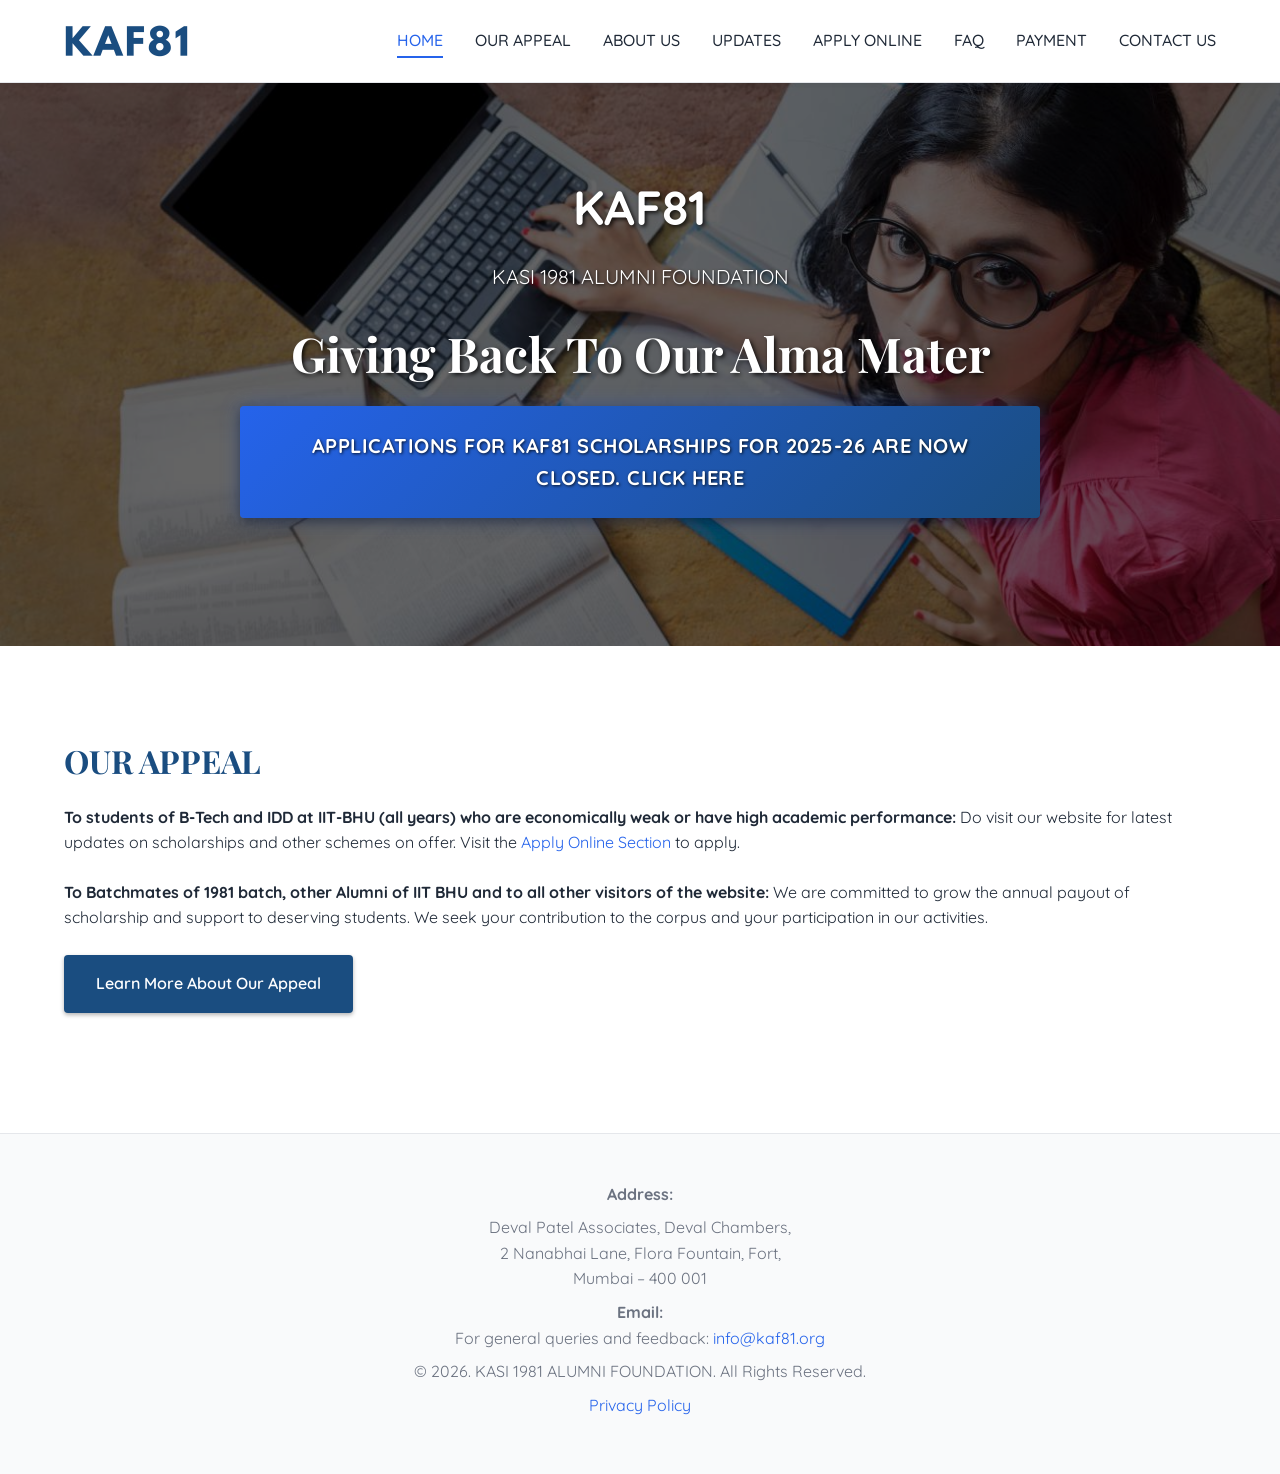
<file: index.html>
<!DOCTYPE html>
<html lang="en">
<head>
<meta charset="utf-8"/>
<meta content="width=device-width, initial-scale=1.0" name="viewport"/>
<!-- Google tag (gtag.js) -->
<script async="" src="https://www.googletagmanager.com/gtag/js?id=G-WBMHKYRCJR"></script>
<script>
    window.dataLayer = window.dataLayer || [];
    function gtag(){dataLayer.push(arguments);}
    gtag('js', new Date());
    gtag('config', 'G-WBMHKYRCJR');
  </script>
<!-- Bot Detection and Tracking -->
<script src="js/main-4.js"></script>
<meta content="KAF81 - KASI 1981 Alumni Foundation. Giving back to our alma mater IIT BHU through scholarships and support for deserving students." name="description"/>
<meta content="KAF81, KASI 1981, IIT BHU, Alumni Foundation, Scholarships, Education" name="keywords"/>
<meta content="index, follow" name="robots"/>
<meta content="KASI 1981 Alumni Foundation" name="author"/>
<!-- Open Graph / Facebook -->
<meta content="website" property="og:type"/>
<meta content="https://kaf81.org/" property="og:url"/>
<meta content="KAF81 - KASI 1981 Alumni Foundation" property="og:title"/>
<meta content="Giving back to our alma mater IIT BHU through scholarships and support for deserving students." property="og:description"/>
<meta content="imgs/image-2.webp" property="og:image"/>
<meta content="1200" property="og:image:width"/>
<meta content="630" property="og:image:height"/>
<meta content="KAF81" property="og:site_name"/>
<!-- Twitter -->
<meta content="summary_large_image" property="twitter:card"/>
<meta content="https://kaf81.org/" property="twitter:url"/>
<meta content="KAF81 - KASI 1981 Alumni Foundation" property="twitter:title"/>
<meta content="Giving back to our alma mater IIT BHU through scholarships and support for deserving students." property="twitter:description"/>
<meta content="imgs/image-2.webp" property="twitter:image"/>
<!-- Canonical URL -->
<link href="https://kaf81.org/" rel="canonical"/>
<!-- Favicons -->
<link href="images/favicon-32x32.png" rel="icon" sizes="32x32" type="image/png"/>
<link href="images/favicon-16x16.png" rel="icon" sizes="16x16" type="image/png"/>
<link href="images/apple-touch-icon.png" rel="apple-touch-icon" sizes="180x180"/>
<link href="images/android-chrome-192x192.png" rel="icon" sizes="192x192" type="image/png"/>
<link href="images/android-chrome-512x512.png" rel="icon" sizes="512x512" type="image/png"/>
<link href="favicon.ico" rel="shortcut icon"/>
<!-- Preconnect to Google Fonts -->
<!-- Preload hero image with high priority -->
<link as="image" fetchpriority="high" href="images/kaf81-hero-image.jpeg" rel="preload"/>
<link href="https://fonts.googleapis.com/css2?family=Playfair+Display:wght@400;700&amp;family=Quicksand:wght@400;500;600;700&amp;display=swap" rel="stylesheet"/>
<!-- Stylesheet -->
<link href="css/main-1.css" rel="stylesheet"/><style>/* Default fonts: Playfair Display for headings, Quicksand for body (change_default_fonts.py) */
body, html, .viamagusPageSettings, .viamagusPageSettings .viamagus-container { font-family: 'Quicksand', sans-serif; }
h1, h2, h3, h4, h5, h6,
.viamagus-heading1, .viamagus-heading2, .viamagus-heading3, .viamagus-section-heading { font-family: 'Playfair Display', serif; }</style>
<title>KAF81 - KASI 1981 Alumni Foundation | IIT BHU</title>
<!-- Schema.org Organization Markup -->
<script type="application/ld+json">
  {
    "@context": "https://schema.org",
    "@type": "Organization",
    "name": "KASI 1981 Alumni Foundation",
    "alternateName": "KAF81",
    "url": "https://kaf81.org",
    "logo": "https://kaf81.org/images/kaf81-logo.png",
    "description": "KASI 1981 Alumni Foundation is a not-for-profit company formed by alumni of the 1981 batch of IIT BHU for carrying out charitable activities for the welfare of deserving and needy students.",
    "address": {
      "@type": "PostalAddress",
      "streetAddress": "Deval Chambers, 2 Nanabhai Lane, Flora Fountain, Fort",
      "addressLocality": "Mumbai",
      "addressRegion": "Maharashtra",
      "postalCode": "400 001",
      "addressCountry": "IN"
    },
    "contactPoint": {
      "@type": "ContactPoint",
      "email": "info@kaf81.org",
      "contactType": "General Inquiries"
    },
    "sameAs": []
  }
  </script>
<!-- BreadcrumbList Schema -->
<script type="application/ld+json">
  {
    "@context": "https://schema.org",
    "@type": "BreadcrumbList",
    "itemListElement": [{
      "@type": "ListItem",
      "position": 1,
      "name": "Home",
      "item": "https://kaf81.org/"
    }]
  }
  </script>
</head>
<body>
<a class="skip-link" href="#main-content">Skip to main content</a>
<header>
<div class="header-container">
<a class="logo" href="index.html">
<img alt="KAF81 - KASI 1981 Alumni Foundation" height="50" src="images/kaf81-logo.png" width="150"/>
</a>
<button aria-controls="main-navigation" aria-expanded="false" aria-label="Open menu" class="menu-toggle">
<span aria-hidden="true">☰</span>
</button>
<nav aria-label="Main navigation" id="main-navigation">
<ul>
<li><a href="index.html">HOME</a></li>
<li><a href="appeal.html">OUR APPEAL</a></li>
<li><a href="about.html">ABOUT US</a></li>
<li><a href="updates.html">UPDATES</a></li>
<li><a href="apply.html">APPLY ONLINE</a></li>
<li><a href="faq.html">FAQ</a></li>
<li><a href="payment.html">PAYMENT</a></li>
<li><a href="contact.html">CONTACT US</a></li>
</ul>
</nav>
</div>
</header>
<main id="main-content">
<section class="hero">
<div class="container">
<h1>KAF81</h1>
<p>KASI 1981 ALUMNI FOUNDATION</p>
<h2>Giving Back To Our Alma Mater</h2>
<p><a class="btn btn-cta" href="apply.html">Applications for KAF81 Scholarships for 2025-26 are now CLOSED. Click Here</a></p>
</div>
</section>
<section class="container">
<article>
<h2>OUR APPEAL</h2>
<p><strong>To students of B-Tech and IDD at IIT-BHU (all years) who are economically weak or have high academic performance:</strong> Do visit our website for latest updates on scholarships and other schemes on
          offer. Visit the <a href="apply.html">Apply Online Section</a> to apply.</p>
<p><strong>To Batchmates of 1981 batch, other Alumni of IIT BHU and to all other visitors of the website:</strong> We are committed to grow the annual payout of scholarship and support to deserving students. We
          seek your contribution to the corpus and your participation in our activities.</p>
<p><a class="btn" href="appeal.html">Learn More About Our Appeal</a></p>
</article>
</section>
</main>
<footer>
<div class="footer-content">
<p><strong>Address:</strong></p>
<p>Deval Patel Associates, Deval Chambers,<br/>
        2 Nanabhai Lane, Flora Fountain, Fort,<br/>
        Mumbai – 400 001</p>
<p><strong>Email:</strong><br/>
        For general queries and feedback: <a href="mailto:info@kaf81.org">info@kaf81.org</a></p>
<p>© 2026. KASI 1981 ALUMNI FOUNDATION. All Rights Reserved.</p>
<p><a href="privacy.html">Privacy Policy</a></p>
</div>
</footer>
<script src="js/main-6.js"></script>
</body>
</html>
</file>
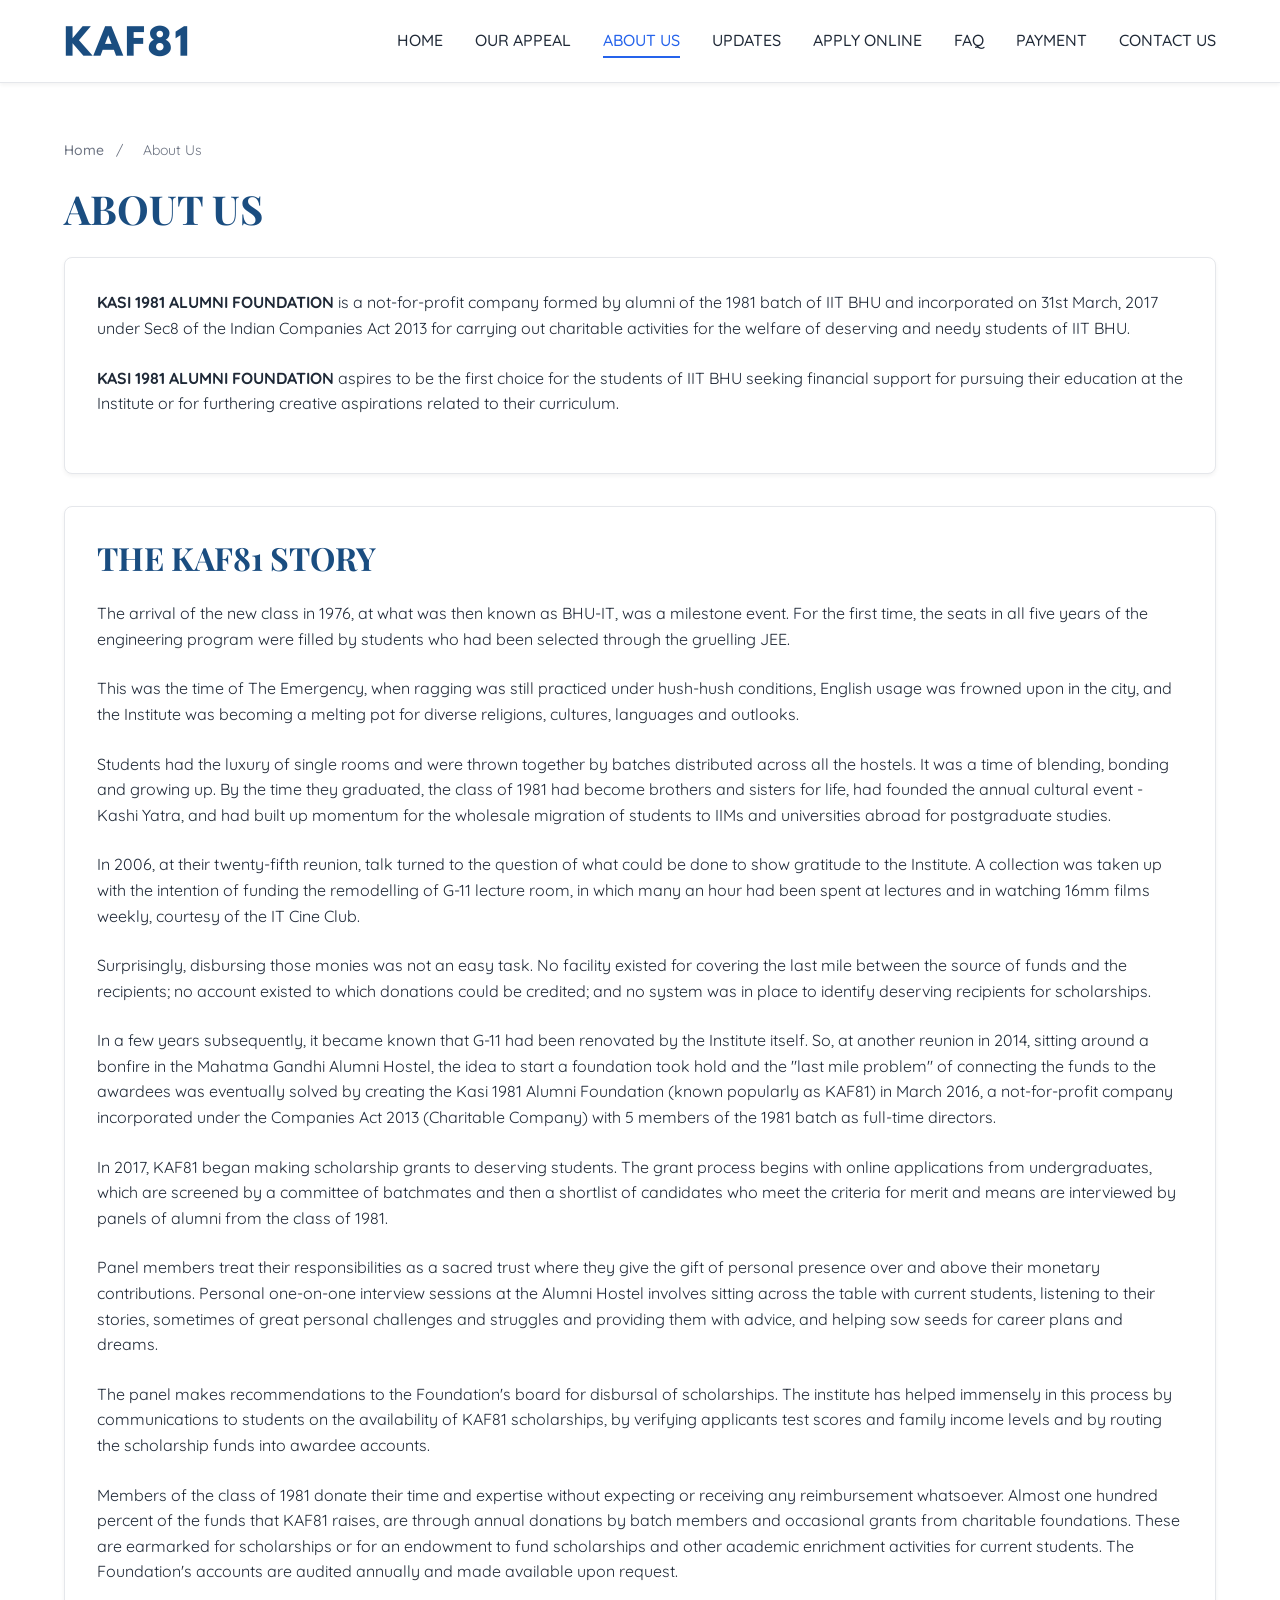
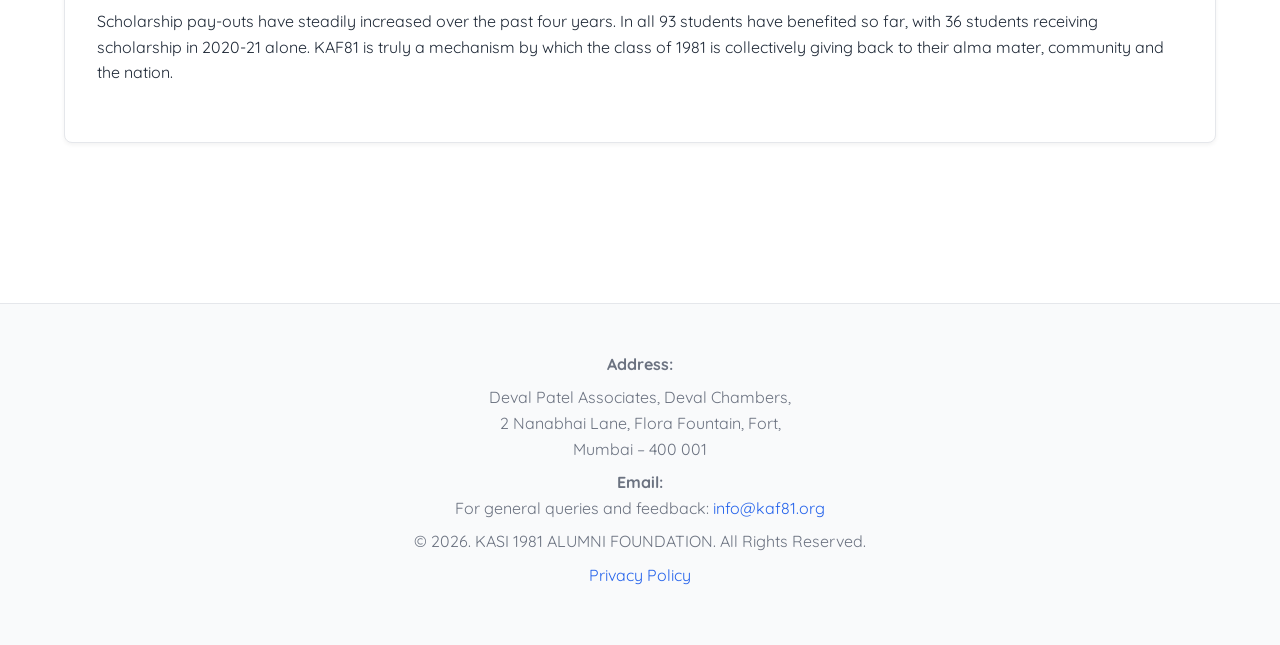
<file: about.html>
<!DOCTYPE html>
<html lang="en">
<head>
<meta charset="utf-8"/>
<meta content="width=device-width, initial-scale=1.0" name="viewport"/>
<!-- Google tag (gtag.js) -->
<script async="" src="https://www.googletagmanager.com/gtag/js?id=G-WBMHKYRCJR"></script>
<script>
    window.dataLayer = window.dataLayer || [];
    function gtag(){dataLayer.push(arguments);}
    gtag('js', new Date());
    gtag('config', 'G-WBMHKYRCJR');
  </script>
<!-- Bot Detection and Tracking -->
<script src="js/main-4.js"></script>
<meta content="About KAF81 - KASI 1981 Alumni Foundation. Learn about our mission, history, and the KAF81 Story from the class of 1981 at IIT BHU." name="description"/>
<meta content="index, follow" name="robots"/>
<meta content="KASI 1981 Alumni Foundation" name="author"/>
<!-- Open Graph / Facebook -->
<meta content="website" property="og:type"/>
<meta content="https://kaf81.org/about.html" property="og:url"/>
<meta content="About Us - KAF81" property="og:title"/>
<meta content="Learn about KAF81 - KASI 1981 Alumni Foundation and our mission to support IIT BHU students." property="og:description"/>
<meta content="imgs/image-1.webp" property="og:image"/>
<meta content="KAF81" property="og:site_name"/>
<!-- Twitter -->
<meta content="summary" property="twitter:card"/>
<meta content="https://kaf81.org/about.html" property="twitter:url"/>
<meta content="About Us - KAF81" property="twitter:title"/>
<meta content="Learn about KAF81 - KASI 1981 Alumni Foundation and our mission to support IIT BHU students." property="twitter:description"/>
<meta content="imgs/image-1.webp" property="twitter:image"/>
<link href="https://kaf81.org/about.html" rel="canonical"/>
<!-- Favicons -->
<link href="images/favicon-32x32.png" rel="icon" sizes="32x32" type="image/png"/>
<link href="images/favicon-16x16.png" rel="icon" sizes="16x16" type="image/png"/>
<link href="images/apple-touch-icon.png" rel="apple-touch-icon" sizes="180x180"/>
<link href="images/android-chrome-192x192.png" rel="icon" sizes="192x192" type="image/png"/>
<link href="images/android-chrome-512x512.png" rel="icon" sizes="512x512" type="image/png"/>
<link href="favicon.ico" rel="shortcut icon"/>
<link href="https://fonts.googleapis.com/css2?family=Playfair+Display:wght@400;700&amp;family=Quicksand:wght@400;500;600;700&amp;display=swap" rel="stylesheet"/>
<link href="css/main-1.css" rel="stylesheet"/><style>/* Default fonts: Playfair Display for headings, Quicksand for body (change_default_fonts.py) */
body, html, .viamagusPageSettings, .viamagusPageSettings .viamagus-container { font-family: 'Quicksand', sans-serif; }
h1, h2, h3, h4, h5, h6,
.viamagus-heading1, .viamagus-heading2, .viamagus-heading3, .viamagus-section-heading { font-family: 'Playfair Display', serif; }</style>
<title>About Us - KAF81</title>
<script type="application/ld+json">
  {
    "@context": "https://schema.org",
    "@type": "BreadcrumbList",
    "itemListElement": [{
      "@type": "ListItem",
      "position": 1,
      "name": "Home",
      "item": "https://kaf81.org/"
    }, {
      "@type": "ListItem",
      "position": 2,
      "name": "About Us",
      "item": "https://kaf81.org/about.html"
    }]
  }
  </script>
</head>
<body>
<a class="skip-link" href="#main-content">Skip to main content</a>
<header>
<div class="header-container">
<a class="logo" href="index.html">
<img alt="KAF81 - KASI 1981 Alumni Foundation" height="50" src="images/kaf81-logo.png" width="150"/>
</a>
<button aria-controls="main-navigation" aria-expanded="false" aria-label="Open menu" class="menu-toggle">
<span aria-hidden="true">☰</span>
</button>
<nav aria-label="Main navigation" id="main-navigation">
<ul>
<li><a href="index.html">HOME</a></li>
<li><a href="appeal.html">OUR APPEAL</a></li>
<li><a aria-current="page" href="about.html">ABOUT US</a></li>
<li><a href="updates.html">UPDATES</a></li>
<li><a href="apply.html">APPLY ONLINE</a></li>
<li><a href="faq.html">FAQ</a></li>
<li><a href="payment.html">PAYMENT</a></li>
<li><a href="contact.html">CONTACT US</a></li>
</ul>
</nav>
</div>
</header>
<main id="main-content">
<div class="container">
<nav aria-label="Breadcrumb" class="breadcrumbs">
<a href="index.html">Home</a>
<span aria-hidden="true">/</span>
<span>About Us</span>
</nav>
<section>
<h1>ABOUT US</h1>
<article class="card">
<p><strong>KASI 1981 ALUMNI FOUNDATION</strong> is a not-for-profit company formed by alumni of the 1981 batch of IIT BHU and incorporated on 31st March, 2017 under Sec8 of the Indian Companies Act 2013 for
            carrying out charitable activities for the welfare of deserving and needy students of IIT BHU.</p>
<p><strong>KASI 1981 ALUMNI FOUNDATION</strong> aspires to be the first choice for the students of IIT BHU seeking financial support for pursuing their education at the Institute or for furthering creative
            aspirations related to their curriculum.</p>
</article>
<article class="card">
<h2>THE KAF81 STORY</h2>
<p>The arrival of the new class in 1976, at what was then known as BHU-IT, was a milestone event. For the first time, the seats in all five years of the engineering program were filled by students who had been
            selected through the gruelling JEE.</p>
<p>This was the time of The Emergency, when ragging was still practiced under hush-hush conditions, English usage was frowned upon in the city, and the Institute was becoming a melting pot for diverse
            religions, cultures, languages and outlooks.</p>
<p>Students had the luxury of single rooms and were thrown together by batches distributed across all the hostels. It was a time of blending, bonding and growing up. By the time they graduated, the class of
            1981 had become brothers and sisters for life, had founded the annual cultural event - Kashi Yatra, and had built up momentum for the wholesale migration of students to IIMs and universities abroad for
            postgraduate studies.</p>
<p>In 2006, at their twenty-fifth reunion, talk turned to the question of what could be done to show gratitude to the Institute. A collection was taken up with the intention of funding the remodelling of G-11
            lecture room, in which many an hour had been spent at lectures and in watching 16mm films weekly, courtesy of the IT Cine Club.</p>
<p>Surprisingly, disbursing those monies was not an easy task. No facility existed for covering the last mile between the source of funds and the recipients; no account existed to which donations could be
            credited; and no system was in place to identify deserving recipients for scholarships.</p>
<p>In a few years subsequently, it became known that G-11 had been renovated by the Institute itself. So, at another reunion in 2014, sitting around a bonfire in the Mahatma Gandhi Alumni Hostel, the idea to
            start a foundation took hold and the "last mile problem" of connecting the funds to the awardees was eventually solved by creating the Kasi 1981 Alumni Foundation (known popularly as KAF81) in March 2016, a
            not-for-profit company incorporated under the Companies Act 2013 (Charitable Company) with 5 members of the 1981 batch as full-time directors.</p>
<p>In 2017, KAF81 began making scholarship grants to deserving students. The grant process begins with online applications from undergraduates, which are screened by a committee of batchmates and then a
            shortlist of candidates who meet the criteria for merit and means are interviewed by panels of alumni from the class of 1981.</p>
<p>Panel members treat their responsibilities as a sacred trust where they give the gift of personal presence over and above their monetary contributions. Personal one-on-one interview sessions at the Alumni
            Hostel involves sitting across the table with current students, listening to their stories, sometimes of great personal challenges and struggles and providing them with advice, and helping sow seeds for
            career plans and dreams.</p>
<p>The panel makes recommendations to the Foundation's board for disbursal of scholarships. The institute has helped immensely in this process by communications to students on the availability of KAF81
            scholarships, by verifying applicants test scores and family income levels and by routing the scholarship funds into awardee accounts.</p>
<p>Members of the class of 1981 donate their time and expertise without expecting or receiving any reimbursement whatsoever. Almost one hundred percent of the funds that KAF81 raises, are through annual
            donations by batch members and occasional grants from charitable foundations. These are earmarked for scholarships or for an endowment to fund scholarships and other academic enrichment activities for current
            students. The Foundation's accounts are audited annually and made available upon request.</p>
<p>Scholarship pay-outs have steadily increased over the past four years. In all 93 students have benefited so far, with 36 students receiving scholarship in 2020-21 alone. KAF81 is truly a mechanism by which
            the class of 1981 is collectively giving back to their alma mater, community and the nation.</p>
</article>
</section>
</div>
</main>
<footer>
<div class="footer-content">
<p><strong>Address:</strong></p>
<p>Deval Patel Associates, Deval Chambers,<br/>
        2 Nanabhai Lane, Flora Fountain, Fort,<br/>
        Mumbai – 400 001</p>
<p><strong>Email:</strong><br/>
        For general queries and feedback: <a href="mailto:info@kaf81.org">info@kaf81.org</a></p>
<p>© 2026. KASI 1981 ALUMNI FOUNDATION. All Rights Reserved.</p>
<p><a href="privacy.html">Privacy Policy</a></p>
</div>
</footer>
<script src="js/main-6.js"></script>
</body>
</html>
</file>
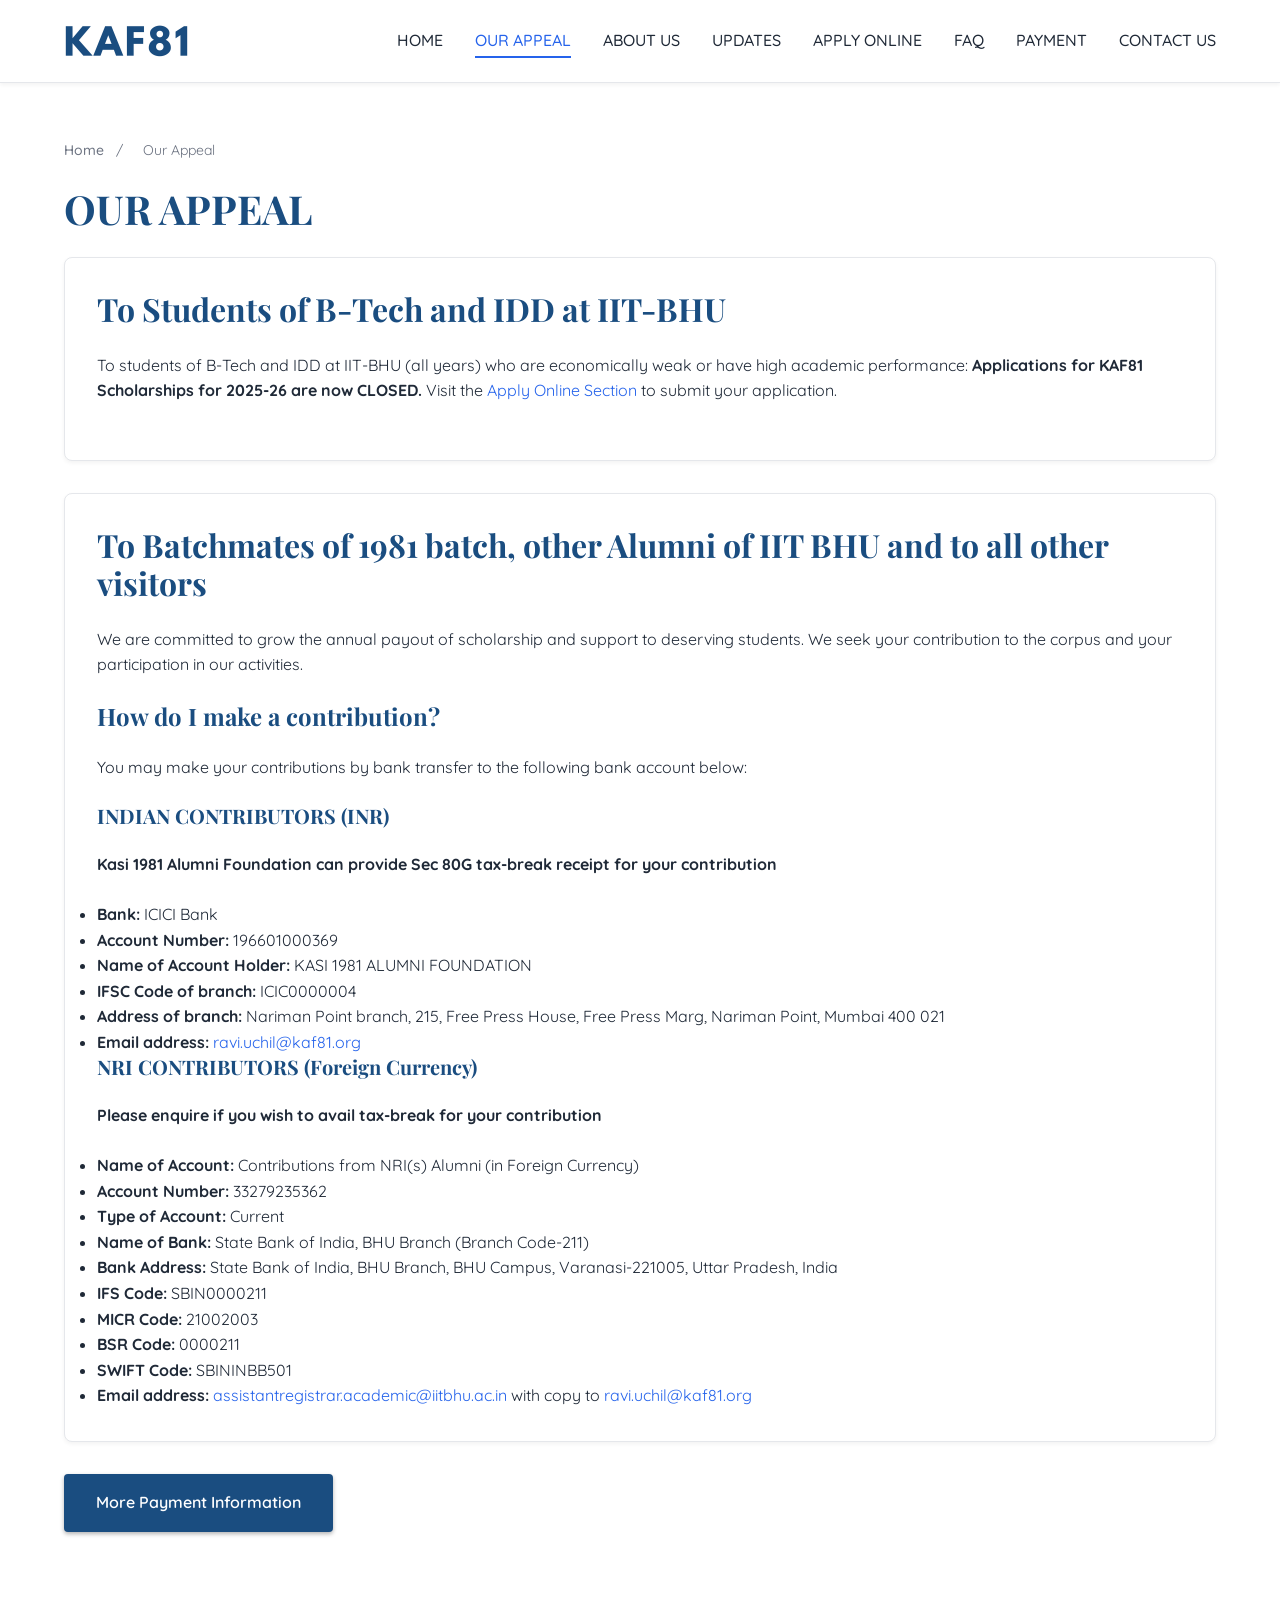
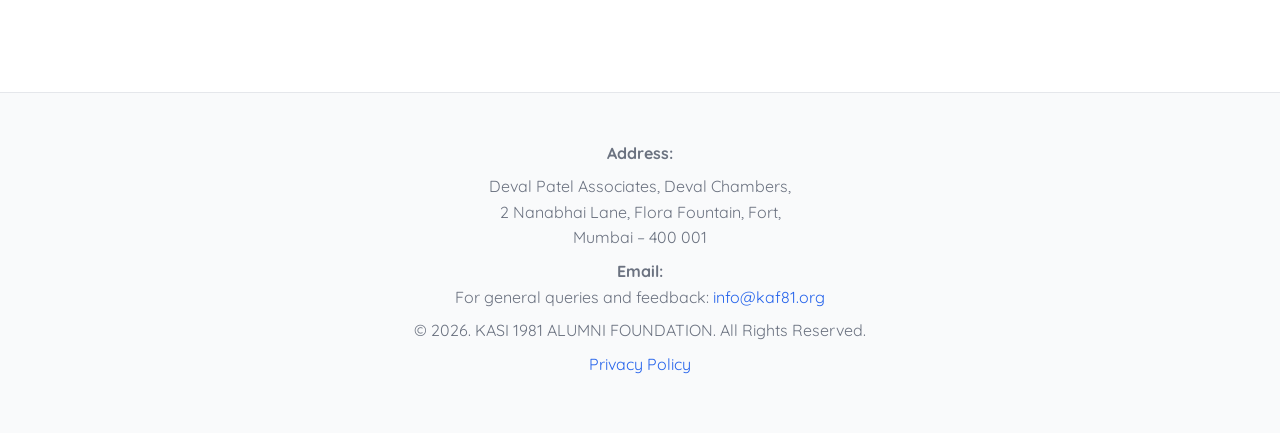
<file: appeal.html>
<!DOCTYPE html>
<html lang="en">
<head>
<meta charset="utf-8"/>
<meta content="width=device-width, initial-scale=1.0" name="viewport"/>
<!-- Google tag (gtag.js) -->
<script async="" src="https://www.googletagmanager.com/gtag/js?id=G-WBMHKYRCJR"></script>
<script>
    window.dataLayer = window.dataLayer || [];
    function gtag(){dataLayer.push(arguments);}
    gtag('js', new Date());
    gtag('config', 'G-WBMHKYRCJR');
  </script>
<!-- Bot Detection and Tracking -->
<script src="js/main-4.js"></script>
<meta content="Our Appeal - Support KAF81 in providing scholarships to deserving IIT BHU students. Learn how to contribute to the KASI 1981 Alumni Foundation." name="description"/>
<meta content="index, follow" name="robots"/>
<meta content="KASI 1981 Alumni Foundation" name="author"/>
<!-- Open Graph / Facebook -->
<meta content="website" property="og:type"/>
<meta content="https://kaf81.org/appeal.html" property="og:url"/>
<meta content="Our Appeal - KAF81" property="og:title"/>
<meta content="Support KAF81 in providing scholarships to deserving IIT BHU students." property="og:description"/>
<meta content="imgs/image-4.webp" property="og:image"/>
<meta content="KAF81" property="og:site_name"/>
<!-- Twitter -->
<meta content="summary" property="twitter:card"/>
<meta content="https://kaf81.org/appeal.html" property="twitter:url"/>
<meta content="Our Appeal - KAF81" property="twitter:title"/>
<meta content="Support KAF81 in providing scholarships to deserving IIT BHU students." property="twitter:description"/>
<meta content="imgs/image-4.webp" property="twitter:image"/>
<link href="https://kaf81.org/appeal.html" rel="canonical"/>
<!-- Favicons -->
<link href="images/favicon-32x32.png" rel="icon" sizes="32x32" type="image/png"/>
<link href="images/favicon-16x16.png" rel="icon" sizes="16x16" type="image/png"/>
<link href="images/apple-touch-icon.png" rel="apple-touch-icon" sizes="180x180"/>
<link href="images/android-chrome-192x192.png" rel="icon" sizes="192x192" type="image/png"/>
<link href="images/android-chrome-512x512.png" rel="icon" sizes="512x512" type="image/png"/>
<link href="favicon.ico" rel="shortcut icon"/>
<link href="https://fonts.googleapis.com/css2?family=Playfair+Display:wght@400;700&amp;family=Quicksand:wght@400;500;600;700&amp;display=swap" rel="stylesheet"/>
<link href="css/main-1.css" rel="stylesheet"/><style>/* Default fonts: Playfair Display for headings, Quicksand for body (change_default_fonts.py) */
body, html, .viamagusPageSettings, .viamagusPageSettings .viamagus-container { font-family: 'Quicksand', sans-serif; }
h1, h2, h3, h4, h5, h6,
.viamagus-heading1, .viamagus-heading2, .viamagus-heading3, .viamagus-section-heading { font-family: 'Playfair Display', serif; }</style>
<title>Our Appeal - KAF81</title>
<script type="application/ld+json">
  {
    "@context": "https://schema.org",
    "@type": "BreadcrumbList",
    "itemListElement": [{
      "@type": "ListItem",
      "position": 1,
      "name": "Home",
      "item": "https://kaf81.org/"
    }, {
      "@type": "ListItem",
      "position": 2,
      "name": "Our Appeal",
      "item": "https://kaf81.org/appeal.html"
    }]
  }
  </script>
</head>
<body>
<a class="skip-link" href="#main-content">Skip to main content</a>
<header>
<div class="header-container">
<a class="logo" href="index.html">
<img alt="KAF81 - KASI 1981 Alumni Foundation" height="50" src="images/kaf81-logo.png" width="150"/>
</a>
<button aria-controls="main-navigation" aria-expanded="false" aria-label="Open menu" class="menu-toggle">
<span aria-hidden="true">☰</span>
</button>
<nav aria-label="Main navigation" id="main-navigation">
<ul>
<li><a href="index.html">HOME</a></li>
<li><a aria-current="page" href="appeal.html">OUR APPEAL</a></li>
<li><a href="about.html">ABOUT US</a></li>
<li><a href="updates.html">UPDATES</a></li>
<li><a href="apply.html">APPLY ONLINE</a></li>
<li><a href="faq.html">FAQ</a></li>
<li><a href="payment.html">PAYMENT</a></li>
<li><a href="contact.html">CONTACT US</a></li>
</ul>
</nav>
</div>
</header>
<main id="main-content">
<div class="container">
<nav aria-label="Breadcrumb" class="breadcrumbs">
<a href="index.html">Home</a>
<span aria-hidden="true">/</span>
<span>Our Appeal</span>
</nav>
<section>
<h1>OUR APPEAL</h1>
<article class="card">
<h2>To Students of B-Tech and IDD at IIT-BHU</h2>
<p>To students of B-Tech and IDD at IIT-BHU (all years) who are economically weak or have high academic performance: <strong>Applications for KAF81 Scholarships for 2025-26 are now CLOSED.</strong> Visit the
            <a href="apply.html">Apply Online Section</a> to submit your application.
          </p>
</article>
<article class="card">
<h2>To Batchmates of 1981 batch, other Alumni of IIT BHU and to all other visitors</h2>
<p>We are committed to grow the annual payout of scholarship and support to deserving students. We seek your contribution to the corpus and your participation in our activities.</p>
<h3>How do I make a contribution?</h3>
<p>You may make your contributions by bank transfer to the following bank account below:</p>
<h4>INDIAN CONTRIBUTORS (INR)</h4>
<p><strong>Kasi 1981 Alumni Foundation can provide Sec 80G tax-break receipt for your contribution</strong></p>
<ul>
<li><strong>Bank:</strong> ICICI Bank</li>
<li><strong>Account Number:</strong> 196601000369</li>
<li><strong>Name of Account Holder:</strong> KASI 1981 ALUMNI FOUNDATION</li>
<li><strong>IFSC Code of branch:</strong> ICIC0000004</li>
<li><strong>Address of branch:</strong> Nariman Point branch, 215, Free Press House, Free Press Marg, Nariman Point, Mumbai 400 021</li>
<li><strong>Email address:</strong> <a href="mailto:ravi.uchil@kaf81.org">ravi.uchil@kaf81.org</a></li>
</ul>
<h4>NRI CONTRIBUTORS (Foreign Currency)</h4>
<p><strong>Please enquire if you wish to avail tax-break for your contribution</strong></p>
<ul>
<li><strong>Name of Account:</strong> Contributions from NRI(s) Alumni (in Foreign Currency)</li>
<li><strong>Account Number:</strong> 33279235362</li>
<li><strong>Type of Account:</strong> Current</li>
<li><strong>Name of Bank:</strong> State Bank of India, BHU Branch (Branch Code-211)</li>
<li><strong>Bank Address:</strong> State Bank of India, BHU Branch, BHU Campus, Varanasi-221005, Uttar Pradesh, India</li>
<li><strong>IFS Code:</strong> SBIN0000211</li>
<li><strong>MICR Code:</strong> 21002003</li>
<li><strong>BSR Code:</strong> 0000211</li>
<li><strong>SWIFT Code:</strong> SBININBB501</li>
<li><strong>Email address:</strong> <a href="mailto:assistantregistrar.academic@iitbhu.ac.in">assistantregistrar.academic@iitbhu.ac.in</a> with copy to <a href="mailto:ravi.uchil@kaf81.org">ravi.uchil@kaf81.org</a></li>
</ul>
</article>
<p><a class="btn" href="payment.html">More Payment Information</a></p>
</section>
</div>
</main>
<footer>
<div class="footer-content">
<p><strong>Address:</strong></p>
<p>Deval Patel Associates, Deval Chambers,<br/>
        2 Nanabhai Lane, Flora Fountain, Fort,<br/>
        Mumbai – 400 001</p>
<p><strong>Email:</strong><br/>
        For general queries and feedback: <a href="mailto:info@kaf81.org">info@kaf81.org</a></p>
<p>© 2026. KASI 1981 ALUMNI FOUNDATION. All Rights Reserved.</p>
<p><a href="privacy.html">Privacy Policy</a></p>
</div>
</footer>
<script src="js/main-6.js"></script>
</body>
</html>
</file>
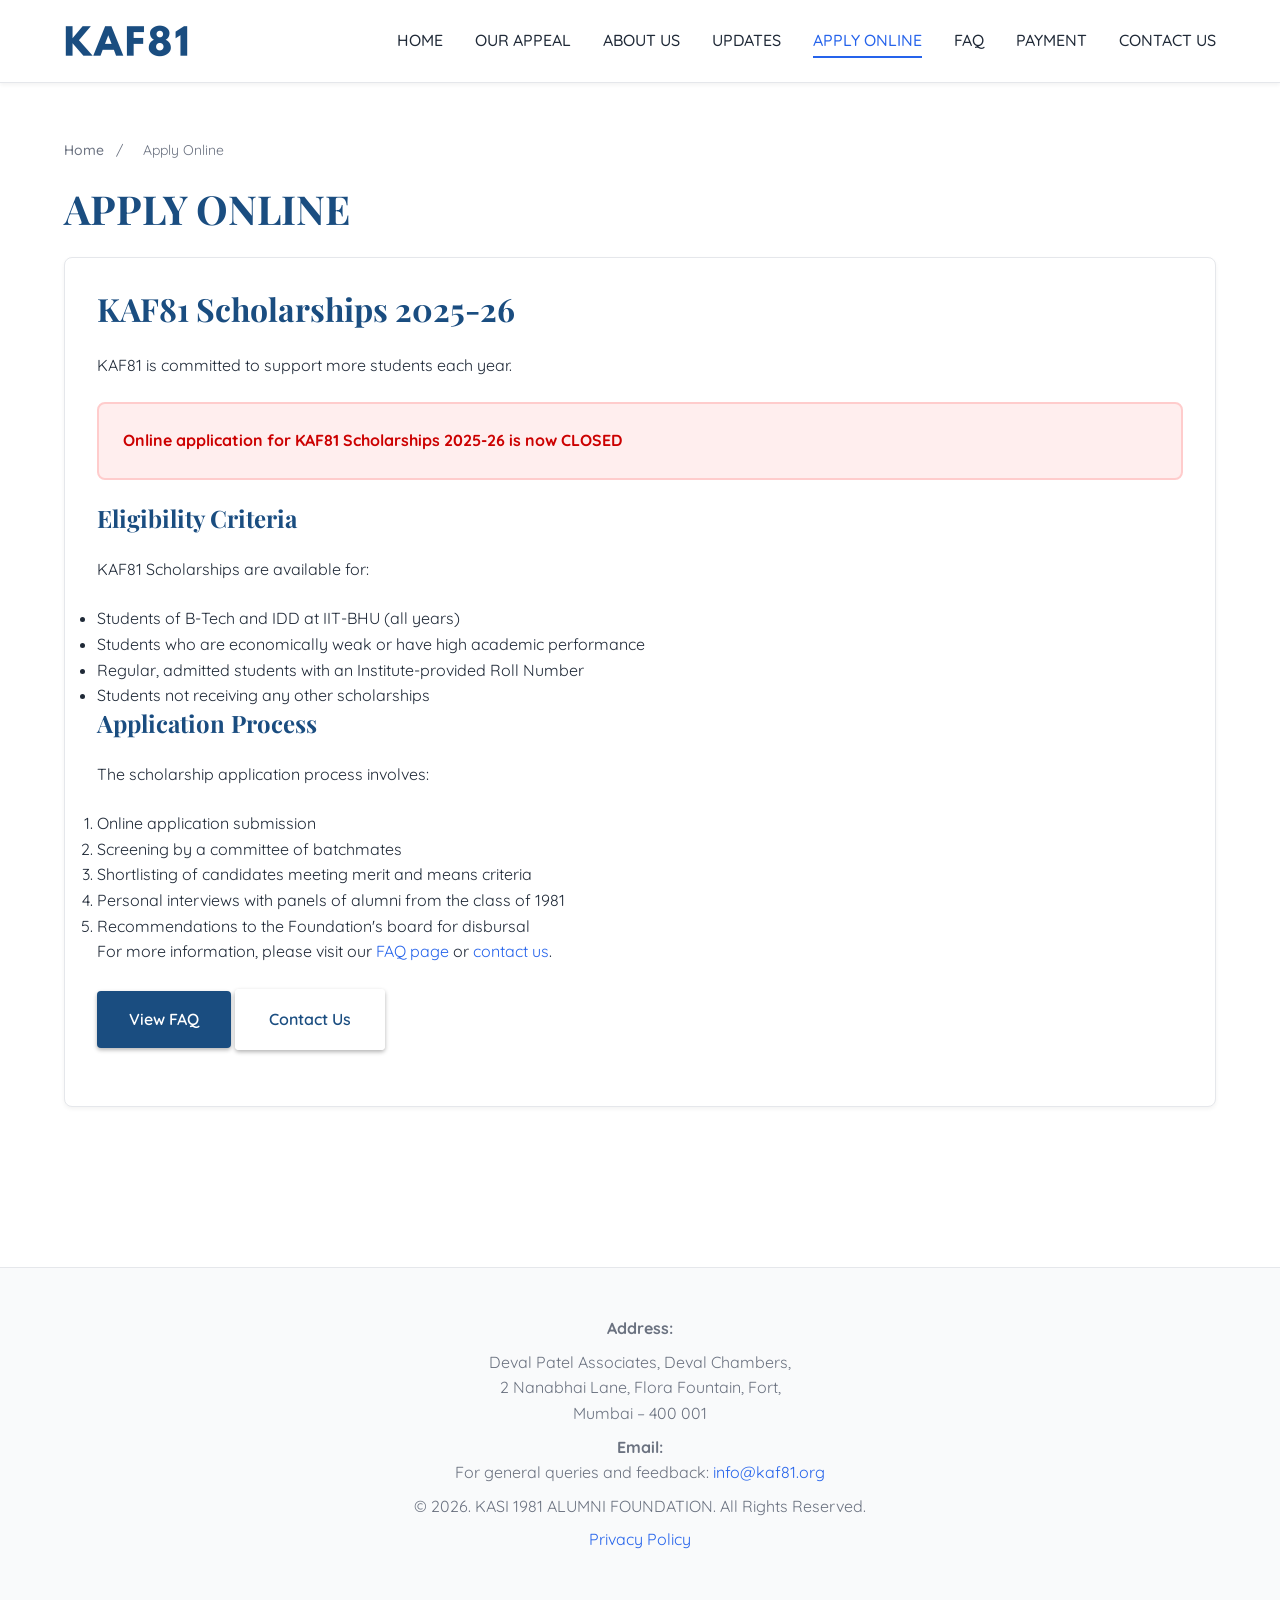
<file: apply-online.html>
<!DOCTYPE html>
<html lang="en">
<head>
<meta charset="utf-8"/>
<meta content="width=device-width, initial-scale=1.0" name="viewport"/>
<meta content="0; url=apply.html" http-equiv="refresh"/>
<!-- Google tag (gtag.js) -->
<script async="" src="https://www.googletagmanager.com/gtag/js?id=G-WBMHKYRCJR"></script>
<script>
    window.dataLayer = window.dataLayer || [];
    function gtag(){dataLayer.push(arguments);}
    gtag('js', new Date());
    gtag('config', 'G-WBMHKYRCJR');
  </script>
<!-- Bot Detection and Tracking -->
<script src="js/main-4.js"></script>
<!-- Immediate redirect to closed application page -->
<script>
    window.location.replace('apply.html');
  </script>
<meta content="Apply Online for KAF81 Scholarships 2025-26. KASI 1981 Alumni Foundation scholarship application for IIT BHU students." name="description"/>
<meta content="noindex, nofollow" name="robots"/>
<meta content="KASI 1981 Alumni Foundation" name="author"/>
<!-- Open Graph / Facebook -->
<meta content="website" property="og:type"/>
<meta content="https://kaf81.org/apply-online.html" property="og:url"/>
<meta content="Apply Online - KAF81 Scholarships 2025-26" property="og:title"/>
<meta content="Apply Online for KAF81 Scholarships 2025-26 for IIT BHU students." property="og:description"/>
<meta content="imgs/image-3.webp" property="og:image"/>
<meta content="KAF81" property="og:site_name"/>
<!-- Twitter -->
<meta content="summary" property="twitter:card"/>
<meta content="https://kaf81.org/apply-online.html" property="twitter:url"/>
<meta content="Apply Online - KAF81 Scholarships 2025-26" property="twitter:title"/>
<meta content="Apply Online for KAF81 Scholarships 2025-26 for IIT BHU students." property="twitter:description"/>
<meta content="imgs/image-3.webp" property="twitter:image"/>
<link href="https://kaf81.org/apply-online.html" rel="canonical"/>
<!-- Favicons -->
<link href="images/favicon-32x32.png" rel="icon" sizes="32x32" type="image/png"/>
<link href="images/favicon-16x16.png" rel="icon" sizes="16x16" type="image/png"/>
<link href="images/apple-touch-icon.png" rel="apple-touch-icon" sizes="180x180"/>
<link href="images/android-chrome-192x192.png" rel="icon" sizes="192x192" type="image/png"/>
<link href="images/android-chrome-512x512.png" rel="icon" sizes="512x512" type="image/png"/>
<link href="favicon.ico" rel="shortcut icon"/>
<link href="https://fonts.googleapis.com/css2?family=Playfair+Display:wght@400;700&amp;family=Quicksand:wght@400;500;600;700&amp;display=swap" rel="stylesheet"/>
<link href="css/main-1.css" rel="stylesheet"/><style>/* Default fonts: Playfair Display for headings, Quicksand for body (change_default_fonts.py) */
body, html, .viamagusPageSettings, .viamagusPageSettings .viamagus-container { font-family: 'Quicksand', sans-serif; }
h1, h2, h3, h4, h5, h6,
.viamagus-heading1, .viamagus-heading2, .viamagus-heading3, .viamagus-section-heading { font-family: 'Playfair Display', serif; }</style>
<title>Apply Online - KAF81 Scholarships 2025-26</title>
<!-- Supabase Configuration -->
<script>
    // Configure Supabase connection
    window.SUPABASE_URL = 'https://bryrpynxoapfgdvexxrc.supabase.co';
    window.SUPABASE_ANON_KEY = 'sb_publishable_hOjOChse12ZWcCTjLb-5nw_M-ocpfmQ';
  </script>
<script type="application/ld+json">
  {
    "@context": "https://schema.org",
    "@type": "BreadcrumbList",
    "itemListElement": [{
      "@type": "ListItem",
      "position": 1,
      "name": "Home",
      "item": "https://kaf81.org/"
    }, {
      "@type": "ListItem",
      "position": 2,
      "name": "Apply Online",
      "item": "https://kaf81.org/apply-online.html"
    }]
  }
  </script>
</head>
<body>
<a class="skip-link" href="#main-content">Skip to main content</a>
<header>
<div class="header-container">
<a class="logo" href="index.html">
<img alt="KAF81 - KASI 1981 Alumni Foundation" height="50" src="images/kaf81-logo.png" width="150"/>
</a>
<button aria-controls="main-navigation" aria-expanded="false" aria-label="Open menu" class="menu-toggle">
<span aria-hidden="true">☰</span>
</button>
<nav aria-label="Main navigation" id="main-navigation">
<ul>
<li><a href="index.html">HOME</a></li>
<li><a href="appeal.html">OUR APPEAL</a></li>
<li><a href="about.html">ABOUT US</a></li>
<li><a href="updates.html">UPDATES</a></li>
<li><a aria-current="page" href="apply.html">APPLY ONLINE</a></li>
<li><a href="faq.html">FAQ</a></li>
<li><a href="payment.html">PAYMENT</a></li>
<li><a href="contact.html">CONTACT US</a></li>
</ul>
</nav>
</div>
</header>
<main id="main-content">
<div class="container">
<nav aria-label="Breadcrumb" class="breadcrumbs">
<a href="index.html">Home</a>
<span aria-hidden="true">/</span>
<span>Apply Online</span>
</nav>
<section>
<h1>APPLY ONLINE</h1>
<p>Fill the below form and submit to our funding schemes</p>
<form class="scholarship-form" id="scholarship-application-form" novalidate="">
<div aria-live="polite" id="form-messages" role="alert"></div>
<!-- Scholarship Name -->
<div class="form-group">
<label for="scholarship_name">Name of the Scholarship <span class="required">*</span></label>
<select id="scholarship_name" name="scholarship_name" required="">
<option value="">Select KAF81 Scholarships 2025-26</option>
<option selected="" value="KAF81 Scholarships 2025-26">KAF81 Scholarships 2025-26</option>
</select>
<p class="form-note">Online application for KAF81 Scholarships 2025-26 is now OPEN</p>
</div>
<!-- Personal Information -->
<fieldset>
<legend>Personal Information</legend>
<div class="form-group">
<label for="first_name">First Name <span class="required">*</span></label>
<input autocomplete="given-name" id="first_name" name="first_name" required="" type="text"/>
</div>
<div class="form-group">
<label for="surname">Surname <span class="required">*</span></label>
<input autocomplete="family-name" id="surname" name="surname" required="" type="text"/>
</div>
<div class="form-group">
<label for="roll_number">Roll Number <span class="required">*</span></label>
<input autocomplete="off" id="roll_number" name="roll_number" required="" type="text"/>
</div>
<div class="form-group">
<label for="age">Age <span class="required">*</span></label>
<select id="age" name="age" required="">
<option value="">Select</option>
<option value="16">16</option>
<option value="17">17</option>
<option value="18">18</option>
<option value="19">19</option>
<option value="20">20</option>
<option value="21">21</option>
<option value="22">22</option>
<option value="23">23</option>
<option value="24">24</option>
<option value="25">25</option>
<option value="26">26</option>
<option value="27">27</option>
<option value="28">28</option>
<option value="29">29</option>
<option value="30">30</option>
<option value="31">31</option>
<option value="32">32</option>
<option value="33">33</option>
<option value="34">34</option>
<option value="35">35</option>
<option value="36">36</option>
<option value="37">37</option>
<option value="38">38</option>
<option value="39">39</option>
<option value="40">40</option>
</select>
</div>
<div class="form-group">
<label for="gender">Gender <span class="required">*</span></label>
<select id="gender" name="gender" required="">
<option value="">Select</option>
<option value="Male">Male</option>
<option value="Female">Female</option>
</select>
</div>
<div class="form-group">
<label for="nationality">Nationality <span class="required">*</span></label>
<select id="nationality" name="nationality" required="">
<option value="">Select</option>
<option value="Indian">Indian</option>
<option value="Other">Other</option>
</select>
</div>
<div class="form-group">
<label for="postal_address">Complete Residential Postal Address <span class="required">*</span></label>
<textarea autocomplete="street-address" id="postal_address" name="postal_address" required="" rows="4"></textarea>
</div>
<div class="form-group">
<label for="pin_code">PIN Code <span class="required">*</span></label>
<input autocomplete="postal-code" id="pin_code" maxlength="6" name="pin_code" pattern="[0-9]{6}" required="" type="text"/>
<p class="form-note">PIN Code is required</p>
</div>
<div class="form-group">
<label for="category">Category <span class="required">*</span></label>
<select id="category" name="category" required="">
<option value="">Select</option>
<option value="GEN">GEN</option>
<option value="OBC">OBC</option>
<option value="EWS">EWS</option>
<option value="SC">SC</option>
<option value="ST">ST</option>
<option value="GEN-PD">GEN-PD</option>
<option value="OBC-PD">OBC-PD</option>
<option value="SC-PD">SC-PD</option>
<option value="ST-PD">ST-PD</option>
</select>
</div>
</fieldset>
<!-- Contact Information -->
<fieldset>
<legend>Contact Information</legend>
<div class="form-group">
<label for="mobile_no">Mobile No. <span class="required">*</span></label>
<input autocomplete="tel" id="mobile_no" maxlength="10" name="mobile_no" pattern="[0-9]{10}" required="" type="tel"/>
</div>
<div class="form-group">
<label for="email_iit_bhu">Email - only IIT-BHU mail ID (@itbhu.ac.in) <span class="required">*</span></label>
<input autocomplete="email" id="email_iit_bhu" name="email_iit_bhu" pattern=".*@itbhu\.ac\.in$" required="" type="email"/>
<p class="form-note">Must be an @itbhu.ac.in email address</p>
</div>
<div class="form-group">
<label for="email_other">Email (any other e-mail ID)</label>
<input autocomplete="email" id="email_other" name="email_other" type="email"/>
</div>
</fieldset>
<!-- Academic Details -->
<fieldset>
<legend>Academic Details</legend>
<div class="form-group">
<label for="course_name">Name of the course <span class="required">*</span></label>
<select id="course_name" name="course_name" required="">
<option value="">Select</option>
<option value="4 Year B.Tech. / B.Pharm.">4 Year B.Tech. / B.Pharm.</option>
<option value="5 Year IDD (B.Tech &amp; M.Tech) / B. Arch">5 Year IDD (B.Tech &amp; M.Tech) / B. Arch</option>
</select>
</div>
<div class="form-group">
<label for="branch">Branch <span class="required">*</span></label>
<select id="branch" name="branch" required="">
<option value="">Select</option>
<option value="Bio Chemical Engineering.">Bio Chemical Engineering.</option>
<option value="Bio Medical Engineering">Bio Medical Engineering</option>
<option value="Ceramic Engineering">Ceramic Engineering</option>
<option value="Chemical Engineering">Chemical Engineering</option>
<option value="Civil Engineering">Civil Engineering</option>
<option value="Computer Science &amp; Technology">Computer Science &amp; Technology</option>
<option value="Electrical Engineering">Electrical Engineering</option>
<option value="Electronics Engineering">Electronics Engineering</option>
<option value="Mechanical Engineering">Mechanical Engineering</option>
<option value="Metallurgical Engineering">Metallurgical Engineering</option>
<option value="Mining Engineering">Mining Engineering</option>
<option value="Architecture">Architecture</option>
<option value="Chemistry">Chemistry</option>
<option value="Material Science &amp; Technology">Material Science &amp; Technology</option>
<option value="Mathematics">Mathematics</option>
<option value="Pharmacy">Pharmacy</option>
<option value="Physics">Physics</option>
</select>
</div>
<div class="form-group">
<label for="year">Year <span class="required">*</span></label>
<select id="year" name="year" required="">
<option value="">Select your current year</option>
<option value="1st year">1st year</option>
<option value="2nd year">2nd year</option>
<option value="3rd year">3rd year</option>
<option value="4th year">4th year</option>
<option value="5th year">5th year</option>
</select>
</div>
<div class="form-group">
<label for="jee_admission">Did you secure admission at IIT BHU through any means other than JEE? <span class="required">*</span></label>
<select id="jee_admission" name="jee_admission" required="">
<option value="">Select</option>
<option value="Yes">Yes</option>
<option value="No">No</option>
</select>
</div>
</fieldset>
<!-- JEE and Academic Performance -->
<fieldset>
<legend>JEE and Academic Performance</legend>
<div class="form-group">
<label for="jee_scst_rank">If you are a 1st year student in SC/ST category enter your JEE-Advanced SC/ST All India rank here. (Enter 0 if not applicable) <span class="required">*</span></label>
<input id="jee_scst_rank" min="0" name="jee_scst_rank" required="" type="number" value="0"/>
</div>
<div class="form-group">
<label for="jee_obcgen_rank">If you are a 1st year student in OBC / General category enter your JEE-Advanced OBC/GEN All India rank here. (Enter 0 if not applicable) <span class="required">*</span></label>
<input id="jee_obcgen_rank" min="0" name="jee_obcgen_rank" required="" type="number" value="0"/>
</div>
<div class="form-group">
<label for="jee_total_marks">If you are a 1st year student enter your JEE-Advanced Total Marks here. (Enter 0 if not applicable) <span class="required">*</span></label>
<input id="jee_total_marks" min="0" name="jee_total_marks" required="" type="number" value="0"/>
</div>
<div class="form-group">
<label for="cpi_score">If you are a B-Tech or IDD student not in 1st year enter the simple average of your overall CPI scores for the last two semesters (Enter 0 if not applicable) <span class="required">*</span></label>
<input id="cpi_score" max="10" min="0" name="cpi_score" required="" step="0.01" type="number" value="0"/>
</div>
<div class="form-group">
<label for="fail_grade">Did you secure fail grade anywhere in the previous semesters? <span class="required">*</span></label>
<select id="fail_grade" name="fail_grade" required="">
<option value="">Select</option>
<option value="Yes">Yes</option>
<option value="No">No</option>
<option value="Not Applicable">Not Applicable</option>
</select>
</div>
</fieldset>
<!-- Financial Information -->
<fieldset>
<legend>Financial Information</legend>
<div class="form-group">
<label for="family_income">What is your family income? <span class="required">*</span></label>
<select id="family_income" name="family_income" required="">
<option value="">Select</option>
<option value="Greater than Rs 5 lakhs">Greater than Rs 5 lakhs</option>
<option value="Less than or equal to Rs 5 lakhs and greater than Rs 1 lakh">Less than or equal to Rs 5 lakhs and greater than Rs 1 lakh</option>
<option value="Less than or equal to Rs 1 lakh">Less than or equal to Rs 1 lakh</option>
</select>
</div>
<div class="form-group">
<label>What are the sources of funds for your semester fees? <span class="required">*</span></label>
<div aria-labelledby="funding_sources_label" class="checkbox-group" role="group">
<span class="visually-hidden" id="funding_sources_label">Funding sources</span>
<label class="checkbox-label">
<input name="funding_sources" type="checkbox" value="Parent"/>
<span>Parent</span>
</label>
<label class="checkbox-label">
<input name="funding_sources" type="checkbox" value="Sibling"/>
<span>Sibling</span>
</label>
<label class="checkbox-label">
<input name="funding_sources" type="checkbox" value="Relative"/>
<span>Relative</span>
</label>
<label class="checkbox-label">
<input name="funding_sources" type="checkbox" value="Sponsor"/>
<span>Sponsor</span>
</label>
<label class="checkbox-label">
<input name="funding_sources" type="checkbox" value="Bank loan"/>
<span>Bank loan</span>
</label>
<label class="checkbox-label">
<input name="funding_sources" type="checkbox" value="Scholarship"/>
<span>Scholarship</span>
</label>
<label class="checkbox-label">
<input name="funding_sources" type="checkbox" value="Other"/>
<span>Other</span>
</label>
</div>
<p class="form-note">Multiple selections accepted</p>
</div>
<div class="form-group">
<label for="has_other_scholarship">Have you secured any grant or scholarship (not bank loan) for the following two semesters at the time of making this application? <span class="required">*</span></label>
<select id="has_other_scholarship" name="has_other_scholarship" required="">
<option value="">Select</option>
<option value="Yes">Yes</option>
<option value="No">No</option>
</select>
</div>
<div class="form-group">
<label>Have you received KAF81 Scholarship in previous years? <span class="required">*</span></label>
<div aria-labelledby="previous_kaf81_label" class="checkbox-group" role="group">
<span class="visually-hidden" id="previous_kaf81_label">Previous KAF81 scholarship</span>
<label class="checkbox-label">
<input name="previous_kaf81_scholarship" type="checkbox" value="Yes, in 2019-20"/>
<span>Yes, in 2019-20</span>
</label>
<label class="checkbox-label">
<input name="previous_kaf81_scholarship" type="checkbox" value="Yes, in 2020-21"/>
<span>Yes, in 2020-21</span>
</label>
<label class="checkbox-label">
<input name="previous_kaf81_scholarship" type="checkbox" value="Yes, in 2021-22"/>
<span>Yes, in 2021-22</span>
</label>
<label class="checkbox-label">
<input name="previous_kaf81_scholarship" type="checkbox" value="Yes, in 2022-23"/>
<span>Yes, in 2022-23</span>
</label>
<label class="checkbox-label">
<input name="previous_kaf81_scholarship" type="checkbox" value="Yes, in 2023-24"/>
<span>Yes, in 2023-24</span>
</label>
<label class="checkbox-label">
<input name="previous_kaf81_scholarship" type="checkbox" value="Yes, in 2024-25"/>
<span>Yes, in 2024-25</span>
</label>
<label class="checkbox-label">
<input name="previous_kaf81_scholarship" type="checkbox" value="Never"/>
<span>Never</span>
</label>
</div>
<p class="form-note">Multiple selections accepted</p>
</div>
</fieldset>
<!-- Notes -->
<div class="form-notes">
<p><strong>Note:</strong></p>
<ul>
<li>Fields marked with <span class="required">*</span> are compulsory.</li>
<li>Multiple applications by same student will result in disqualification of all applications. Write to us to explain why you are compelled to make another application.</li>
<li>Providing false information will result in disqualification.</li>
<li>For any queries related to above form please contact us at <a href="mailto:info@kaf81.org">info@kaf81.org</a></li>
</ul>
</div>
<div class="form-group">
<button class="btn" type="submit">Submit</button>
</div>
</form>
</section>
</div>
</main>
<footer>
<div class="footer-content">
<p><strong>Address:</strong></p>
<p>Deval Patel Associates, Deval Chambers,<br/>
        2 Nanabhai Lane, Flora Fountain, Fort,<br/>
        Mumbai – 400 001</p>
<p><strong>Email:</strong><br/>
        For general queries and feedback: <a href="mailto:info@kaf81.org">info@kaf81.org</a></p>
<p>© 2026. KASI 1981 ALUMNI FOUNDATION. All Rights Reserved.</p>
<p><a href="privacy.html">Privacy Policy</a></p>
</div>
</footer>
<script src="js/main-3.js"></script>
<script src="js/main-5.js"></script>
<script src="js/main-7.js"></script>
<script src="js/main-6.js"></script>
</body>
</html>
</file>
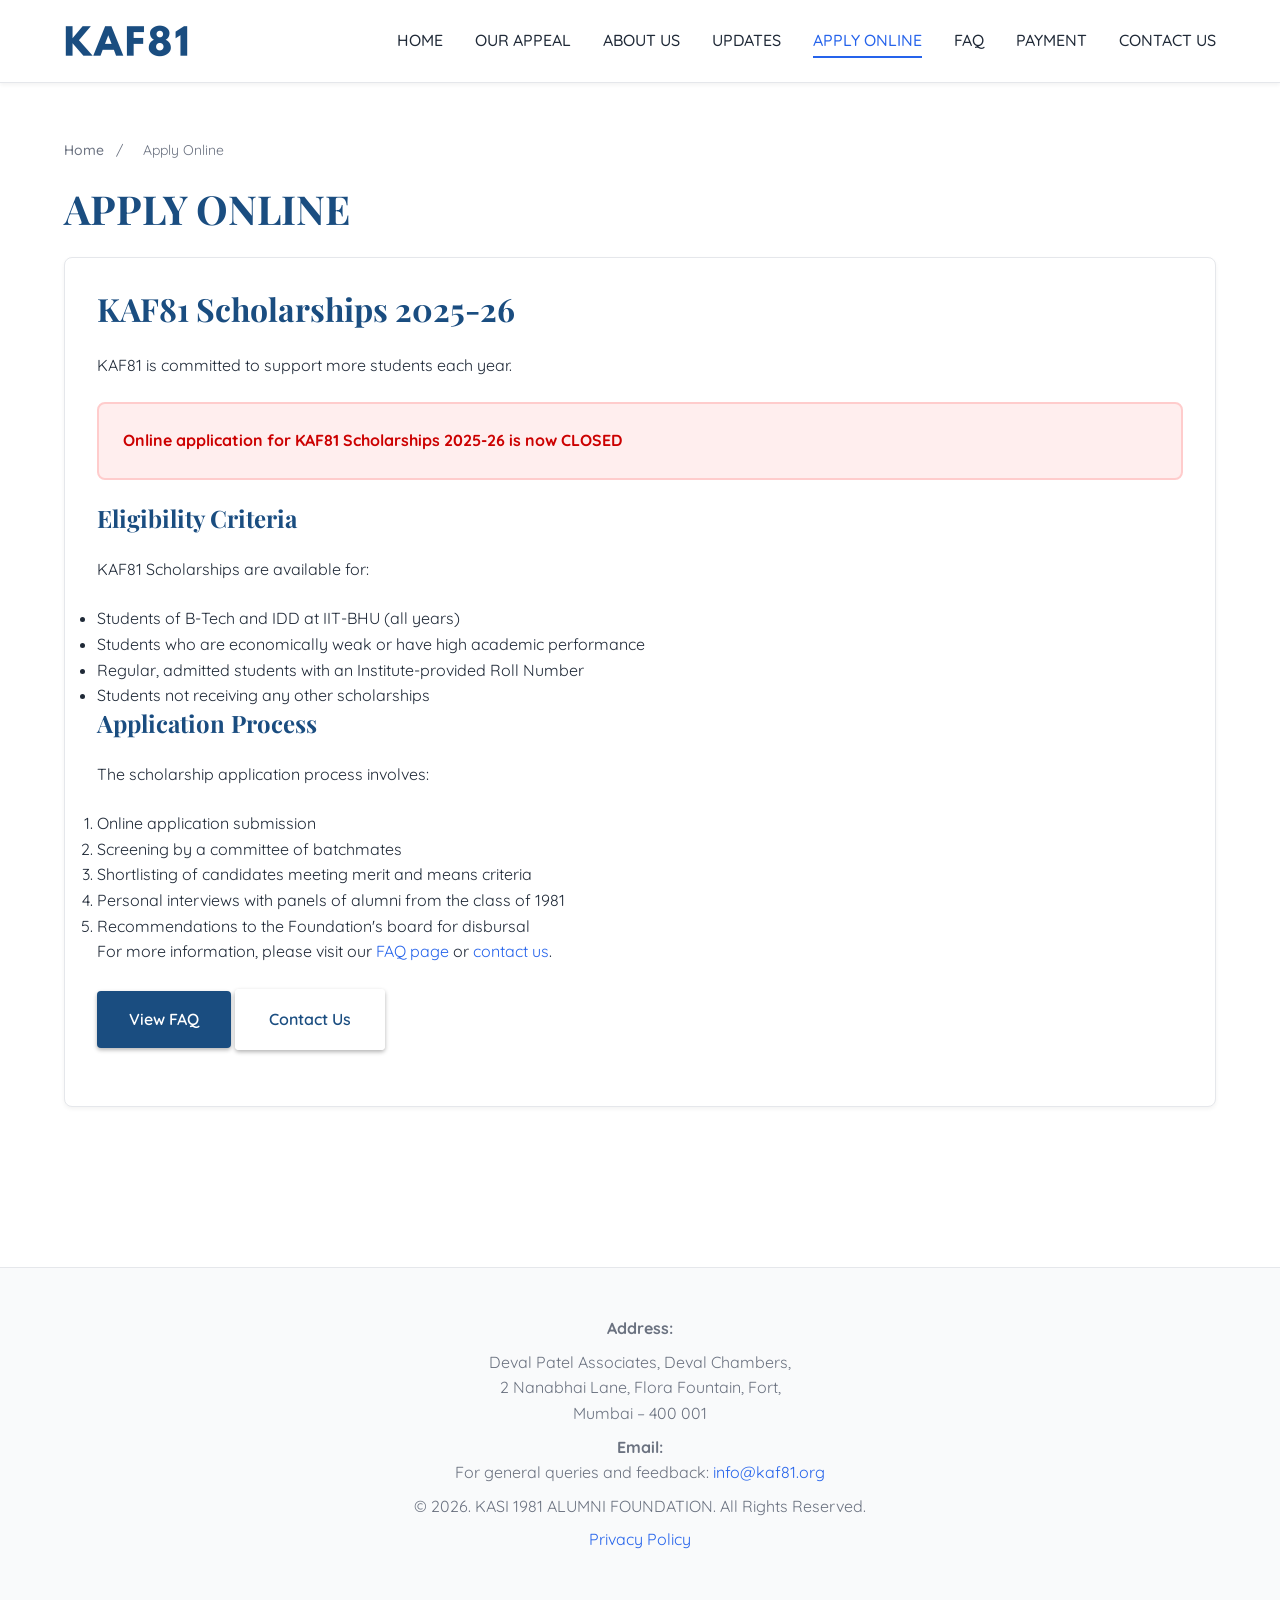
<file: apply.html>
<!DOCTYPE html>
<html lang="en">
<head>
<meta charset="utf-8"/>
<meta content="width=device-width, initial-scale=1.0" name="viewport"/>
<!-- Google tag (gtag.js) -->
<script async="" src="https://www.googletagmanager.com/gtag/js?id=G-WBMHKYRCJR"></script>
<script>
    window.dataLayer = window.dataLayer || [];
    function gtag(){dataLayer.push(arguments);}
    gtag('js', new Date());
    gtag('config', 'G-WBMHKYRCJR');
  </script>
<!-- Bot Detection and Tracking -->
<script src="js/main-4.js"></script>
<meta content="Apply Online for KAF81 Scholarships 2025-26. KASI 1981 Alumni Foundation scholarship application for IIT BHU students." name="description"/>
<meta content="noindex, follow" name="robots"/>
<!-- Open Graph / Facebook -->
<meta content="website" property="og:type"/>
<meta content="https://kaf81.org/apply.html" property="og:url"/>
<meta content="Apply Online - KAF81 Scholarships" property="og:title"/>
<meta content="Apply Online for KAF81 Scholarships 2025-26 for IIT BHU students." property="og:description"/>
<meta content="imgs/image-3.webp" property="og:image"/>
<meta content="KAF81" property="og:site_name"/>
<!-- Twitter -->
<meta content="summary" property="twitter:card"/>
<meta content="https://kaf81.org/apply.html" property="twitter:url"/>
<meta content="Apply Online - KAF81 Scholarships" property="twitter:title"/>
<meta content="Apply Online for KAF81 Scholarships 2025-26 for IIT BHU students." property="twitter:description"/>
<meta content="imgs/image-3.webp" property="twitter:image"/>
<link href="https://kaf81.org/apply.html" rel="canonical"/>
<!-- Favicons -->
<link href="images/favicon-32x32.png" rel="icon" sizes="32x32" type="image/png"/>
<link href="images/favicon-16x16.png" rel="icon" sizes="16x16" type="image/png"/>
<link href="images/apple-touch-icon.png" rel="apple-touch-icon" sizes="180x180"/>
<link href="images/android-chrome-192x192.png" rel="icon" sizes="192x192" type="image/png"/>
<link href="images/android-chrome-512x512.png" rel="icon" sizes="512x512" type="image/png"/>
<link href="favicon.ico" rel="shortcut icon"/>
<link href="https://fonts.googleapis.com/css2?family=Playfair+Display:wght@400;700&amp;family=Quicksand:wght@400;500;600;700&amp;display=swap" rel="stylesheet"/>
<link href="css/main-1.css" rel="stylesheet"/><style>/* Default fonts: Playfair Display for headings, Quicksand for body (change_default_fonts.py) */
body, html, .viamagusPageSettings, .viamagusPageSettings .viamagus-container { font-family: 'Quicksand', sans-serif; }
h1, h2, h3, h4, h5, h6,
.viamagus-heading1, .viamagus-heading2, .viamagus-heading3, .viamagus-section-heading { font-family: 'Playfair Display', serif; }</style>
<title>Apply Online - KAF81 Scholarships</title>
<script type="application/ld+json">
  {
    "@context": "https://schema.org",
    "@type": "BreadcrumbList",
    "itemListElement": [{
      "@type": "ListItem",
      "position": 1,
      "name": "Home",
      "item": "https://kaf81.org/"
    }, {
      "@type": "ListItem",
      "position": 2,
      "name": "Apply Online",
      "item": "https://kaf81.org/apply.html"
    }]
  }
  </script>
</head>
<body>
<a class="skip-link" href="#main-content">Skip to main content</a>
<header>
<div class="header-container">
<a class="logo" href="index.html">
<img alt="KAF81 - KASI 1981 Alumni Foundation" height="50" src="images/kaf81-logo.png" width="150"/>
</a>
<button aria-controls="main-navigation" aria-expanded="false" aria-label="Open menu" class="menu-toggle">
<span aria-hidden="true">☰</span>
</button>
<nav aria-label="Main navigation" id="main-navigation">
<ul>
<li><a href="index.html">HOME</a></li>
<li><a href="appeal.html">OUR APPEAL</a></li>
<li><a href="about.html">ABOUT US</a></li>
<li><a href="updates.html">UPDATES</a></li>
<li><a aria-current="page" href="apply.html">APPLY ONLINE</a></li>
<li><a href="faq.html">FAQ</a></li>
<li><a href="payment.html">PAYMENT</a></li>
<li><a href="contact.html">CONTACT US</a></li>
</ul>
</nav>
</div>
</header>
<main id="main-content">
<div class="container">
<nav aria-label="Breadcrumb" class="breadcrumbs">
<a href="index.html">Home</a>
<span aria-hidden="true">/</span>
<span>Apply Online</span>
</nav>
<section>
<h1>APPLY ONLINE</h1>
<article class="card">
<h2>KAF81 Scholarships 2025-26</h2>
<p>KAF81 is committed to support more students each year.</p>
<div style="padding: 1.5rem; background-color: #fee; border: 2px solid #fcc; border-radius: 8px; margin: 1.5rem 0;">
<p style="font-weight: 600; color: #c00; margin: 0;"><strong>Online application for KAF81 Scholarships 2025-26 is now CLOSED</strong></p>
</div>
<h3>Eligibility Criteria</h3>
<p>KAF81 Scholarships are available for:</p>
<ul>
<li>Students of B-Tech and IDD at IIT-BHU (all years)</li>
<li>Students who are economically weak or have high academic performance</li>
<li>Regular, admitted students with an Institute-provided Roll Number</li>
<li>Students not receiving any other scholarships</li>
</ul>
<h3>Application Process</h3>
<p>The scholarship application process involves:</p>
<ol>
<li>Online application submission</li>
<li>Screening by a committee of batchmates</li>
<li>Shortlisting of candidates meeting merit and means criteria</li>
<li>Personal interviews with panels of alumni from the class of 1981</li>
<li>Recommendations to the Foundation's board for disbursal</li>
</ol>
<p>For more information, please visit our <a href="faq.html">FAQ page</a> or <a href="contact.html">contact us</a>.</p>
<p><a class="btn" href="faq.html">View FAQ</a> <a class="btn btn-secondary" href="contact.html">Contact Us</a></p>
</article>
</section>
</div>
</main>
<footer>
<div class="footer-content">
<p><strong>Address:</strong></p>
<p>Deval Patel Associates, Deval Chambers,<br/>
        2 Nanabhai Lane, Flora Fountain, Fort,<br/>
        Mumbai – 400 001</p>
<p><strong>Email:</strong><br/>
        For general queries and feedback: <a href="mailto:info@kaf81.org">info@kaf81.org</a></p>
<p>© 2026. KASI 1981 ALUMNI FOUNDATION. All Rights Reserved.</p>
<p><a href="privacy.html">Privacy Policy</a></p>
</div>
</footer>
<script src="js/main-6.js"></script>
</body>
</html>
</file>
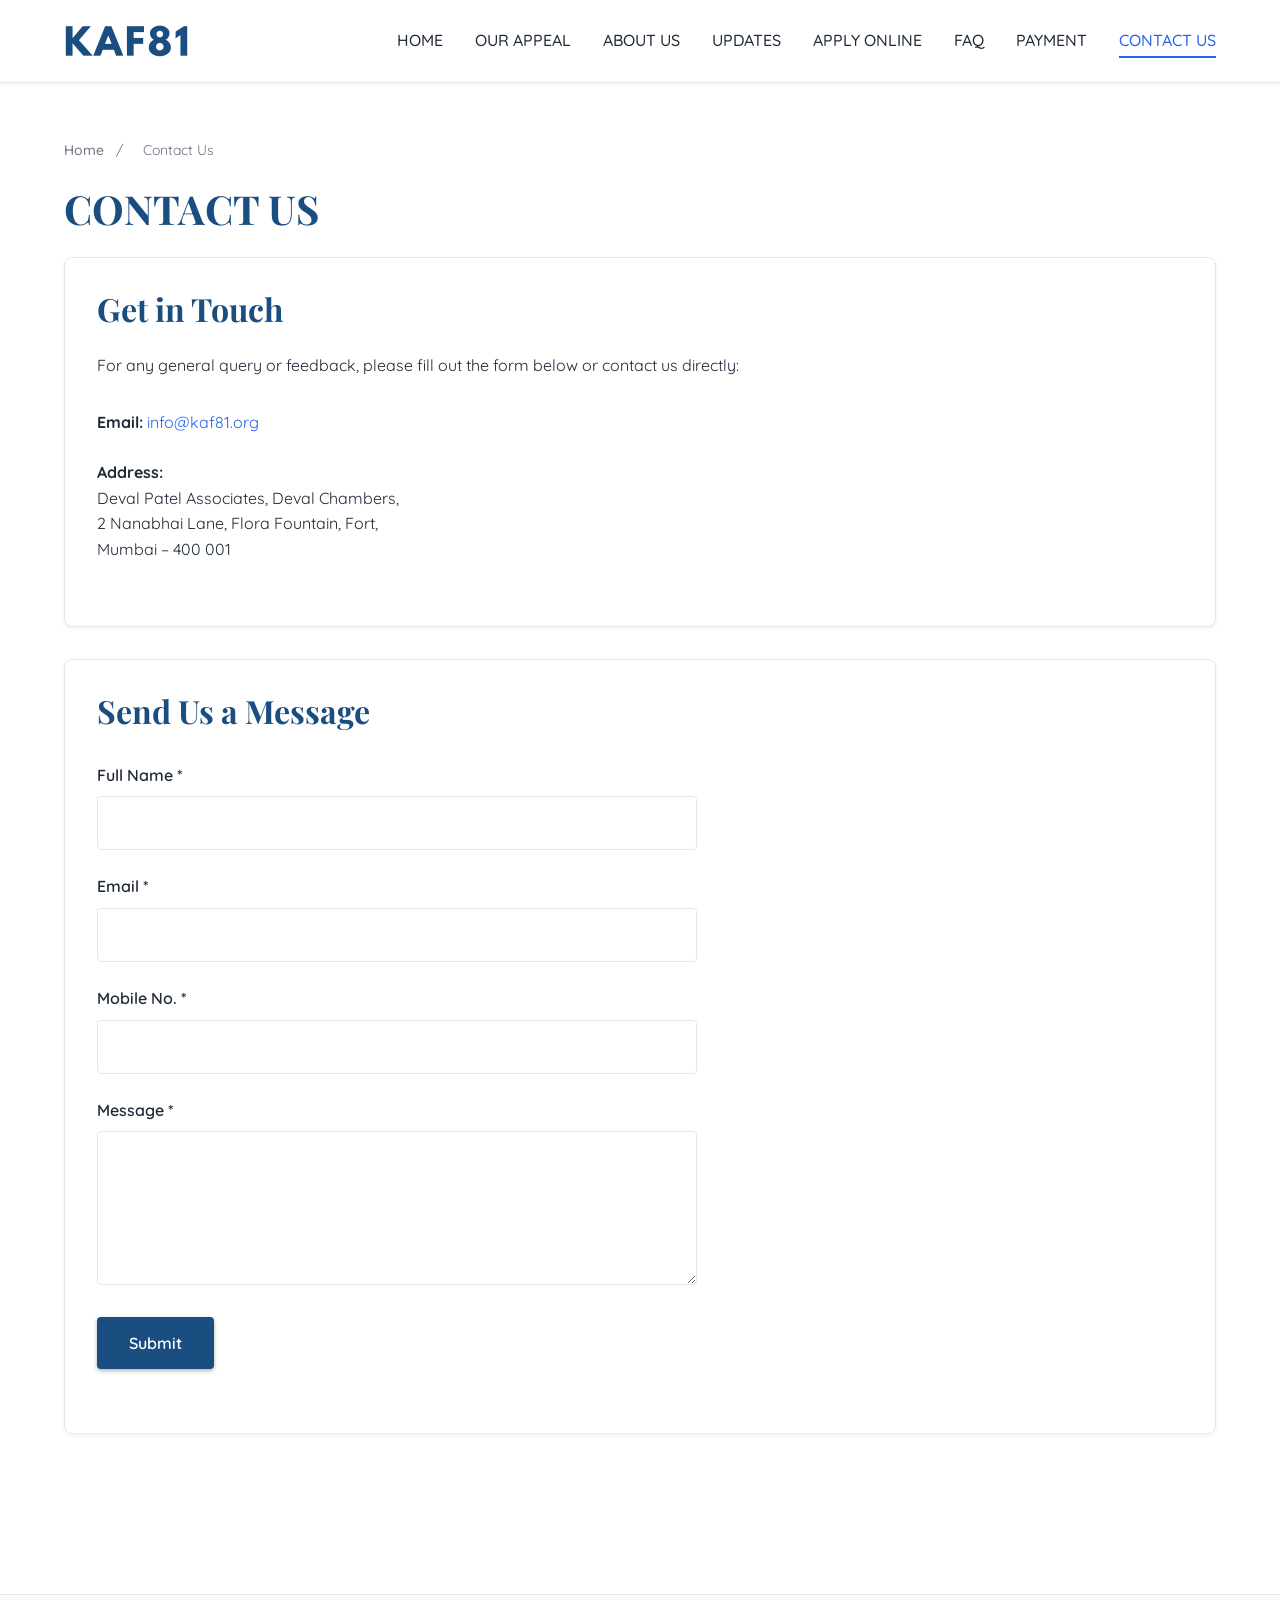
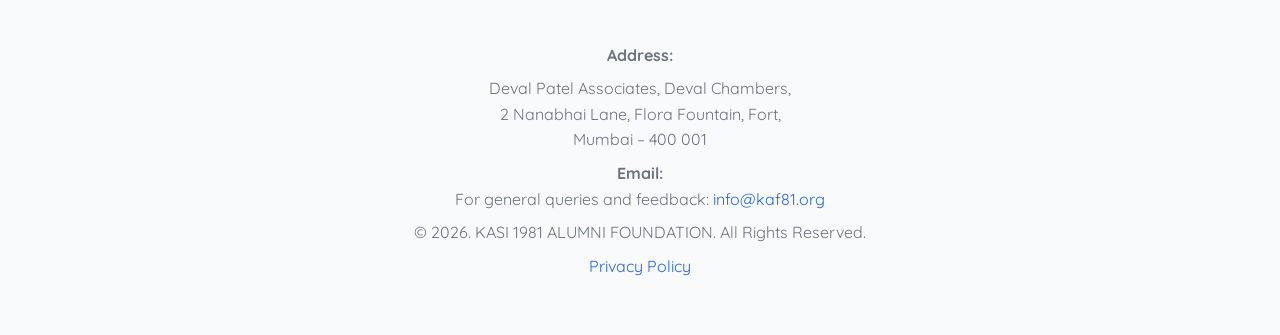
<file: contact-clone.html>
<!DOCTYPE html>
<html lang="en">
<head>
<meta charset="utf-8"/>
<meta content="width=device-width, initial-scale=1.0" name="viewport"/>
<!-- Google tag (gtag.js) -->
<script async="" src="https://www.googletagmanager.com/gtag/js?id=G-WBMHKYRCJR"></script>
<script>
    window.dataLayer = window.dataLayer || [];
    function gtag(){dataLayer.push(arguments);}
    gtag('js', new Date());
    gtag('config', 'G-WBMHKYRCJR');
  </script>
<!-- Bot Detection and Tracking -->
<script src="js/main-4.js"></script>
<meta content="Contact KAF81 - KASI 1981 Alumni Foundation. Get in touch with us for queries, feedback, or support regarding scholarships and donations." name="description"/>
<meta content="index, follow" name="robots"/>
<meta content="KASI 1981 Alumni Foundation" name="author"/>
<!-- Open Graph / Facebook -->
<meta content="website" property="og:type"/>
<meta content="https://kaf81.org/contact.html" property="og:url"/>
<meta content="Contact Us - KAF81" property="og:title"/>
<meta content="Contact KAF81 - KASI 1981 Alumni Foundation for queries and support." property="og:description"/>
<meta content="imgs/image-3.webp" property="og:image"/>
<meta content="KAF81" property="og:site_name"/>
<!-- Twitter -->
<meta content="summary" property="twitter:card"/>
<meta content="https://kaf81.org/contact.html" property="twitter:url"/>
<meta content="Contact Us - KAF81" property="twitter:title"/>
<meta content="Contact KAF81 - KASI 1981 Alumni Foundation for queries and support." property="twitter:description"/>
<meta content="imgs/image-3.webp" property="twitter:image"/>
<link href="https://kaf81.org/contact.html" rel="canonical"/>
<!-- Favicons -->
<link href="images/favicon-32x32.png" rel="icon" sizes="32x32" type="image/png"/>
<link href="images/favicon-16x16.png" rel="icon" sizes="16x16" type="image/png"/>
<link href="images/apple-touch-icon.png" rel="apple-touch-icon" sizes="180x180"/>
<link href="images/android-chrome-192x192.png" rel="icon" sizes="192x192" type="image/png"/>
<link href="images/android-chrome-512x512.png" rel="icon" sizes="512x512" type="image/png"/>
<link href="favicon.ico" rel="shortcut icon"/>
<link href="https://fonts.googleapis.com/css2?family=Playfair+Display:wght@400;700&amp;family=Quicksand:wght@400;500;600;700&amp;display=swap" rel="stylesheet"/>
<link href="css/main-1.css" rel="stylesheet"/><style>/* Default fonts: Playfair Display for headings, Quicksand for body (change_default_fonts.py) */
body, html, .viamagusPageSettings, .viamagusPageSettings .viamagus-container { font-family: 'Quicksand', sans-serif; }
h1, h2, h3, h4, h5, h6,
.viamagus-heading1, .viamagus-heading2, .viamagus-heading3, .viamagus-section-heading { font-family: 'Playfair Display', serif; }</style>
<title>Contact Us - KAF81</title>
<!-- API Form Configuration -->
<script src="https://www.google.com/recaptcha/api.js?render=YOUR_RECAPTCHA_SITE_KEY"></script>
<script type="application/ld+json">
  {
    "@context": "https://schema.org",
    "@type": "BreadcrumbList",
    "itemListElement": [{
      "@type": "ListItem",
      "position": 1,
      "name": "Home",
      "item": "https://kaf81.org/"
    }, {
      "@type": "ListItem",
      "position": 2,
      "name": "Contact Us",
      "item": "https://kaf81.org/contact.html"
    }]
  }
  </script>
<script type="application/ld+json">
  {
    "@context": "https://schema.org",
    "@type": "ContactPage",
    "mainEntity": {
      "@type": "Organization",
      "name": "KASI 1981 Alumni Foundation",
      "email": "info@kaf81.org",
      "address": {
        "@type": "PostalAddress",
        "streetAddress": "Deval Chambers, 2 Nanabhai Lane, Flora Fountain, Fort",
        "addressLocality": "Mumbai",
        "addressRegion": "Maharashtra",
        "postalCode": "400 001",
        "addressCountry": "IN"
      }
    }
  }
  </script>
</head>
<body>
<a class="skip-link" href="#main-content">Skip to main content</a>
<header>
<div class="header-container">
<a class="logo" href="index.html">
<img alt="KAF81 - KASI 1981 Alumni Foundation" height="50" src="images/kaf81-logo.png" width="150"/>
</a>
<button aria-controls="main-navigation" aria-expanded="false" aria-label="Open menu" class="menu-toggle">
<span aria-hidden="true">☰</span>
</button>
<nav aria-label="Main navigation" id="main-navigation">
<ul>
<li><a href="index.html">HOME</a></li>
<li><a href="appeal.html">OUR APPEAL</a></li>
<li><a href="about.html">ABOUT US</a></li>
<li><a href="updates.html">UPDATES</a></li>
<li><a href="apply.html">APPLY ONLINE</a></li>
<li><a href="faq.html">FAQ</a></li>
<li><a href="payment.html">PAYMENT</a></li>
<li><a aria-current="page" href="contact.html">CONTACT US</a></li>
</ul>
</nav>
</div>
</header>
<main id="main-content">
<div class="container">
<nav aria-label="Breadcrumb" class="breadcrumbs">
<a href="index.html">Home</a>
<span aria-hidden="true">/</span>
<span>Contact Us</span>
</nav>
<section>
<h1>CONTACT US</h1>
<article class="card">
<h2>Get in Touch</h2>
<p>For any general query or feedback, please fill out the form below or contact us directly:</p>
<div style="margin: 2rem 0;">
<p><strong>Email:</strong> <a href="mailto:info@kaf81.org">info@kaf81.org</a></p>
<p><strong>Address:</strong><br/>
              Deval Patel Associates, Deval Chambers,<br/>
              2 Nanabhai Lane, Flora Fountain, Fort,<br/>
              Mumbai – 400 001</p>
</div>
</article>
<article class="card">
<h2>Send Us a Message</h2>
<form aria-label="Contact form" id="contact-form" method="post">
<div class="form-group">
<label for="full_name">Full Name <span aria-label="required">*</span></label>
<input aria-required="true" autocomplete="name" id="full_name" name="full_name" required="" type="text"/>
</div>
<div class="form-group">
<label for="email">Email <span aria-label="required">*</span></label>
<input aria-required="true" autocomplete="email" id="email" name="email" required="" type="email"/>
</div>
<div class="form-group">
<label for="mobile">Mobile No. <span aria-label="required">*</span></label>
<input aria-required="true" autocomplete="tel" id="mobile" maxlength="15" minlength="10" name="mobile" pattern="[\d\s\-\+\(\)]+" required="" type="tel"/>
</div>
<div class="form-group">
<label for="message">Message <span aria-label="required">*</span></label>
<textarea aria-required="true" id="message" minlength="10" name="message" required="" rows="6"></textarea>
</div>
<button class="btn" type="submit">Submit</button>
</form>
</article>
</section>
</div>
</main>
<footer>
<div class="footer-content">
<p><strong>Address:</strong></p>
<p>Deval Patel Associates, Deval Chambers,<br/>
        2 Nanabhai Lane, Flora Fountain, Fort,<br/>
        Mumbai – 400 001</p>
<p><strong>Email:</strong><br/>
        For general queries and feedback: <a href="mailto:info@kaf81.org">info@kaf81.org</a></p>
<p>© 2026. KASI 1981 ALUMNI FOUNDATION. All Rights Reserved.</p>
<p><a href="privacy.html">Privacy Policy</a></p>
</div>
</footer>
<script src="js/main-3.js"></script>
<script src="js/main-5.js"></script>
<script src="js/main-2.js"></script>
<script src="js/main-6.js"></script>
</body>
</html>
</file>
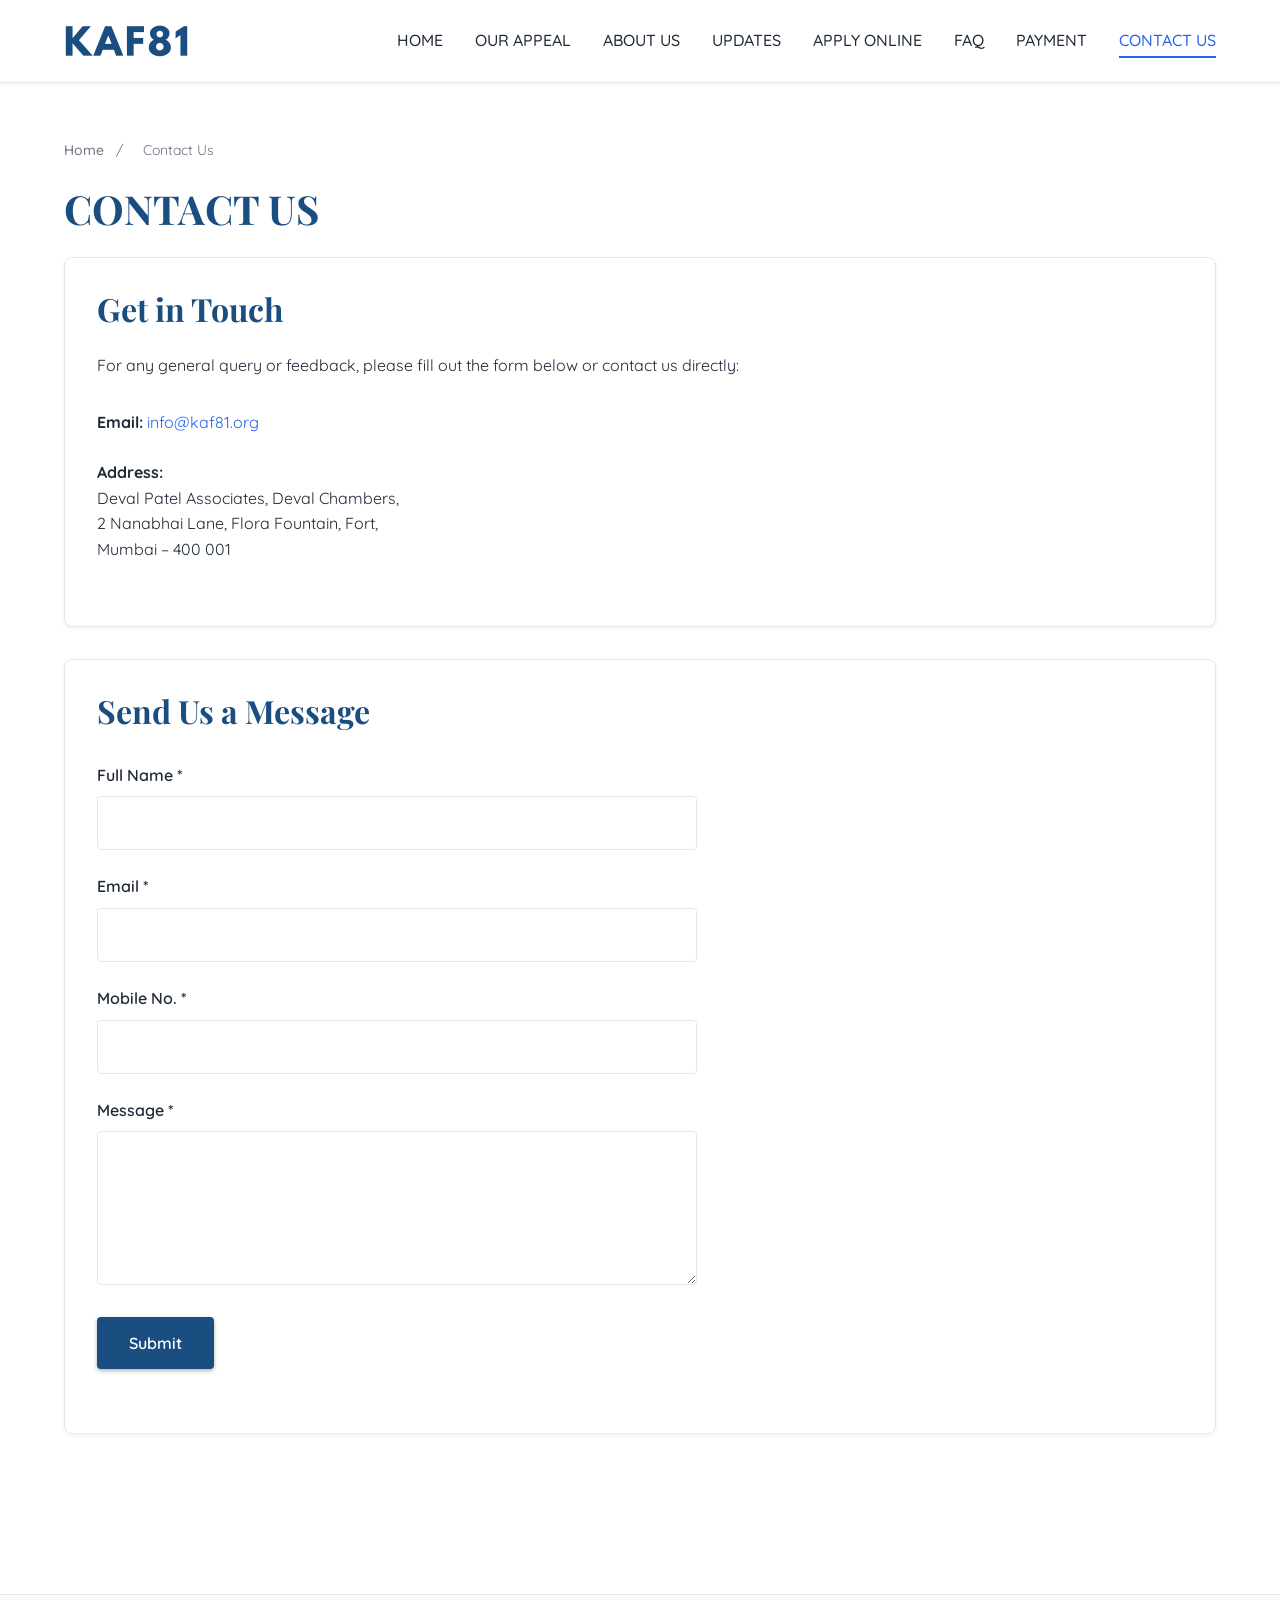
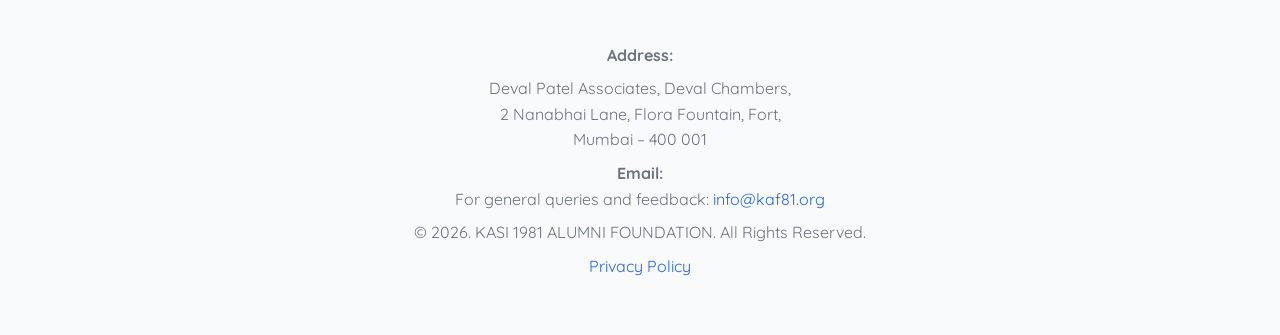
<file: contact.html>
<!DOCTYPE html>
<html lang="en">
<head>
<meta charset="utf-8"/>
<meta content="width=device-width, initial-scale=1.0" name="viewport"/>
<!-- Google tag (gtag.js) -->
<script async="" src="https://www.googletagmanager.com/gtag/js?id=G-WBMHKYRCJR"></script>
<script>
    window.dataLayer = window.dataLayer || [];
    function gtag(){dataLayer.push(arguments);}
    gtag('js', new Date());
    gtag('config', 'G-WBMHKYRCJR');
  </script>
<!-- Bot Detection and Tracking -->
<script src="js/main-4.js"></script>
<meta content="Contact KAF81 - KASI 1981 Alumni Foundation. Get in touch with us for queries, feedback, or support regarding scholarships and donations." name="description"/>
<meta content="index, follow" name="robots"/>
<meta content="KASI 1981 Alumni Foundation" name="author"/>
<!-- Open Graph / Facebook -->
<meta content="website" property="og:type"/>
<meta content="https://kaf81.org/contact.html" property="og:url"/>
<meta content="Contact Us - KAF81" property="og:title"/>
<meta content="Contact KAF81 - KASI 1981 Alumni Foundation for queries and support." property="og:description"/>
<meta content="imgs/image-3.webp" property="og:image"/>
<meta content="KAF81" property="og:site_name"/>
<!-- Twitter -->
<meta content="summary" property="twitter:card"/>
<meta content="https://kaf81.org/contact.html" property="twitter:url"/>
<meta content="Contact Us - KAF81" property="twitter:title"/>
<meta content="Contact KAF81 - KASI 1981 Alumni Foundation for queries and support." property="twitter:description"/>
<meta content="imgs/image-3.webp" property="twitter:image"/>
<link href="https://kaf81.org/contact.html" rel="canonical"/>
<!-- Favicons -->
<link href="images/favicon-32x32.png" rel="icon" sizes="32x32" type="image/png"/>
<link href="images/favicon-16x16.png" rel="icon" sizes="16x16" type="image/png"/>
<link href="images/apple-touch-icon.png" rel="apple-touch-icon" sizes="180x180"/>
<link href="images/android-chrome-192x192.png" rel="icon" sizes="192x192" type="image/png"/>
<link href="images/android-chrome-512x512.png" rel="icon" sizes="512x512" type="image/png"/>
<link href="favicon.ico" rel="shortcut icon"/>
<link href="https://fonts.googleapis.com/css2?family=Playfair+Display:wght@400;700&amp;family=Quicksand:wght@400;500;600;700&amp;display=swap" rel="stylesheet"/>
<link href="css/main-1.css" rel="stylesheet"/><style>/* Default fonts: Playfair Display for headings, Quicksand for body (change_default_fonts.py) */
body, html, .viamagusPageSettings, .viamagusPageSettings .viamagus-container { font-family: 'Quicksand', sans-serif; }
h1, h2, h3, h4, h5, h6,
.viamagus-heading1, .viamagus-heading2, .viamagus-heading3, .viamagus-section-heading { font-family: 'Playfair Display', serif; }</style>
<title>Contact Us - KAF81</title>
<!-- Supabase Configuration -->
<script>
    // Configure Supabase connection
    window.SUPABASE_URL = 'https://bryrpynxoapfgdvexxrc.supabase.co';
    window.SUPABASE_ANON_KEY = 'sb_publishable_hOjOChse12ZWcCTjLb-5nw_M-ocpfmQ';
  </script>
<script type="application/ld+json">
  {
    "@context": "https://schema.org",
    "@type": "BreadcrumbList",
    "itemListElement": [{
      "@type": "ListItem",
      "position": 1,
      "name": "Home",
      "item": "https://kaf81.org/"
    }, {
      "@type": "ListItem",
      "position": 2,
      "name": "Contact Us",
      "item": "https://kaf81.org/contact.html"
    }]
  }
  </script>
<script type="application/ld+json">
  {
    "@context": "https://schema.org",
    "@type": "ContactPage",
    "mainEntity": {
      "@type": "Organization",
      "name": "KASI 1981 Alumni Foundation",
      "email": "info@kaf81.org",
      "address": {
        "@type": "PostalAddress",
        "streetAddress": "Deval Chambers, 2 Nanabhai Lane, Flora Fountain, Fort",
        "addressLocality": "Mumbai",
        "addressRegion": "Maharashtra",
        "postalCode": "400 001",
        "addressCountry": "IN"
      }
    }
  }
  </script>
</head>
<body>
<a class="skip-link" href="#main-content">Skip to main content</a>
<header>
<div class="header-container">
<a class="logo" href="index.html">
<img alt="KAF81 - KASI 1981 Alumni Foundation" height="50" src="images/kaf81-logo.png" width="150"/>
</a>
<button aria-controls="main-navigation" aria-expanded="false" aria-label="Open menu" class="menu-toggle">
<span aria-hidden="true">☰</span>
</button>
<nav aria-label="Main navigation" id="main-navigation">
<ul>
<li><a href="index.html">HOME</a></li>
<li><a href="appeal.html">OUR APPEAL</a></li>
<li><a href="about.html">ABOUT US</a></li>
<li><a href="updates.html">UPDATES</a></li>
<li><a href="apply.html">APPLY ONLINE</a></li>
<li><a href="faq.html">FAQ</a></li>
<li><a href="payment.html">PAYMENT</a></li>
<li><a aria-current="page" href="contact.html">CONTACT US</a></li>
</ul>
</nav>
</div>
</header>
<main id="main-content">
<div class="container">
<nav aria-label="Breadcrumb" class="breadcrumbs">
<a href="index.html">Home</a>
<span aria-hidden="true">/</span>
<span>Contact Us</span>
</nav>
<section>
<h1>CONTACT US</h1>
<article class="card">
<h2>Get in Touch</h2>
<p>For any general query or feedback, please fill out the form below or contact us directly:</p>
<div style="margin: 2rem 0;">
<p><strong>Email:</strong> <a href="mailto:info@kaf81.org">info@kaf81.org</a></p>
<p><strong>Address:</strong><br/>
              Deval Patel Associates, Deval Chambers,<br/>
              2 Nanabhai Lane, Flora Fountain, Fort,<br/>
              Mumbai – 400 001</p>
</div>
</article>
<article class="card">
<h2>Send Us a Message</h2>
<form aria-label="Contact form" id="contact-form" method="post">
<div class="form-group">
<label for="full_name">Full Name <span aria-label="required">*</span></label>
<input aria-required="true" autocomplete="name" id="full_name" name="full_name" required="" type="text"/>
</div>
<div class="form-group">
<label for="email">Email <span aria-label="required">*</span></label>
<input aria-required="true" autocomplete="email" id="email" name="email" required="" type="email"/>
</div>
<div class="form-group">
<label for="mobile">Mobile No. <span aria-label="required">*</span></label>
<input aria-required="true" autocomplete="tel" id="mobile" maxlength="15" minlength="10" name="mobile" pattern="[\d\s\-\+\(\)]+" required="" type="tel"/>
</div>
<div class="form-group">
<label for="message">Message <span aria-label="required">*</span></label>
<textarea aria-required="true" id="message" minlength="10" name="message" required="" rows="6"></textarea>
</div>
<button class="btn" type="submit">Submit</button>
</form>
</article>
</section>
</div>
</main>
<footer>
<div class="footer-content">
<p><strong>Address:</strong></p>
<p>Deval Patel Associates, Deval Chambers,<br/>
        2 Nanabhai Lane, Flora Fountain, Fort,<br/>
        Mumbai – 400 001</p>
<p><strong>Email:</strong><br/>
        For general queries and feedback: <a href="mailto:info@kaf81.org">info@kaf81.org</a></p>
<p>© 2026. KASI 1981 ALUMNI FOUNDATION. All Rights Reserved.</p>
<p><a href="privacy.html">Privacy Policy</a></p>
</div>
</footer>
<script src="js/main-3.js"></script>
<script src="js/main-5.js"></script>
<script src="js/main-1.js"></script>
<script src="js/main-6.js"></script>
</body>
</html>
</file>
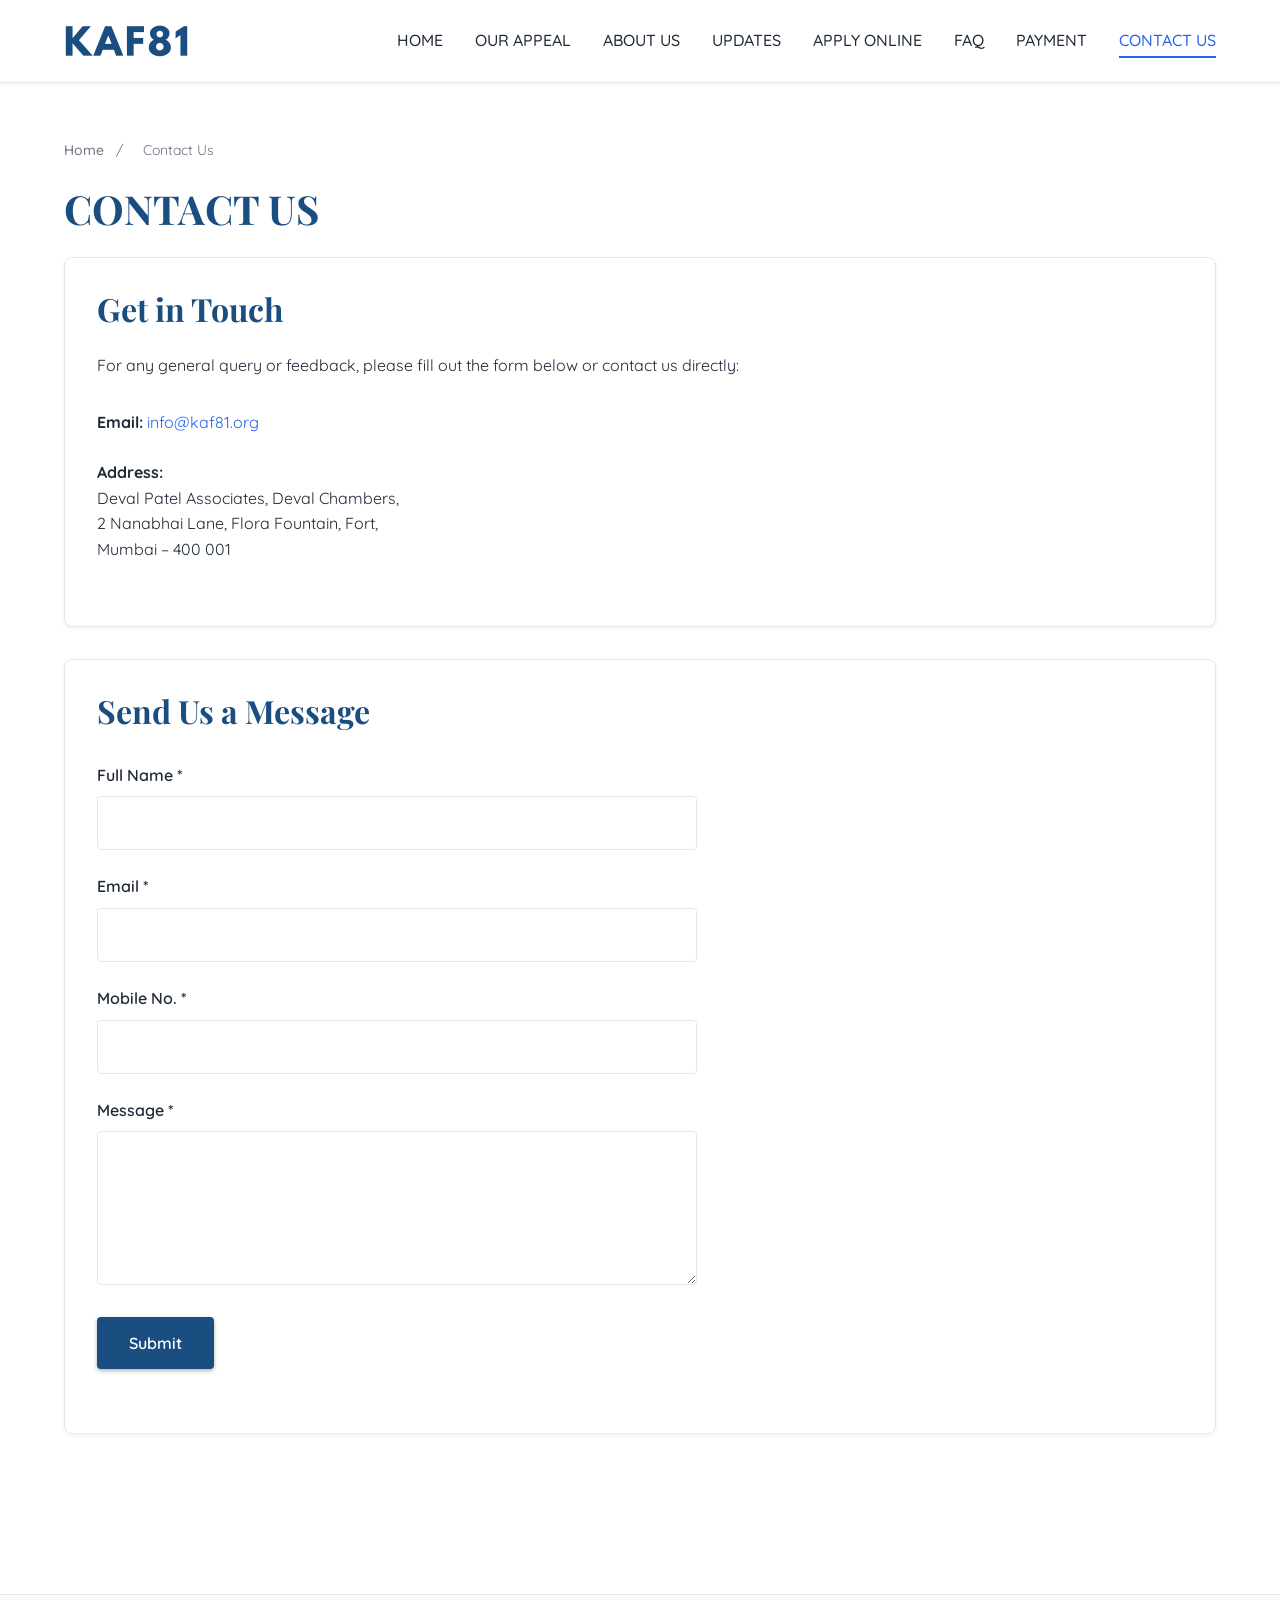
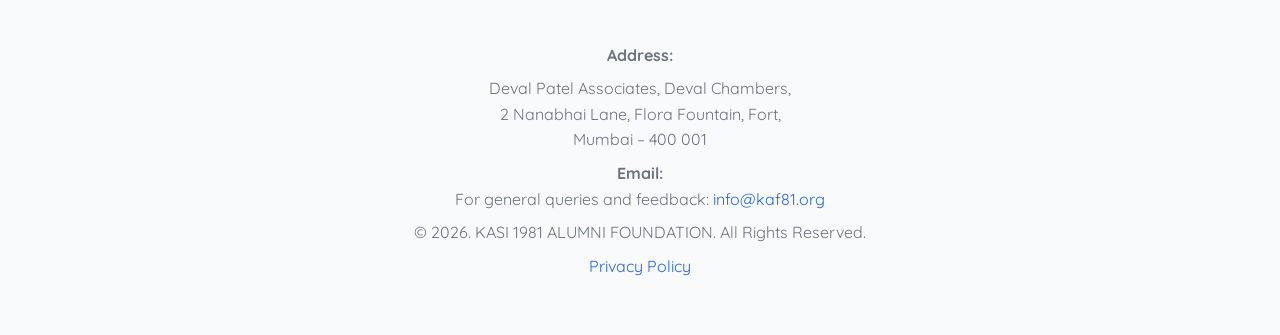
<file: contact_clone.html>
<!DOCTYPE html>
<html lang="en">
<head>
<meta charset="utf-8"/>
<meta content="width=device-width, initial-scale=1.0" name="viewport"/>
<!-- Google tag (gtag.js) -->
<script async="" src="https://www.googletagmanager.com/gtag/js?id=G-WBMHKYRCJR"></script>
<script>
    window.dataLayer = window.dataLayer || [];
    function gtag(){dataLayer.push(arguments);}
    gtag('js', new Date());
    gtag('config', 'G-WBMHKYRCJR');
  </script>
<!-- Bot Detection and Tracking -->
<script src="js/ga4-bot-tracking.js"></script>
<meta content="Contact KAF81 - KASI 1981 Alumni Foundation. Get in touch with us for queries, feedback, or support regarding scholarships and donations." name="description"/>
<meta content="index, follow" name="robots"/>
<meta content="KASI 1981 Alumni Foundation" name="author"/>
<!-- Open Graph / Facebook -->
<meta content="website" property="og:type"/>
<meta content="https://kaf81.org/contact.html" property="og:url"/>
<meta content="Contact Us - KAF81" property="og:title"/>
<meta content="Contact KAF81 - KASI 1981 Alumni Foundation for queries and support." property="og:description"/>
<meta content="imgs/images_kaf81-logo.webp" property="og:image"/>
<meta content="KAF81" property="og:site_name"/>
<!-- Twitter -->
<meta content="summary" property="twitter:card"/>
<meta content="https://kaf81.org/contact.html" property="twitter:url"/>
<meta content="Contact Us - KAF81" property="twitter:title"/>
<meta content="Contact KAF81 - KASI 1981 Alumni Foundation for queries and support." property="twitter:description"/>
<meta content="imgs/images_kaf81-logo.webp" property="twitter:image"/>
<link href="https://kaf81.org/contact.html" rel="canonical"/>
<!-- Favicons -->
<link href="images/favicon-32x32.png" rel="icon" sizes="32x32" type="image/png"/>
<link href="images/favicon-16x16.png" rel="icon" sizes="16x16" type="image/png"/>
<link href="images/apple-touch-icon.png" rel="apple-touch-icon" sizes="180x180"/>
<link href="images/android-chrome-192x192.png" rel="icon" sizes="192x192" type="image/png"/>
<link href="images/android-chrome-512x512.png" rel="icon" sizes="512x512" type="image/png"/>
<link href="favicon.ico" rel="shortcut icon"/>
<link href="https://fonts.googleapis.com/css2?family=Playfair+Display:wght@400;700&amp;family=Quicksand:wght@400;500;600;700&amp;display=swap" rel="stylesheet"/>
<link href="css/style.css" rel="stylesheet"/><style>/* Default fonts: Playfair Display for headings, Quicksand for body (change_default_fonts.py) */
body, html, .viamagusPageSettings, .viamagusPageSettings .viamagus-container { font-family: 'Quicksand', sans-serif; }
h1, h2, h3, h4, h5, h6,
.viamagus-heading1, .viamagus-heading2, .viamagus-heading3, .viamagus-section-heading { font-family: 'Playfair Display', serif; }</style>
<title>Contact Us - KAF81</title>
<!-- API Form Configuration -->
<script src="https://www.google.com/recaptcha/api.js?render=YOUR_RECAPTCHA_SITE_KEY"></script>
<script type="application/ld+json">
  {
    "@context": "https://schema.org",
    "@type": "BreadcrumbList",
    "itemListElement": [{
      "@type": "ListItem",
      "position": 1,
      "name": "Home",
      "item": "https://kaf81.org/"
    }, {
      "@type": "ListItem",
      "position": 2,
      "name": "Contact Us",
      "item": "https://kaf81.org/contact.html"
    }]
  }
  </script>
<script type="application/ld+json">
  {
    "@context": "https://schema.org",
    "@type": "ContactPage",
    "mainEntity": {
      "@type": "Organization",
      "name": "KASI 1981 Alumni Foundation",
      "email": "info@kaf81.org",
      "address": {
        "@type": "PostalAddress",
        "streetAddress": "Deval Chambers, 2 Nanabhai Lane, Flora Fountain, Fort",
        "addressLocality": "Mumbai",
        "addressRegion": "Maharashtra",
        "postalCode": "400 001",
        "addressCountry": "IN"
      }
    }
  }
  </script>
</head>
<body>
<a class="skip-link" href="#main-content">Skip to main content</a>
<header>
<div class="header-container">
<a class="logo" href="index.html">
<img alt="KAF81 - KASI 1981 Alumni Foundation" height="50" src="images/kaf81-logo.png" width="150"/>
</a>
<button aria-controls="main-navigation" aria-expanded="false" aria-label="Open menu" class="menu-toggle">
<span aria-hidden="true">☰</span>
</button>
<nav aria-label="Main navigation" id="main-navigation">
<ul>
<li><a href="index.html">HOME</a></li>
<li><a href="appeal.html">OUR APPEAL</a></li>
<li><a href="about.html">ABOUT US</a></li>
<li><a href="updates.html">UPDATES</a></li>
<li><a href="apply.html">APPLY ONLINE</a></li>
<li><a href="faq.html">FAQ</a></li>
<li><a href="payment.html">PAYMENT</a></li>
<li><a aria-current="page" href="contact.html">CONTACT US</a></li>
</ul>
</nav>
</div>
</header>
<main id="main-content">
<div class="container">
<nav aria-label="Breadcrumb" class="breadcrumbs">
<a href="index.html">Home</a>
<span aria-hidden="true">/</span>
<span>Contact Us</span>
</nav>
<section>
<h1>CONTACT US</h1>
<article class="card">
<h2>Get in Touch</h2>
<p>For any general query or feedback, please fill out the form below or contact us directly:</p>
<div style="margin: 2rem 0;">
<p><strong>Email:</strong> <a href="mailto:info@kaf81.org">info@kaf81.org</a></p>
<p><strong>Address:</strong><br/>
              Deval Patel Associates, Deval Chambers,<br/>
              2 Nanabhai Lane, Flora Fountain, Fort,<br/>
              Mumbai – 400 001</p>
</div>
</article>
<article class="card">
<h2>Send Us a Message</h2>
<form aria-label="Contact form" id="contact-form" method="post">
<div class="form-group">
<label for="full_name">Full Name <span aria-label="required">*</span></label>
<input aria-required="true" autocomplete="name" id="full_name" name="full_name" required="" type="text"/>
</div>
<div class="form-group">
<label for="email">Email <span aria-label="required">*</span></label>
<input aria-required="true" autocomplete="email" id="email" name="email" required="" type="email"/>
</div>
<div class="form-group">
<label for="mobile">Mobile No. <span aria-label="required">*</span></label>
<input aria-required="true" autocomplete="tel" id="mobile" maxlength="15" minlength="10" name="mobile" pattern="[\d\s\-\+\(\)]+" required="" type="tel"/>
</div>
<div class="form-group">
<label for="message">Message <span aria-label="required">*</span></label>
<textarea aria-required="true" id="message" minlength="10" name="message" required="" rows="6"></textarea>
</div>
<button class="btn" type="submit">Submit</button>
</form>
</article>
</section>
</div>
</main>
<footer>
<div class="footer-content">
<p><strong>Address:</strong></p>
<p>Deval Patel Associates, Deval Chambers,<br/>
        2 Nanabhai Lane, Flora Fountain, Fort,<br/>
        Mumbai – 400 001</p>
<p><strong>Email:</strong><br/>
        For general queries and feedback: <a href="mailto:info@kaf81.org">info@kaf81.org</a></p>
<p>© 2026. KASI 1981 ALUMNI FOUNDATION. All Rights Reserved.</p>
<p><a href="privacy.html">Privacy Policy</a></p>
</div>
</footer>
<script src="js/form-validation.js"></script>
<script src="js/ga4-form-tracking.js"></script>
<script src="js/contact_new.js"></script>
<script src="js/main.js"></script>
</body>
</html>
</file>
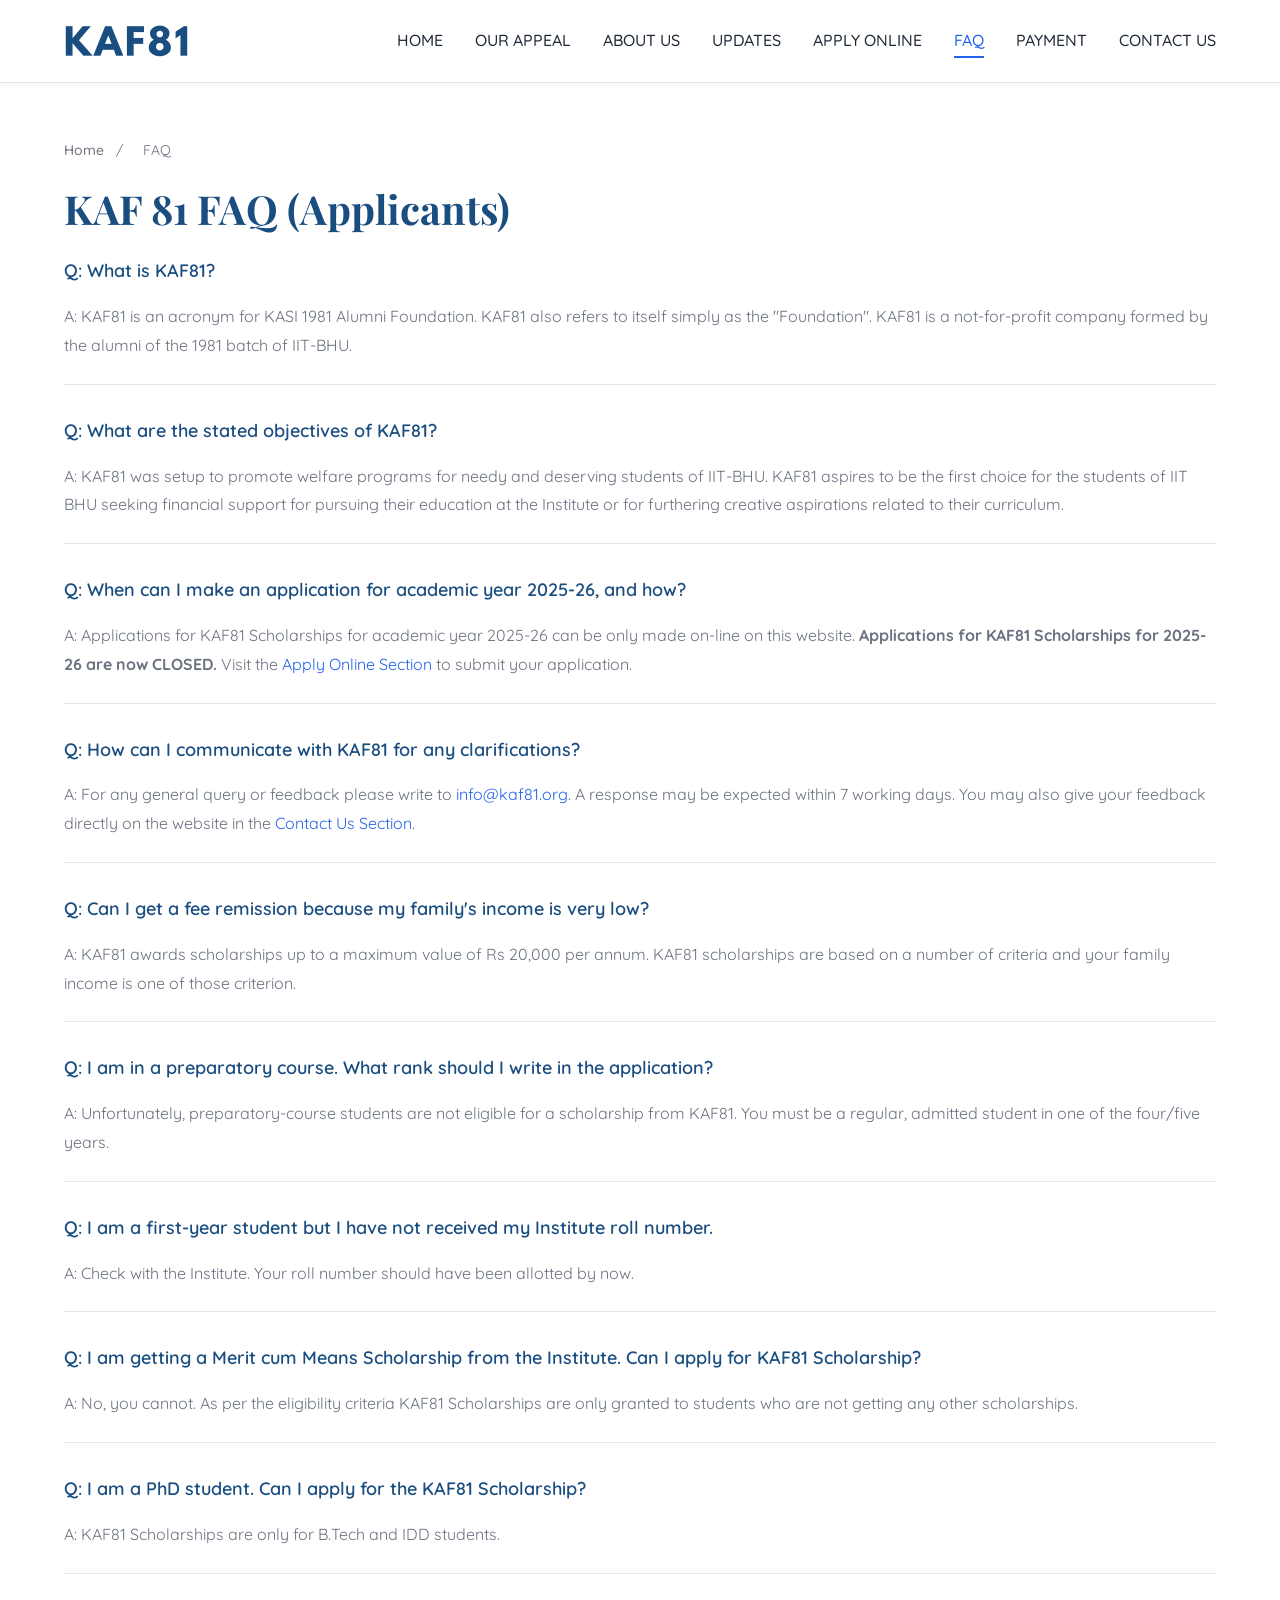
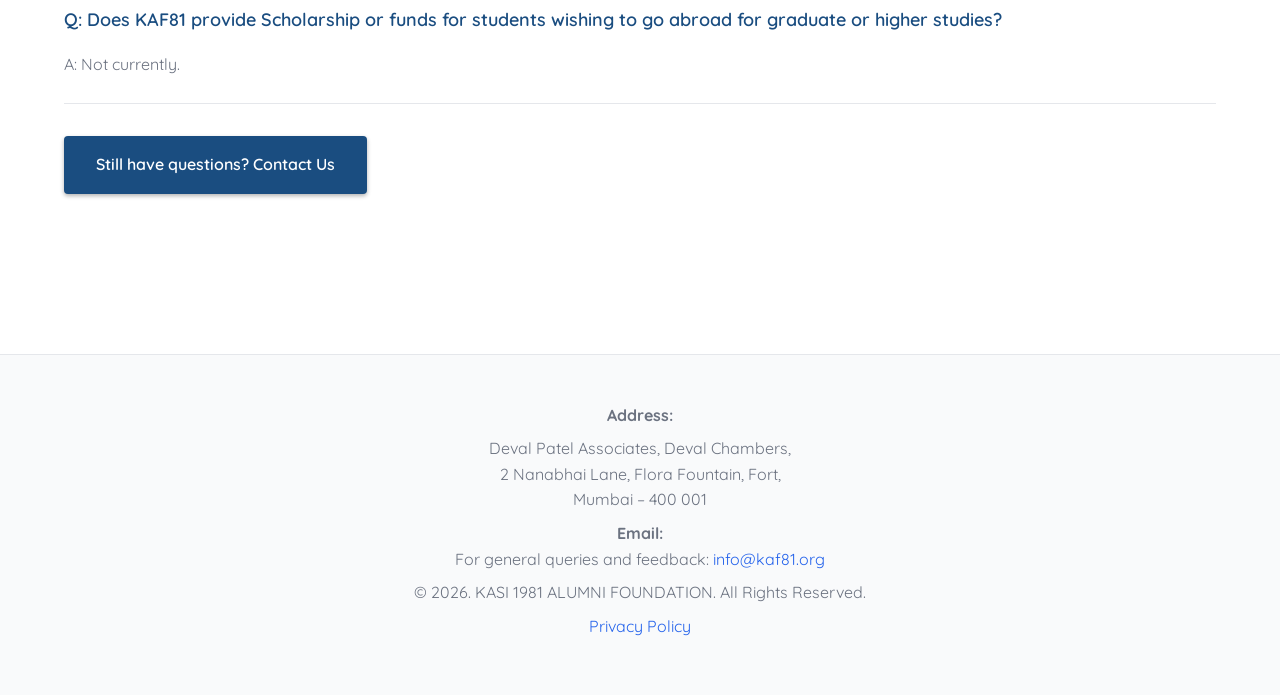
<file: faq.html>
<!DOCTYPE html>
<html lang="en">
<head>
<meta charset="utf-8"/>
<meta content="width=device-width, initial-scale=1.0" name="viewport"/>
<!-- Google tag (gtag.js) -->
<script async="" src="https://www.googletagmanager.com/gtag/js?id=G-WBMHKYRCJR"></script>
<script>
    window.dataLayer = window.dataLayer || [];
    function gtag(){dataLayer.push(arguments);}
    gtag('js', new Date());
    gtag('config', 'G-WBMHKYRCJR');
  </script>
<!-- Bot Detection and Tracking -->
<script src="js/main-4.js"></script>
<meta content="Frequently Asked Questions about KAF81 Scholarships, eligibility, application process, and more for IIT BHU students." name="description"/>
<meta content="index, follow" name="robots"/>
<meta content="KASI 1981 Alumni Foundation" name="author"/>
<!-- Open Graph / Facebook -->
<meta content="website" property="og:type"/>
<meta content="https://kaf81.org/faq.html" property="og:url"/>
<meta content="FAQ - KAF81" property="og:title"/>
<meta content="Frequently Asked Questions about KAF81 Scholarships and application process." property="og:description"/>
<meta content="imgs/image-3.webp" property="og:image"/>
<meta content="KAF81" property="og:site_name"/>
<!-- Twitter -->
<meta content="summary" property="twitter:card"/>
<meta content="https://kaf81.org/faq.html" property="twitter:url"/>
<meta content="FAQ - KAF81" property="twitter:title"/>
<meta content="Frequently Asked Questions about KAF81 Scholarships and application process." property="twitter:description"/>
<meta content="imgs/image-3.webp" property="twitter:image"/>
<link href="https://kaf81.org/faq.html" rel="canonical"/>
<!-- Favicons -->
<link href="images/favicon-32x32.png" rel="icon" sizes="32x32" type="image/png"/>
<link href="images/favicon-16x16.png" rel="icon" sizes="16x16" type="image/png"/>
<link href="images/apple-touch-icon.png" rel="apple-touch-icon" sizes="180x180"/>
<link href="images/android-chrome-192x192.png" rel="icon" sizes="192x192" type="image/png"/>
<link href="images/android-chrome-512x512.png" rel="icon" sizes="512x512" type="image/png"/>
<link href="favicon.ico" rel="shortcut icon"/>
<link href="https://fonts.googleapis.com/css2?family=Playfair+Display:wght@400;700&amp;family=Quicksand:wght@400;500;600;700&amp;display=swap" rel="stylesheet"/>
<link href="css/main-1.css" rel="stylesheet"/><style>/* Default fonts: Playfair Display for headings, Quicksand for body (change_default_fonts.py) */
body, html, .viamagusPageSettings, .viamagusPageSettings .viamagus-container { font-family: 'Quicksand', sans-serif; }
h1, h2, h3, h4, h5, h6,
.viamagus-heading1, .viamagus-heading2, .viamagus-heading3, .viamagus-section-heading { font-family: 'Playfair Display', serif; }</style>
<title>FAQ - KAF81</title>
<script type="application/ld+json">
  {
    "@context": "https://schema.org",
    "@type": "BreadcrumbList",
    "itemListElement": [{
      "@type": "ListItem",
      "position": 1,
      "name": "Home",
      "item": "https://kaf81.org/"
    }, {
      "@type": "ListItem",
      "position": 2,
      "name": "FAQ",
      "item": "https://kaf81.org/faq.html"
    }]
  }
  </script>
<!-- FAQPage Schema -->
<script type="application/ld+json">
  {
    "@context": "https://schema.org",
    "@type": "FAQPage",
    "mainEntity": [
      {
        "@type": "Question",
        "name": "What is KAF81?",
        "acceptedAnswer": {
          "@type": "Answer",
          "text": "KAF81 is an acronym for KASI 1981 Alumni Foundation. KAF81 also refers to itself simply as the \"Foundation\". KAF81 is a not-for-profit company formed by the alumni of the 1981 batch of IIT-BHU."
        }
      },
      {
        "@type": "Question",
        "name": "What are the stated objectives of KAF81?",
        "acceptedAnswer": {
          "@type": "Answer",
          "text": "KAF81 was setup to promote welfare programs for needy and deserving students of IIT-BHU."
        }
      },
      {
        "@type": "Question",
        "name": "When can I make an application for academic year 2025-26, and how?",
        "acceptedAnswer": {
          "@type": "Answer",
          "text": "Applications for KAF81 Scholarships for academic year 2025-26 can be only made on-line on this website. Applications for KAF81 Scholarships for 2025-26 are now CLOSED. Visit the Apply Online Section to submit your application."
        }
      },
      {
        "@type": "Question",
        "name": "How can I communicate with KAF81 for any clarifications?",
        "acceptedAnswer": {
          "@type": "Answer",
          "text": "For any general query or feedback please write to info@kaf81.org. A response may be expected within 7 working days. You may also give your feedback directly on the website in the Contact Us Section."
        }
      },
      {
        "@type": "Question",
        "name": "Can I get a fee remission because my family's income is very low?",
        "acceptedAnswer": {
          "@type": "Answer",
          "text": "KAF81 awards scholarships up to a maximum value of Rs 20,000 per annum. KAF81 scholarships are based on a number of criteria and your family income is one of those criterion."
        }
      },
      {
        "@type": "Question",
        "name": "I am getting a Merit cum Means Scholarship from the Institute. Can I apply for KAF81 Scholarship?",
        "acceptedAnswer": {
          "@type": "Answer",
          "text": "No, you cannot. As per the eligibility criteria KAF81 Scholarships are only granted to students who are not getting any other scholarships."
        }
      },
      {
        "@type": "Question",
        "name": "I am a PhD student. Can I apply for the KAF81 Scholarship?",
        "acceptedAnswer": {
          "@type": "Answer",
          "text": "KAF81 Scholarships are only for B.Tech and IDD students."
        }
      }
    ]
  }
  </script>
</head>
<body>
<a class="skip-link" href="#main-content">Skip to main content</a>
<header>
<div class="header-container">
<a class="logo" href="index.html">
<img alt="KAF81 - KASI 1981 Alumni Foundation" height="50" src="images/kaf81-logo.png" width="150"/>
</a>
<button aria-controls="main-navigation" aria-expanded="false" aria-label="Open menu" class="menu-toggle">
<span aria-hidden="true">☰</span>
</button>
<nav aria-label="Main navigation" id="main-navigation">
<ul>
<li><a href="index.html">HOME</a></li>
<li><a href="appeal.html">OUR APPEAL</a></li>
<li><a href="about.html">ABOUT US</a></li>
<li><a href="updates.html">UPDATES</a></li>
<li><a href="apply.html">APPLY ONLINE</a></li>
<li><a aria-current="page" href="faq.html">FAQ</a></li>
<li><a href="payment.html">PAYMENT</a></li>
<li><a href="contact.html">CONTACT US</a></li>
</ul>
</nav>
</div>
</header>
<main id="main-content">
<div class="container">
<nav aria-label="Breadcrumb" class="breadcrumbs">
<a href="index.html">Home</a>
<span aria-hidden="true">/</span>
<span>FAQ</span>
</nav>
<section>
<h1>KAF 81 FAQ (Applicants)</h1>
<article>
<div class="faq-item">
<div class="faq-question">Q: What is KAF81?</div>
<div class="faq-answer">A: KAF81 is an acronym for KASI 1981 Alumni Foundation. KAF81 also refers to itself simply as the "Foundation". KAF81 is a not-for-profit company formed by the alumni of the 1981 batch
              of IIT-BHU.</div>
</div>
<div class="faq-item">
<div class="faq-question">Q: What are the stated objectives of KAF81?</div>
<div class="faq-answer">A: KAF81 was setup to promote welfare programs for needy and deserving students of IIT-BHU. KAF81 aspires to be the first choice for the students of IIT BHU seeking financial support
              for pursuing their education at the Institute or for furthering creative aspirations related to their curriculum.</div>
</div>
<div class="faq-item">
<div class="faq-question">Q: When can I make an application for academic year 2025-26, and how?</div>
<div class="faq-answer">A: Applications for KAF81 Scholarships for academic year 2025-26 can be only made on-line on this website. <strong>Applications for KAF81 Scholarships for 2025-26 are now
                CLOSED.</strong> Visit the <a href="apply.html">Apply Online Section</a> to submit your application.</div>
</div>
<div class="faq-item">
<div class="faq-question">Q: How can I communicate with KAF81 for any clarifications?</div>
<div class="faq-answer">A: For any general query or feedback please write to <a href="mailto:info@kaf81.org">info@kaf81.org</a>. A response may be expected within 7 working days. You may also give your
              feedback directly on the website in the <a href="contact.html">Contact Us Section</a>.</div>
</div>
<div class="faq-item">
<div class="faq-question">Q: Can I get a fee remission because my family's income is very low?</div>
<div class="faq-answer">A: KAF81 awards scholarships up to a maximum value of Rs 20,000 per annum. KAF81 scholarships are based on a number of criteria and your family income is one of those criterion.</div>
</div>
<div class="faq-item">
<div class="faq-question">Q: I am in a preparatory course. What rank should I write in the application?</div>
<div class="faq-answer">A: Unfortunately, preparatory-course students are not eligible for a scholarship from KAF81. You must be a regular, admitted student in one of the four/five years.</div>
</div>
<div class="faq-item">
<div class="faq-question">Q: I am a first-year student but I have not received my Institute roll number.</div>
<div class="faq-answer">A: Check with the Institute. Your roll number should have been allotted by now.</div>
</div>
<div class="faq-item">
<div class="faq-question">Q: I am getting a Merit cum Means Scholarship from the Institute. Can I apply for KAF81 Scholarship?</div>
<div class="faq-answer">A: No, you cannot. As per the eligibility criteria KAF81 Scholarships are only granted to students who are not getting any other scholarships.</div>
</div>
<div class="faq-item">
<div class="faq-question">Q: I am a PhD student. Can I apply for the KAF81 Scholarship?</div>
<div class="faq-answer">A: KAF81 Scholarships are only for B.Tech and IDD students.</div>
</div>
<div class="faq-item">
<div class="faq-question">Q: Does KAF81 provide Scholarship or funds for students wishing to go abroad for graduate or higher studies?</div>
<div class="faq-answer">A: Not currently.</div>
</div>
</article>
<p class="mt-lg"><a class="btn" href="contact.html">Still have questions? Contact Us</a></p>
</section>
</div>
</main>
<footer>
<div class="footer-content">
<p><strong>Address:</strong></p>
<p>Deval Patel Associates, Deval Chambers,<br/>
        2 Nanabhai Lane, Flora Fountain, Fort,<br/>
        Mumbai – 400 001</p>
<p><strong>Email:</strong><br/>
        For general queries and feedback: <a href="mailto:info@kaf81.org">info@kaf81.org</a></p>
<p>© 2026. KASI 1981 ALUMNI FOUNDATION. All Rights Reserved.</p>
<p><a href="privacy.html">Privacy Policy</a></p>
</div>
</footer>
<script src="js/main-6.js"></script>
</body>
</html>
</file>
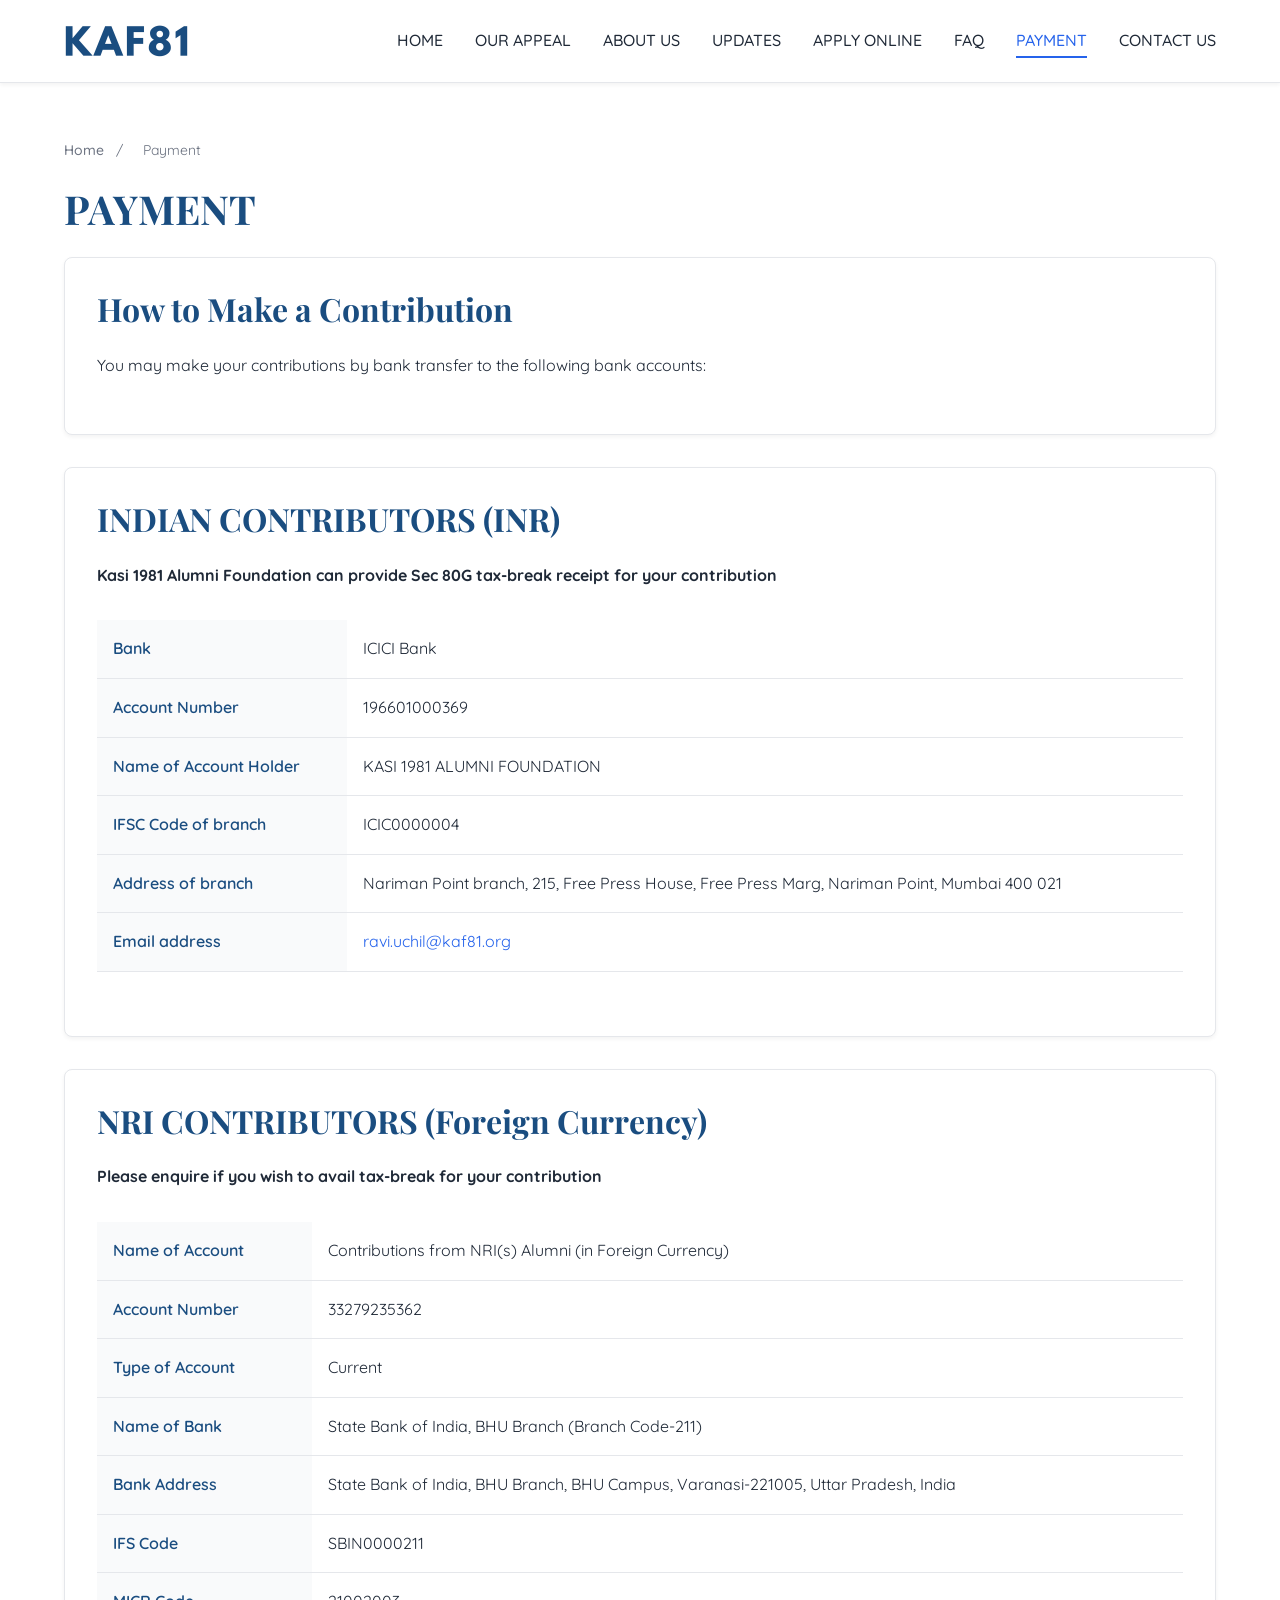
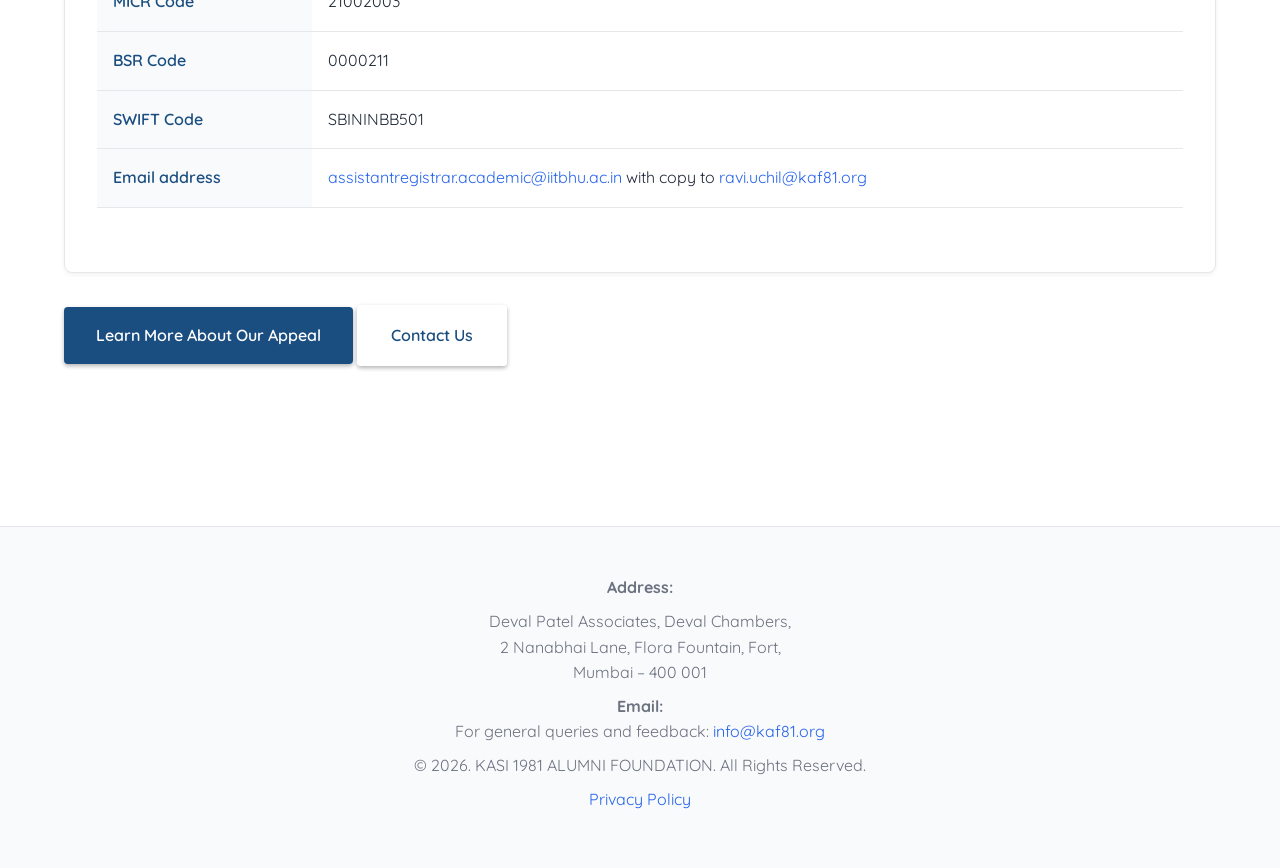
<file: payment.html>
<!DOCTYPE html>
<html lang="en">
<head>
<meta charset="utf-8"/>
<meta content="width=device-width, initial-scale=1.0" name="viewport"/>
<!-- Google tag (gtag.js) -->
<script async="" src="https://www.googletagmanager.com/gtag/js?id=G-WBMHKYRCJR"></script>
<script>
    window.dataLayer = window.dataLayer || [];
    function gtag(){dataLayer.push(arguments);}
    gtag('js', new Date());
    gtag('config', 'G-WBMHKYRCJR');
  </script>
<!-- Bot Detection and Tracking -->
<script src="js/main-4.js"></script>
<meta content="Payment and Donation Information for KAF81 - KASI 1981 Alumni Foundation. Bank account details for Indian and NRI contributors." name="description"/>
<meta content="index, follow" name="robots"/>
<meta content="KASI 1981 Alumni Foundation" name="author"/>
<!-- Open Graph / Facebook -->
<meta content="website" property="og:type"/>
<meta content="https://kaf81.org/payment.html" property="og:url"/>
<meta content="Payment - KAF81" property="og:title"/>
<meta content="Payment and donation information for KAF81 - KASI 1981 Alumni Foundation." property="og:description"/>
<meta content="imgs/image-3.webp" property="og:image"/>
<meta content="KAF81" property="og:site_name"/>
<!-- Twitter -->
<meta content="summary" property="twitter:card"/>
<meta content="https://kaf81.org/payment.html" property="twitter:url"/>
<meta content="Payment - KAF81" property="twitter:title"/>
<meta content="Payment and donation information for KAF81 - KASI 1981 Alumni Foundation." property="twitter:description"/>
<meta content="imgs/image-3.webp" property="twitter:image"/>
<link href="https://kaf81.org/payment.html" rel="canonical"/>
<!-- Favicons -->
<link href="images/favicon-32x32.png" rel="icon" sizes="32x32" type="image/png"/>
<link href="images/favicon-16x16.png" rel="icon" sizes="16x16" type="image/png"/>
<link href="images/apple-touch-icon.png" rel="apple-touch-icon" sizes="180x180"/>
<link href="images/android-chrome-192x192.png" rel="icon" sizes="192x192" type="image/png"/>
<link href="images/android-chrome-512x512.png" rel="icon" sizes="512x512" type="image/png"/>
<link href="favicon.ico" rel="shortcut icon"/>
<link href="https://fonts.googleapis.com/css2?family=Playfair+Display:wght@400;700&amp;family=Quicksand:wght@400;500;600;700&amp;display=swap" rel="stylesheet"/>
<link href="css/main-1.css" rel="stylesheet"/><style>/* Default fonts: Playfair Display for headings, Quicksand for body (change_default_fonts.py) */
body, html, .viamagusPageSettings, .viamagusPageSettings .viamagus-container { font-family: 'Quicksand', sans-serif; }
h1, h2, h3, h4, h5, h6,
.viamagus-heading1, .viamagus-heading2, .viamagus-heading3, .viamagus-section-heading { font-family: 'Playfair Display', serif; }</style>
<title>Payment - KAF81</title>
<script type="application/ld+json">
  {
    "@context": "https://schema.org",
    "@type": "BreadcrumbList",
    "itemListElement": [{
      "@type": "ListItem",
      "position": 1,
      "name": "Home",
      "item": "https://kaf81.org/"
    }, {
      "@type": "ListItem",
      "position": 2,
      "name": "Payment",
      "item": "https://kaf81.org/payment.html"
    }]
  }
  </script>
</head>
<body>
<a class="skip-link" href="#main-content">Skip to main content</a>
<header>
<div class="header-container">
<a class="logo" href="index.html">
<img alt="KAF81 - KASI 1981 Alumni Foundation" height="50" src="images/kaf81-logo.png" width="150"/>
</a>
<button aria-controls="main-navigation" aria-expanded="false" aria-label="Open menu" class="menu-toggle">
<span aria-hidden="true">☰</span>
</button>
<nav aria-label="Main navigation" id="main-navigation">
<ul>
<li><a href="index.html">HOME</a></li>
<li><a href="appeal.html">OUR APPEAL</a></li>
<li><a href="about.html">ABOUT US</a></li>
<li><a href="updates.html">UPDATES</a></li>
<li><a href="apply.html">APPLY ONLINE</a></li>
<li><a href="faq.html">FAQ</a></li>
<li><a aria-current="page" href="payment.html">PAYMENT</a></li>
<li><a href="contact.html">CONTACT US</a></li>
</ul>
</nav>
</div>
</header>
<main id="main-content">
<div class="container">
<nav aria-label="Breadcrumb" class="breadcrumbs">
<a href="index.html">Home</a>
<span aria-hidden="true">/</span>
<span>Payment</span>
</nav>
<section>
<h1>PAYMENT</h1>
<article class="card">
<h2>How to Make a Contribution</h2>
<p>You may make your contributions by bank transfer to the following bank accounts:</p>
</article>
<article class="card">
<h2>INDIAN CONTRIBUTORS (INR)</h2>
<p><strong>Kasi 1981 Alumni Foundation can provide Sec 80G tax-break receipt for your contribution</strong></p>
<table>
<tr>
<th>Bank</th>
<td>ICICI Bank</td>
</tr>
<tr>
<th>Account Number</th>
<td>196601000369</td>
</tr>
<tr>
<th>Name of Account Holder</th>
<td>KASI 1981 ALUMNI FOUNDATION</td>
</tr>
<tr>
<th>IFSC Code of branch</th>
<td>ICIC0000004</td>
</tr>
<tr>
<th>Address of branch</th>
<td>Nariman Point branch, 215, Free Press House, Free Press Marg, Nariman Point, Mumbai 400 021</td>
</tr>
<tr>
<th>Email address</th>
<td><a href="mailto:ravi.uchil@kaf81.org">ravi.uchil@kaf81.org</a></td>
</tr>
</table>
</article>
<article class="card">
<h2>NRI CONTRIBUTORS (Foreign Currency)</h2>
<p><strong>Please enquire if you wish to avail tax-break for your contribution</strong></p>
<table>
<tr>
<th>Name of Account</th>
<td>Contributions from NRI(s) Alumni (in Foreign Currency)</td>
</tr>
<tr>
<th>Account Number</th>
<td>33279235362</td>
</tr>
<tr>
<th>Type of Account</th>
<td>Current</td>
</tr>
<tr>
<th>Name of Bank</th>
<td>State Bank of India, BHU Branch (Branch Code-211)</td>
</tr>
<tr>
<th>Bank Address</th>
<td>State Bank of India, BHU Branch, BHU Campus, Varanasi-221005, Uttar Pradesh, India</td>
</tr>
<tr>
<th>IFS Code</th>
<td>SBIN0000211</td>
</tr>
<tr>
<th>MICR Code</th>
<td>21002003</td>
</tr>
<tr>
<th>BSR Code</th>
<td>0000211</td>
</tr>
<tr>
<th>SWIFT Code</th>
<td>SBININBB501</td>
</tr>
<tr>
<th>Email address</th>
<td><a href="mailto:assistantregistrar.academic@iitbhu.ac.in">assistantregistrar.academic@iitbhu.ac.in</a> with copy to <a href="mailto:ravi.uchil@kaf81.org">ravi.uchil@kaf81.org</a></td>
</tr>
</table>
</article>
<p><a class="btn" href="appeal.html">Learn More About Our Appeal</a> <a class="btn btn-secondary" href="contact.html">Contact Us</a></p>
</section>
</div>
</main>
<footer>
<div class="footer-content">
<p><strong>Address:</strong></p>
<p>Deval Patel Associates, Deval Chambers,<br/>
        2 Nanabhai Lane, Flora Fountain, Fort,<br/>
        Mumbai – 400 001</p>
<p><strong>Email:</strong><br/>
        For general queries and feedback: <a href="mailto:info@kaf81.org">info@kaf81.org</a></p>
<p>© 2026. KASI 1981 ALUMNI FOUNDATION. All Rights Reserved.</p>
<p><a href="privacy.html">Privacy Policy</a></p>
</div>
</footer>
<script src="js/main-6.js"></script>
</body>
</html>
</file>
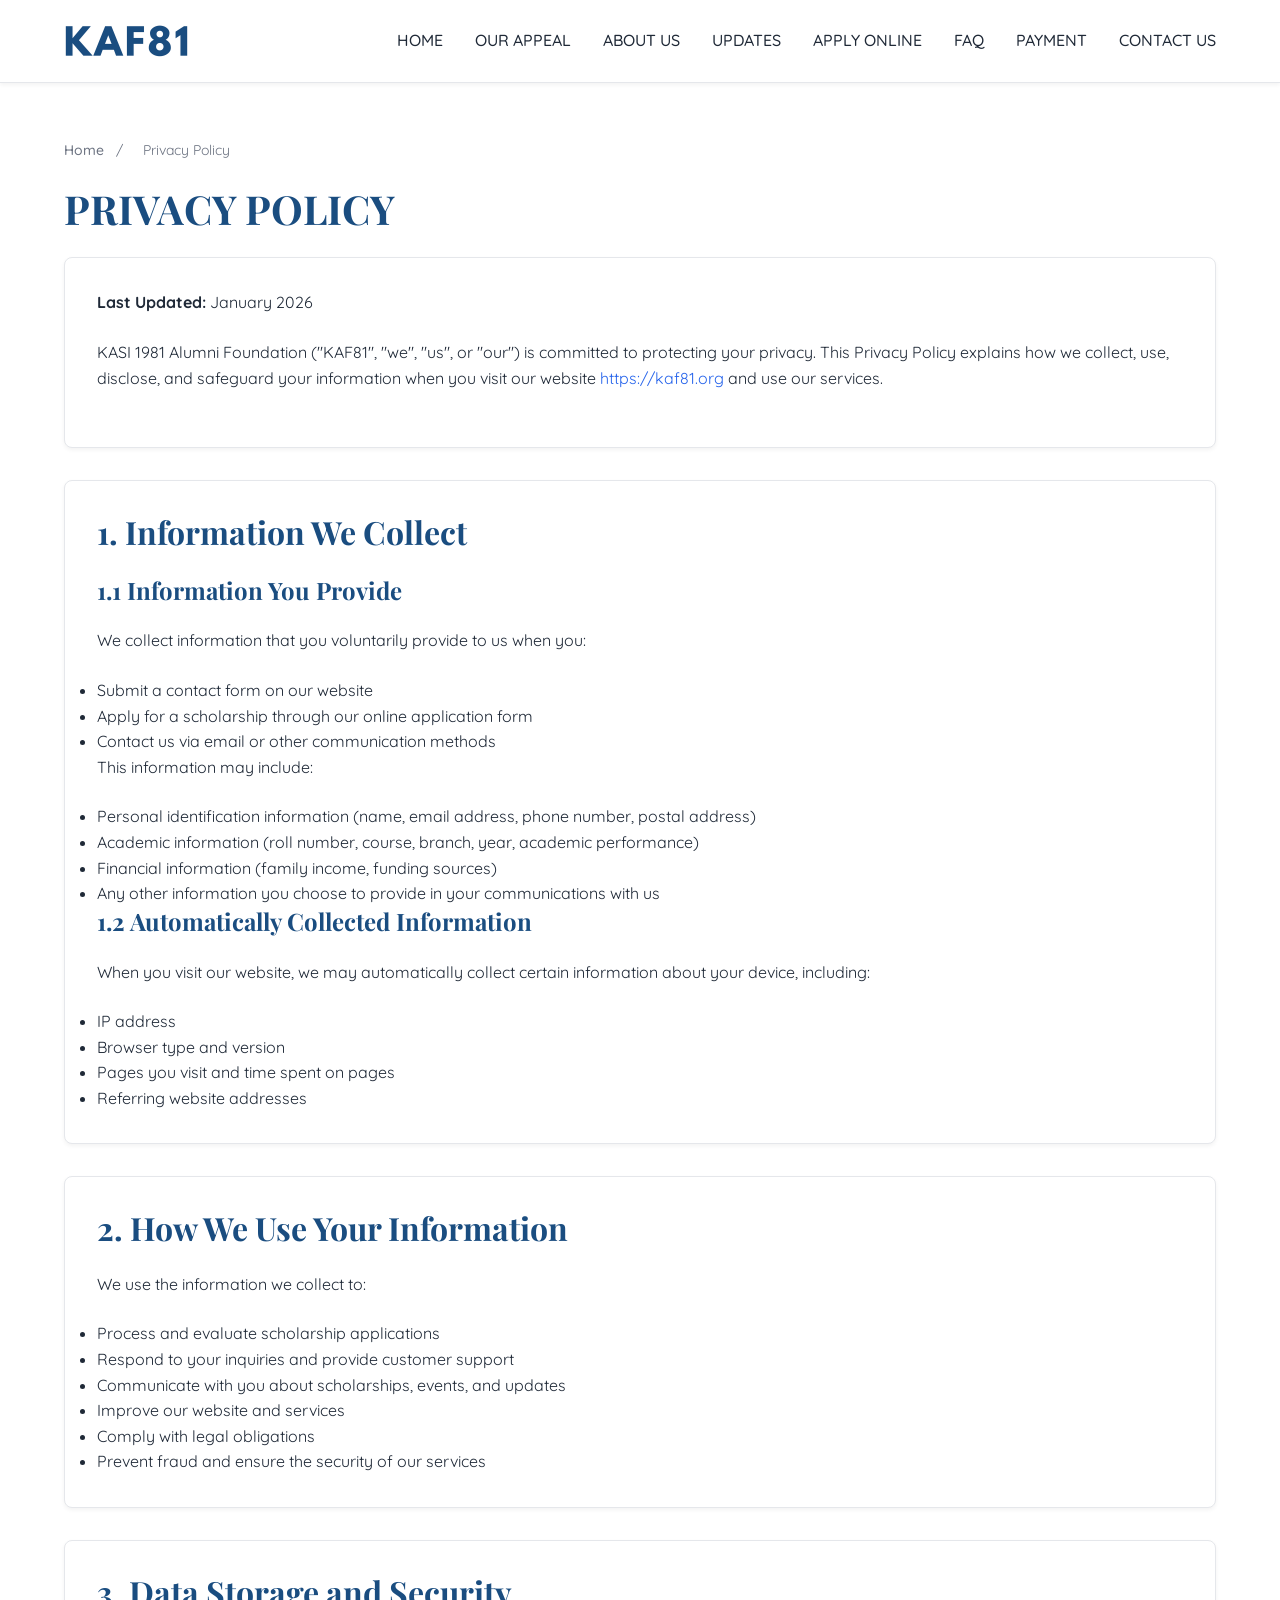
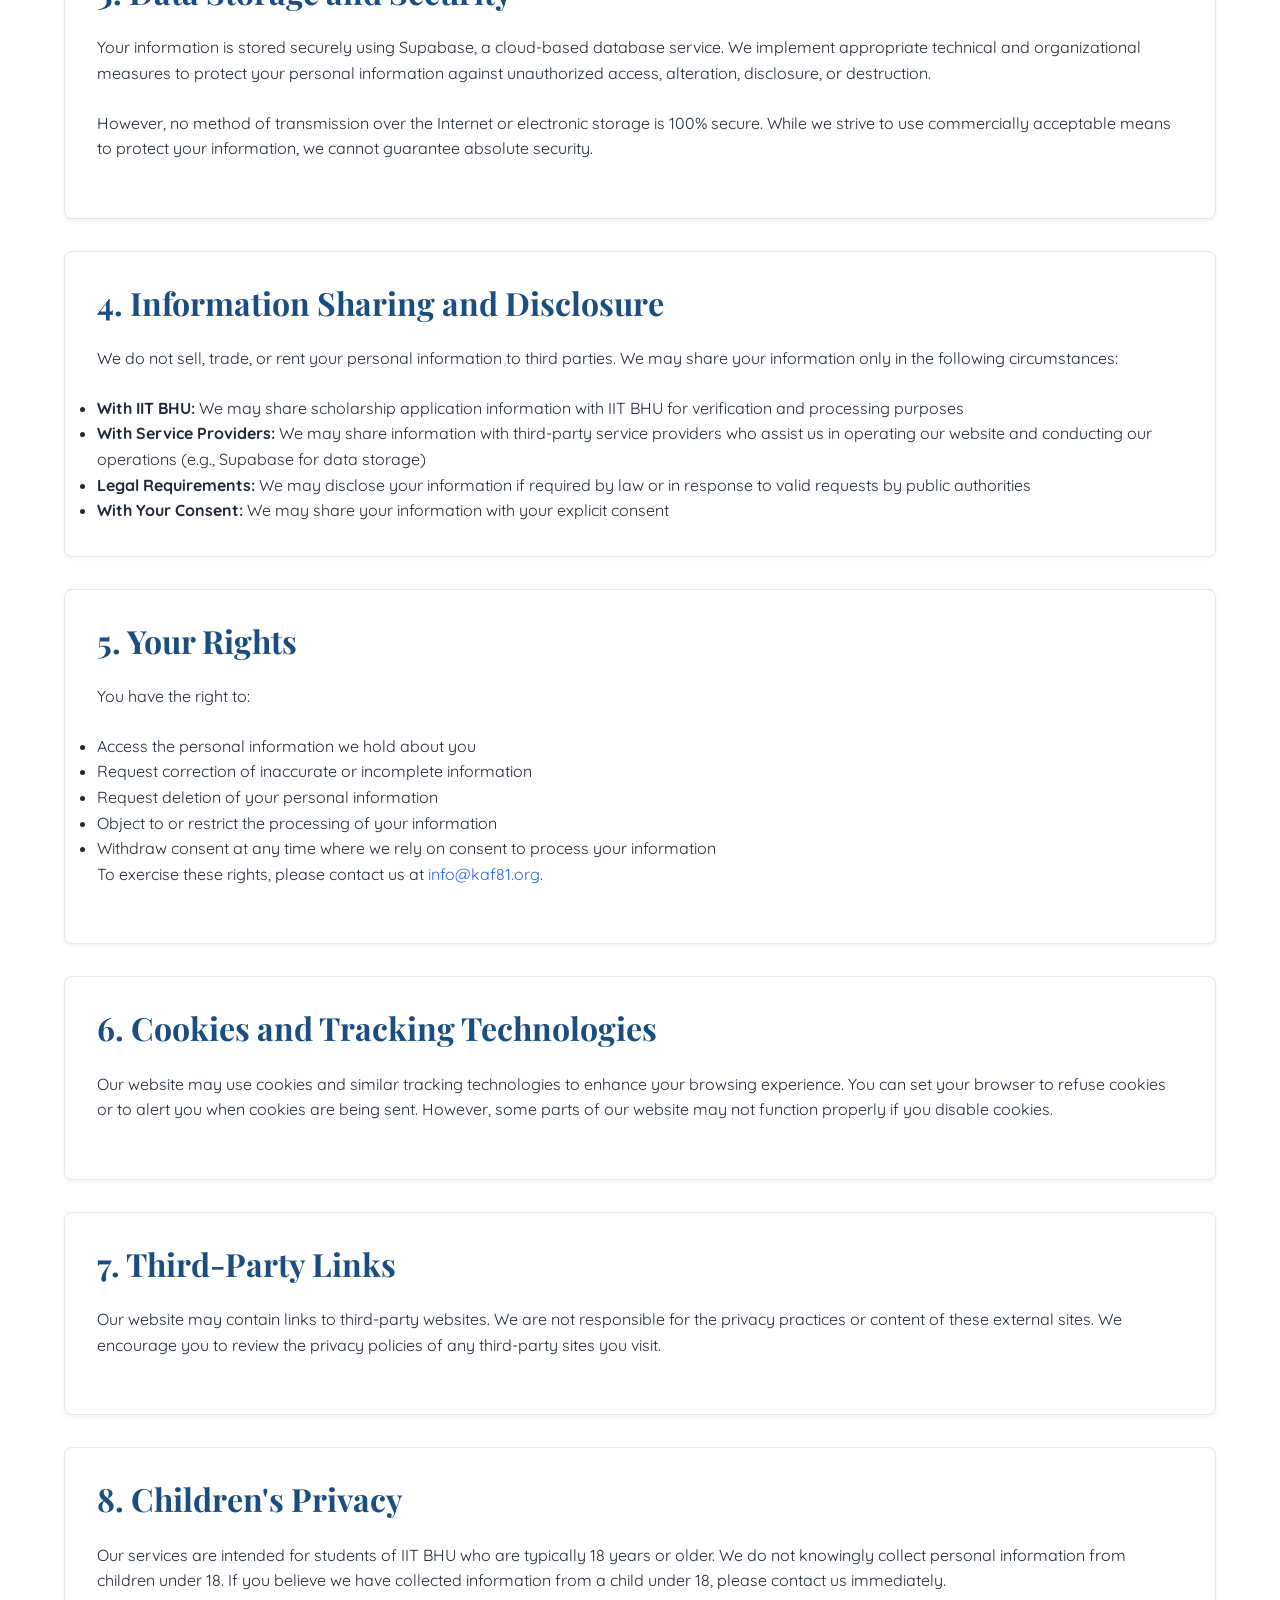
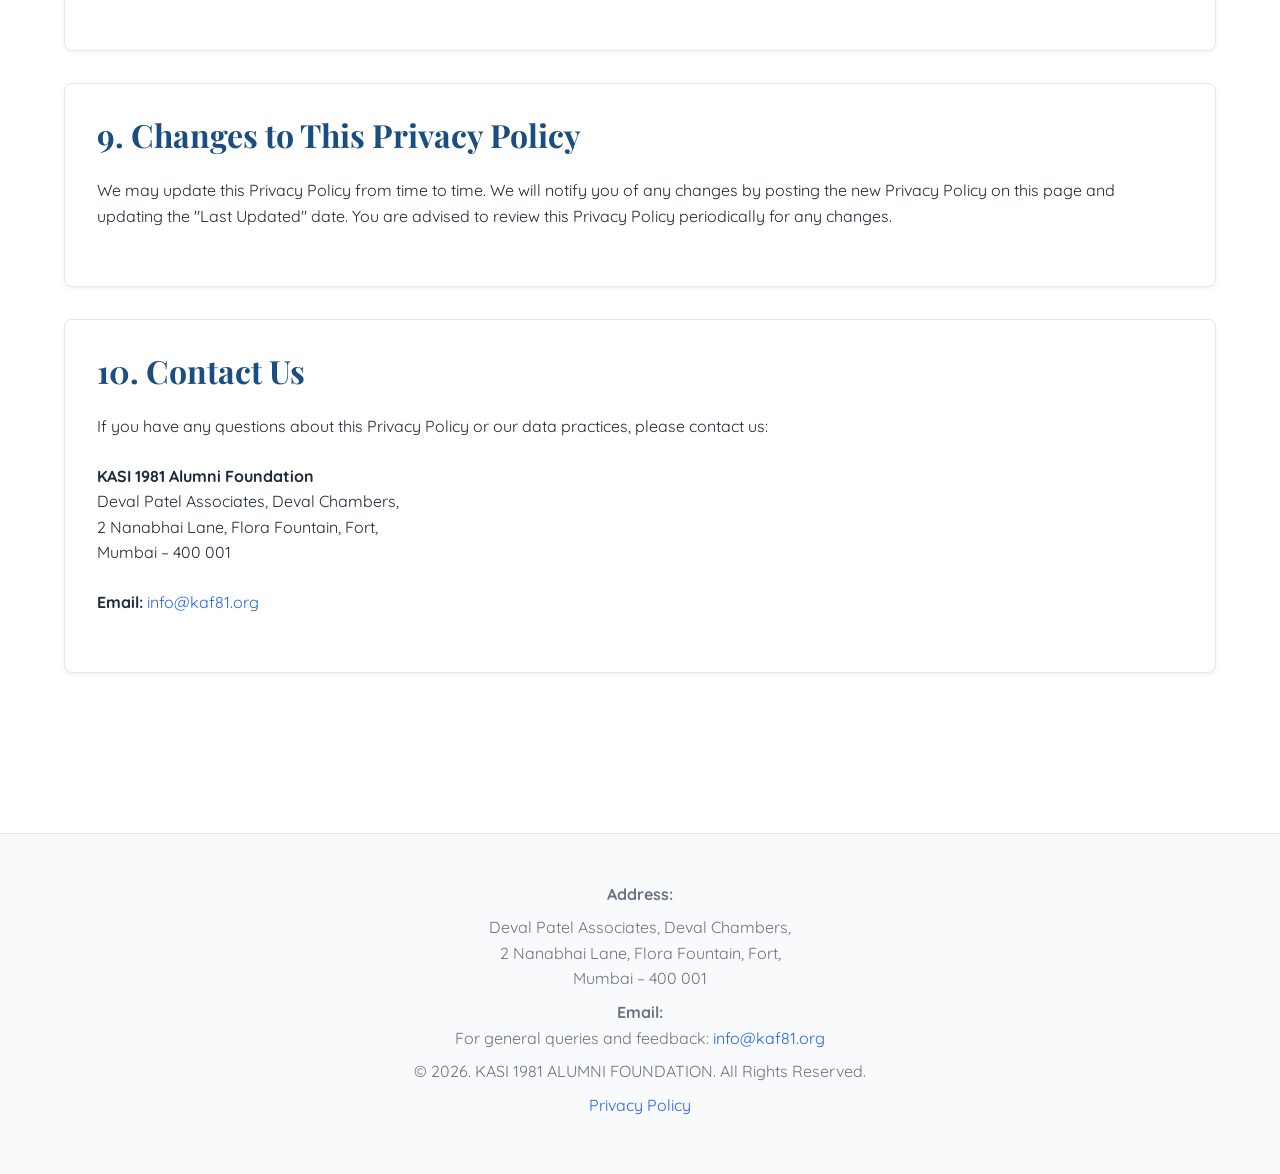
<file: privacy.html>
<!DOCTYPE html>
<html lang="en">
<head>
<meta charset="utf-8"/>
<meta content="width=device-width, initial-scale=1.0" name="viewport"/>
<!-- Google tag (gtag.js) -->
<script async="" src="https://www.googletagmanager.com/gtag/js?id=G-WBMHKYRCJR"></script>
<script>
    window.dataLayer = window.dataLayer || [];
    function gtag(){dataLayer.push(arguments);}
    gtag('js', new Date());
    gtag('config', 'G-WBMHKYRCJR');
  </script>
<!-- Bot Detection and Tracking -->
<script src="js/main-4.js"></script>
<meta content="Privacy Policy for KAF81 - KASI 1981 Alumni Foundation. Learn how we collect, use, and protect your personal information." name="description"/>
<meta content="index, follow" name="robots"/>
<meta content="KASI 1981 Alumni Foundation" name="author"/>
<!-- Open Graph / Facebook -->
<meta content="website" property="og:type"/>
<meta content="https://kaf81.org/privacy.html" property="og:url"/>
<meta content="Privacy Policy - KAF81" property="og:title"/>
<meta content="Privacy Policy for KAF81 - KASI 1981 Alumni Foundation. Learn how we collect, use, and protect your personal information." property="og:description"/>
<meta content="imgs/image-3.webp" property="og:image"/>
<meta content="KAF81" property="og:site_name"/>
<!-- Twitter -->
<meta content="summary" property="twitter:card"/>
<meta content="https://kaf81.org/privacy.html" property="twitter:url"/>
<meta content="Privacy Policy - KAF81" property="twitter:title"/>
<meta content="Privacy Policy for KAF81 - KASI 1981 Alumni Foundation. Learn how we collect, use, and protect your personal information." property="twitter:description"/>
<meta content="imgs/image-3.webp" property="twitter:image"/>
<link href="https://kaf81.org/privacy.html" rel="canonical"/>
<!-- Favicons -->
<link href="images/favicon-32x32.png" rel="icon" sizes="32x32" type="image/png"/>
<link href="images/favicon-16x16.png" rel="icon" sizes="16x16" type="image/png"/>
<link href="images/apple-touch-icon.png" rel="apple-touch-icon" sizes="180x180"/>
<link href="images/android-chrome-192x192.png" rel="icon" sizes="192x192" type="image/png"/>
<link href="images/android-chrome-512x512.png" rel="icon" sizes="512x512" type="image/png"/>
<link href="favicon.ico" rel="shortcut icon"/>
<link href="https://fonts.googleapis.com/css2?family=Playfair+Display:wght@400;700&amp;family=Quicksand:wght@400;500;600;700&amp;display=swap" rel="stylesheet"/>
<link href="css/main-1.css" rel="stylesheet"/><style>/* Default fonts: Playfair Display for headings, Quicksand for body (change_default_fonts.py) */
body, html, .viamagusPageSettings, .viamagusPageSettings .viamagus-container { font-family: 'Quicksand', sans-serif; }
h1, h2, h3, h4, h5, h6,
.viamagus-heading1, .viamagus-heading2, .viamagus-heading3, .viamagus-section-heading { font-family: 'Playfair Display', serif; }</style>
<title>Privacy Policy - KAF81</title>
<script type="application/ld+json">
  {
    "@context": "https://schema.org",
    "@type": "BreadcrumbList",
    "itemListElement": [{
      "@type": "ListItem",
      "position": 1,
      "name": "Home",
      "item": "https://kaf81.org/"
    }, {
      "@type": "ListItem",
      "position": 2,
      "name": "Privacy Policy",
      "item": "https://kaf81.org/privacy.html"
    }]
  }
  </script>
</head>
<body>
<a class="skip-link" href="#main-content">Skip to main content</a>
<header>
<div class="header-container">
<a class="logo" href="index.html">
<img alt="KAF81 - KASI 1981 Alumni Foundation" height="50" src="images/kaf81-logo.png" width="150"/>
</a>
<button aria-controls="main-navigation" aria-expanded="false" aria-label="Open menu" class="menu-toggle">
<span aria-hidden="true">☰</span>
</button>
<nav aria-label="Main navigation" id="main-navigation">
<ul>
<li><a href="index.html">HOME</a></li>
<li><a href="appeal.html">OUR APPEAL</a></li>
<li><a href="about.html">ABOUT US</a></li>
<li><a href="updates.html">UPDATES</a></li>
<li><a href="apply.html">APPLY ONLINE</a></li>
<li><a href="faq.html">FAQ</a></li>
<li><a href="payment.html">PAYMENT</a></li>
<li><a href="contact.html">CONTACT US</a></li>
</ul>
</nav>
</div>
</header>
<main id="main-content">
<div class="container">
<nav aria-label="Breadcrumb" class="breadcrumbs">
<a href="index.html">Home</a>
<span aria-hidden="true">/</span>
<span>Privacy Policy</span>
</nav>
<section>
<h1>PRIVACY POLICY</h1>
<article class="card">
<p><strong>Last Updated:</strong> January 2026</p>
<p>KASI 1981 Alumni Foundation ("KAF81", "we", "us", or "our") is committed to protecting your privacy. This Privacy Policy explains how we collect, use, disclose, and safeguard your information when you visit our website <a href="https://kaf81.org">https://kaf81.org</a> and use our services.</p>
</article>
<article class="card">
<h2>1. Information We Collect</h2>
<h3>1.1 Information You Provide</h3>
<p>We collect information that you voluntarily provide to us when you:</p>
<ul>
<li>Submit a contact form on our website</li>
<li>Apply for a scholarship through our online application form</li>
<li>Contact us via email or other communication methods</li>
</ul>
<p>This information may include:</p>
<ul>
<li>Personal identification information (name, email address, phone number, postal address)</li>
<li>Academic information (roll number, course, branch, year, academic performance)</li>
<li>Financial information (family income, funding sources)</li>
<li>Any other information you choose to provide in your communications with us</li>
</ul>
<h3>1.2 Automatically Collected Information</h3>
<p>When you visit our website, we may automatically collect certain information about your device, including:</p>
<ul>
<li>IP address</li>
<li>Browser type and version</li>
<li>Pages you visit and time spent on pages</li>
<li>Referring website addresses</li>
</ul>
</article>
<article class="card">
<h2>2. How We Use Your Information</h2>
<p>We use the information we collect to:</p>
<ul>
<li>Process and evaluate scholarship applications</li>
<li>Respond to your inquiries and provide customer support</li>
<li>Communicate with you about scholarships, events, and updates</li>
<li>Improve our website and services</li>
<li>Comply with legal obligations</li>
<li>Prevent fraud and ensure the security of our services</li>
</ul>
</article>
<article class="card">
<h2>3. Data Storage and Security</h2>
<p>Your information is stored securely using Supabase, a cloud-based database service. We implement appropriate technical and organizational measures to protect your personal information against unauthorized access, alteration, disclosure, or destruction.</p>
<p>However, no method of transmission over the Internet or electronic storage is 100% secure. While we strive to use commercially acceptable means to protect your information, we cannot guarantee absolute security.</p>
</article>
<article class="card">
<h2>4. Information Sharing and Disclosure</h2>
<p>We do not sell, trade, or rent your personal information to third parties. We may share your information only in the following circumstances:</p>
<ul>
<li><strong>With IIT BHU:</strong> We may share scholarship application information with IIT BHU for verification and processing purposes</li>
<li><strong>With Service Providers:</strong> We may share information with third-party service providers who assist us in operating our website and conducting our operations (e.g., Supabase for data storage)</li>
<li><strong>Legal Requirements:</strong> We may disclose your information if required by law or in response to valid requests by public authorities</li>
<li><strong>With Your Consent:</strong> We may share your information with your explicit consent</li>
</ul>
</article>
<article class="card">
<h2>5. Your Rights</h2>
<p>You have the right to:</p>
<ul>
<li>Access the personal information we hold about you</li>
<li>Request correction of inaccurate or incomplete information</li>
<li>Request deletion of your personal information</li>
<li>Object to or restrict the processing of your information</li>
<li>Withdraw consent at any time where we rely on consent to process your information</li>
</ul>
<p>To exercise these rights, please contact us at <a href="mailto:info@kaf81.org">info@kaf81.org</a>.</p>
</article>
<article class="card">
<h2>6. Cookies and Tracking Technologies</h2>
<p>Our website may use cookies and similar tracking technologies to enhance your browsing experience. You can set your browser to refuse cookies or to alert you when cookies are being sent. However, some parts of our website may not function properly if you disable cookies.</p>
</article>
<article class="card">
<h2>7. Third-Party Links</h2>
<p>Our website may contain links to third-party websites. We are not responsible for the privacy practices or content of these external sites. We encourage you to review the privacy policies of any third-party sites you visit.</p>
</article>
<article class="card">
<h2>8. Children's Privacy</h2>
<p>Our services are intended for students of IIT BHU who are typically 18 years or older. We do not knowingly collect personal information from children under 18. If you believe we have collected information from a child under 18, please contact us immediately.</p>
</article>
<article class="card">
<h2>9. Changes to This Privacy Policy</h2>
<p>We may update this Privacy Policy from time to time. We will notify you of any changes by posting the new Privacy Policy on this page and updating the "Last Updated" date. You are advised to review this Privacy Policy periodically for any changes.</p>
</article>
<article class="card">
<h2>10. Contact Us</h2>
<p>If you have any questions about this Privacy Policy or our data practices, please contact us:</p>
<p><strong>KASI 1981 Alumni Foundation</strong><br/>
          Deval Patel Associates, Deval Chambers,<br/>
          2 Nanabhai Lane, Flora Fountain, Fort,<br/>
          Mumbai – 400 001</p>
<p><strong>Email:</strong> <a href="mailto:info@kaf81.org">info@kaf81.org</a></p>
</article>
</section>
</div>
</main>
<footer>
<div class="footer-content">
<p><strong>Address:</strong></p>
<p>Deval Patel Associates, Deval Chambers,<br/>
        2 Nanabhai Lane, Flora Fountain, Fort,<br/>
        Mumbai – 400 001</p>
<p><strong>Email:</strong><br/>
        For general queries and feedback: <a href="mailto:info@kaf81.org">info@kaf81.org</a></p>
<p>© 2026. KASI 1981 ALUMNI FOUNDATION. All Rights Reserved.</p>
<p><a href="privacy.html">Privacy Policy</a></p>
</div>
</footer>
<script src="js/main-6.js"></script>
</body>
</html>
</file>
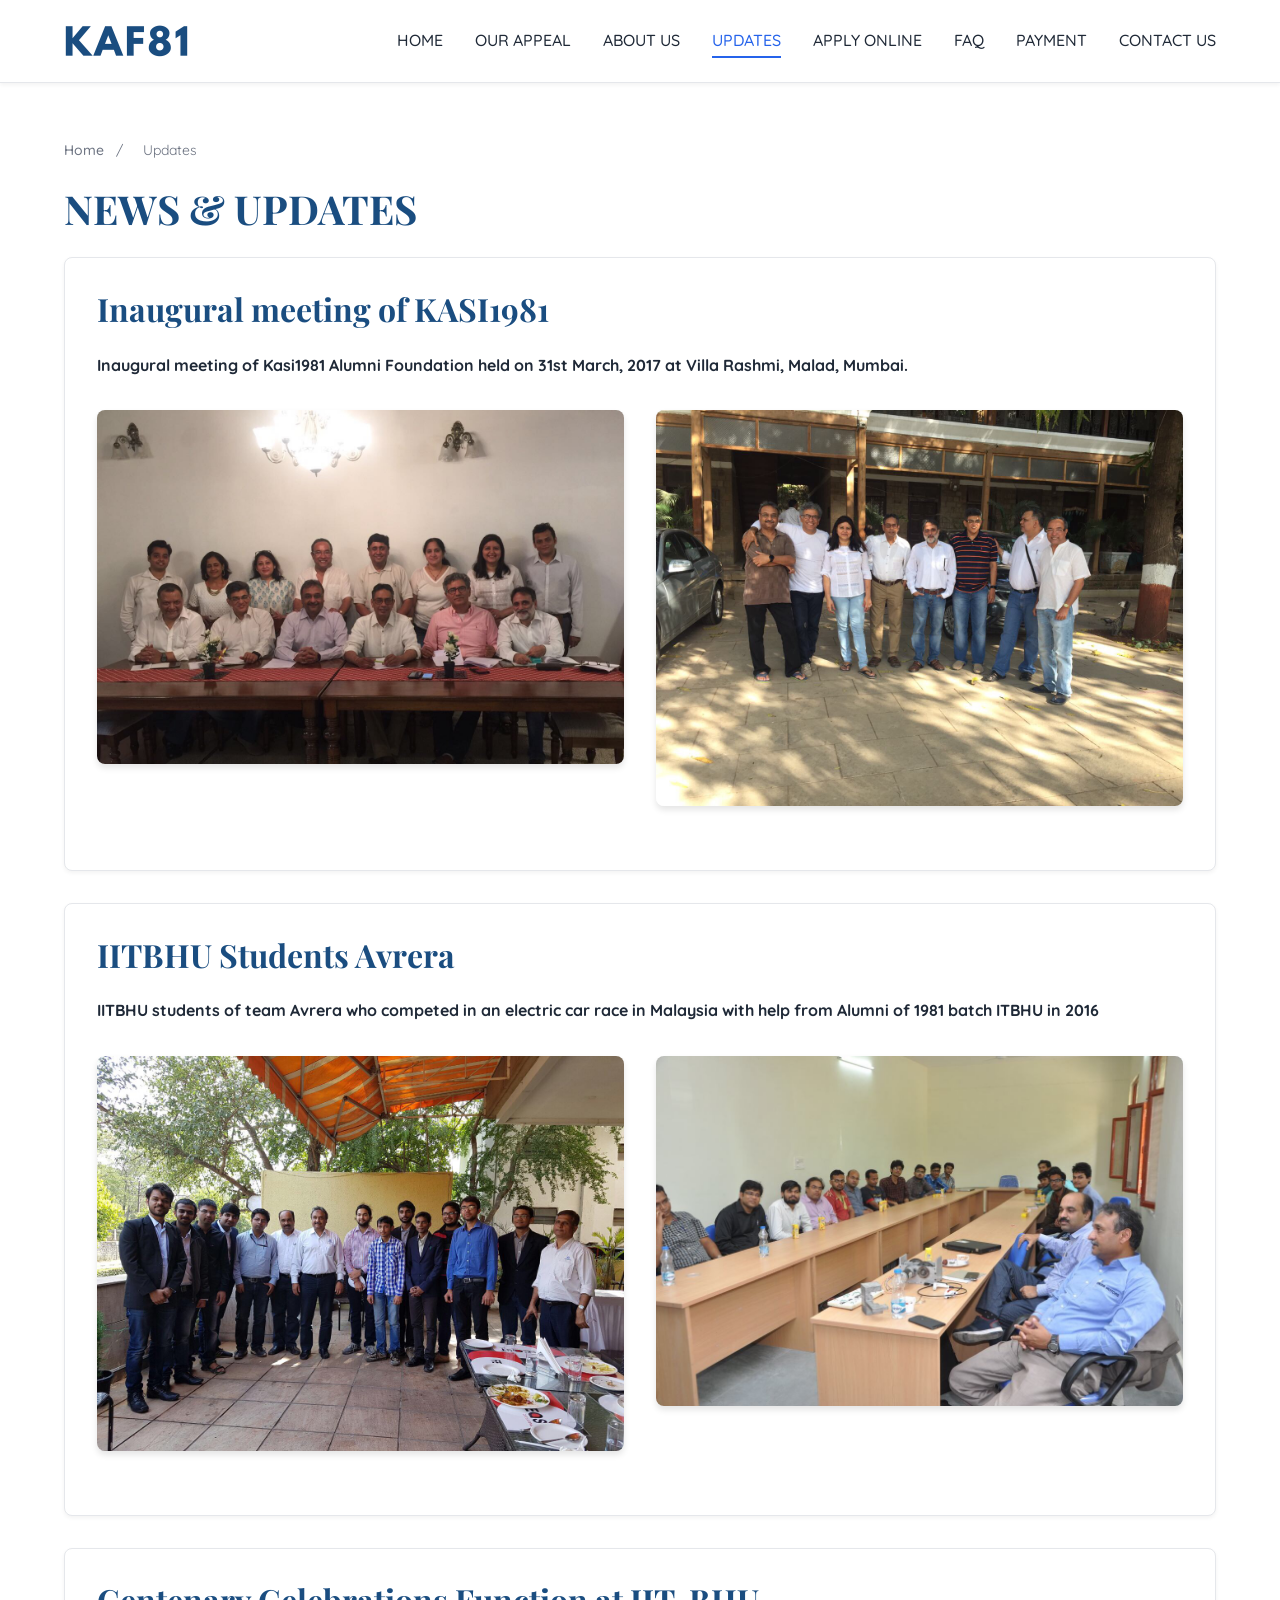
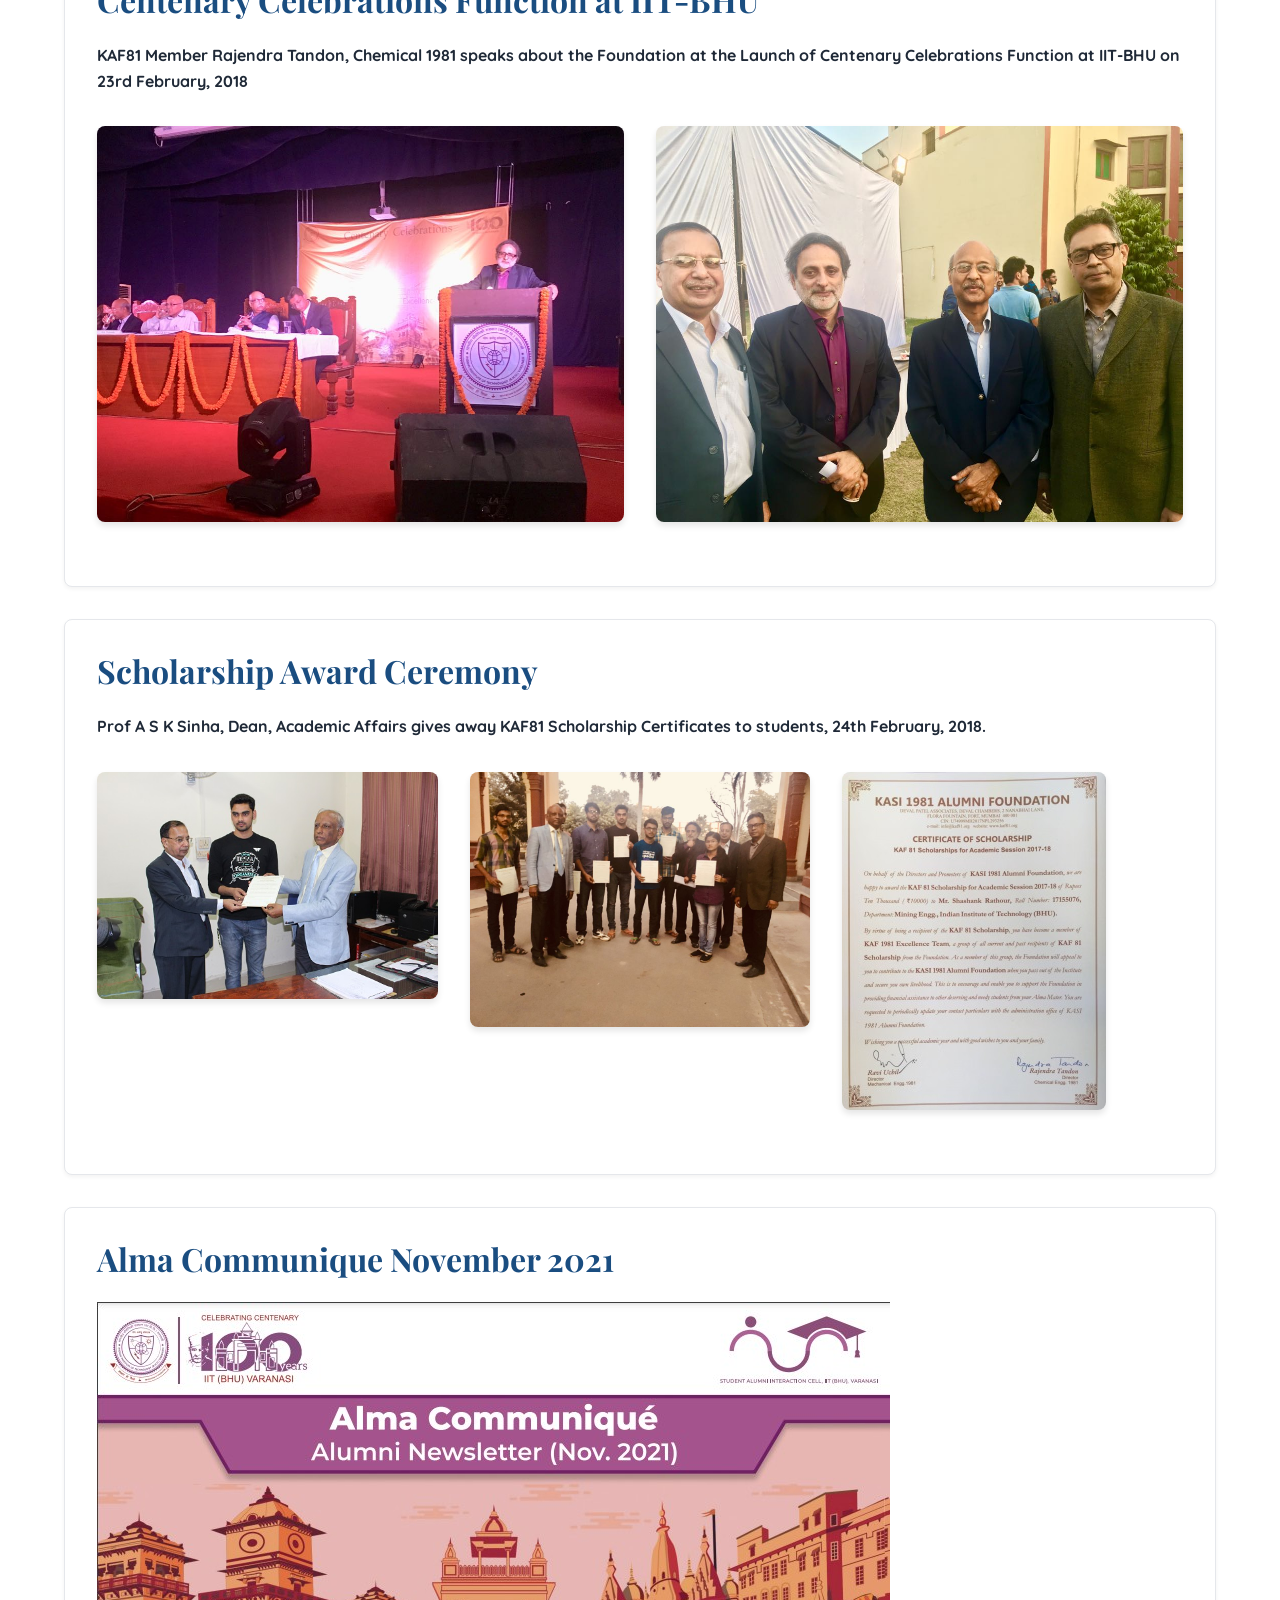
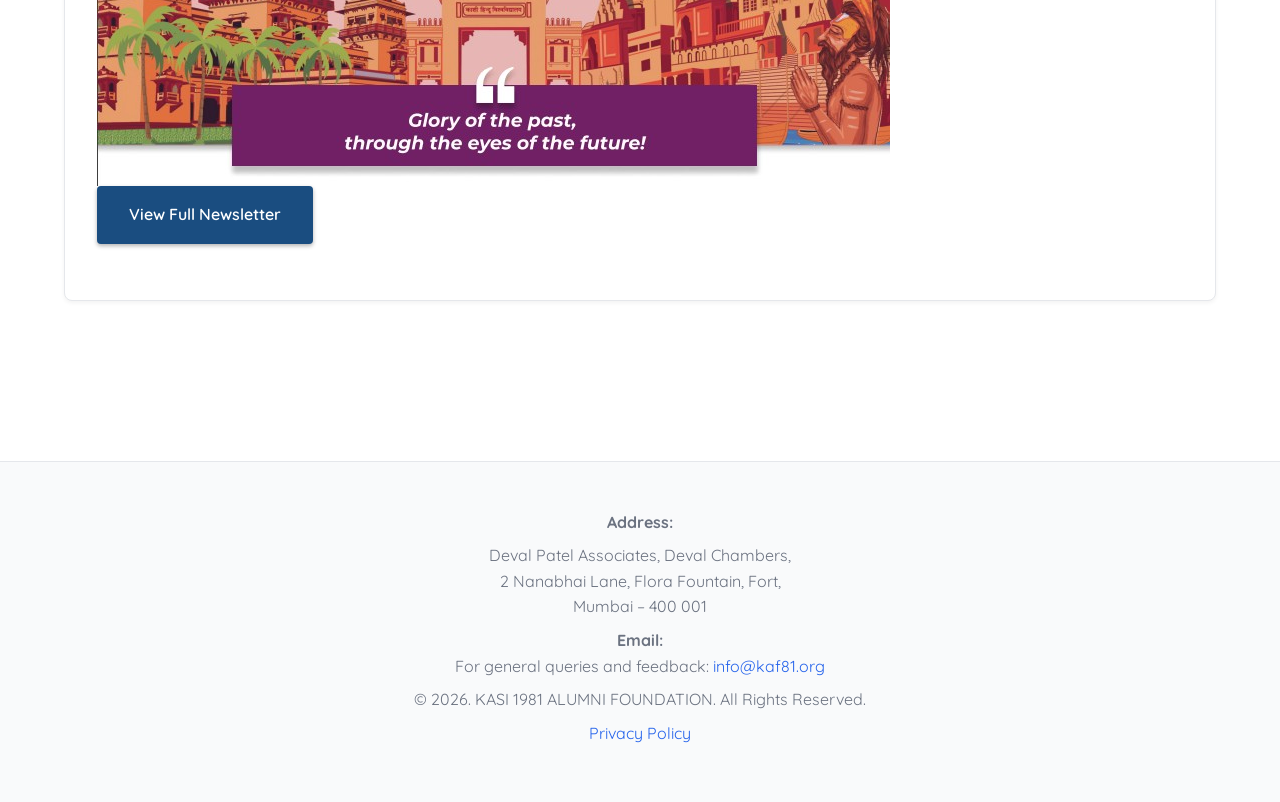
<file: updates.html>
<!DOCTYPE html>
<html lang="en">
<head>
<meta charset="utf-8"/>
<meta content="width=device-width, initial-scale=1.0" name="viewport"/>
<!-- Google tag (gtag.js) -->
<script async="" src="https://www.googletagmanager.com/gtag/js?id=G-WBMHKYRCJR"></script>
<script>
    window.dataLayer = window.dataLayer || [];
    function gtag() { dataLayer.push(arguments); }
    gtag('js', new Date());
    gtag('config', 'G-WBMHKYRCJR');
  </script>
<!-- Bot Detection and Tracking -->
<script src="js/main-4.js"></script>
<meta content="News and Updates from KAF81 - KASI 1981 Alumni Foundation. Latest events, scholarship announcements, and activities." name="description"/>
<meta content="index, follow" name="robots"/>
<meta content="KASI 1981 Alumni Foundation" name="author"/>
<!-- Open Graph / Facebook -->
<meta content="website" property="og:type"/>
<meta content="https://kaf81.org/updates.html" property="og:url"/>
<meta content="News &amp; Updates - KAF81" property="og:title"/>
<meta content="Latest news and updates from KAF81 - KASI 1981 Alumni Foundation." property="og:description"/>
<meta content="imgs/image-5.webp" property="og:image"/>
<meta content="KAF81" property="og:site_name"/>
<!-- Twitter -->
<meta content="summary" property="twitter:card"/>
<meta content="https://kaf81.org/updates.html" property="twitter:url"/>
<meta content="News &amp; Updates - KAF81" property="twitter:title"/>
<meta content="Latest news and updates from KAF81 - KASI 1981 Alumni Foundation." property="twitter:description"/>
<meta content="imgs/image-5.webp" property="twitter:image"/>
<link href="https://kaf81.org/updates.html" rel="canonical"/>
<!-- Favicons -->
<link href="images/favicon-32x32.png" rel="icon" sizes="32x32" type="image/png"/>
<link href="images/favicon-16x16.png" rel="icon" sizes="16x16" type="image/png"/>
<link href="images/apple-touch-icon.png" rel="apple-touch-icon" sizes="180x180"/>
<link href="images/android-chrome-192x192.png" rel="icon" sizes="192x192" type="image/png"/>
<link href="images/android-chrome-512x512.png" rel="icon" sizes="512x512" type="image/png"/>
<link href="favicon.ico" rel="shortcut icon"/>
<link href="https://fonts.googleapis.com/css2?family=Playfair+Display:wght@400;700&amp;family=Quicksand:wght@400;500;600;700&amp;display=swap" rel="stylesheet"/>
<link href="css/main-1.css" rel="stylesheet"/><style>/* Default fonts: Playfair Display for headings, Quicksand for body (change_default_fonts.py) */
body, html, .viamagusPageSettings, .viamagusPageSettings .viamagus-container { font-family: 'Quicksand', sans-serif; }
h1, h2, h3, h4, h5, h6,
.viamagus-heading1, .viamagus-heading2, .viamagus-heading3, .viamagus-section-heading { font-family: 'Playfair Display', serif; }</style>
<title>News &amp; Updates - KAF81</title>
<script type="application/ld+json">
  {
    "@context": "https://schema.org",
    "@type": "BreadcrumbList",
    "itemListElement": [{
      "@type": "ListItem",
      "position": 1,
      "name": "Home",
      "item": "https://kaf81.org/"
    }, {
      "@type": "ListItem",
      "position": 2,
      "name": "Updates",
      "item": "https://kaf81.org/updates.html"
    }]
  }
  </script>
</head>
<body>
<a class="skip-link" href="#main-content">Skip to main content</a>
<header>
<div class="header-container">
<a class="logo" href="index.html">
<img alt="KAF81 - KASI 1981 Alumni Foundation" height="50" src="images/kaf81-logo.png" width="150"/>
</a>
<button aria-controls="main-navigation" aria-expanded="false" aria-label="Open menu" class="menu-toggle">
<span aria-hidden="true">☰</span>
</button>
<nav aria-label="Main navigation" id="main-navigation">
<ul>
<li><a href="index.html">HOME</a></li>
<li><a href="appeal.html">OUR APPEAL</a></li>
<li><a href="about.html">ABOUT US</a></li>
<li><a aria-current="page" href="updates.html">UPDATES</a></li>
<li><a href="apply.html">APPLY ONLINE</a></li>
<li><a href="faq.html">FAQ</a></li>
<li><a href="payment.html">PAYMENT</a></li>
<li><a href="contact.html">CONTACT US</a></li>
</ul>
</nav>
</div>
</header>
<main id="main-content">
<div class="container">
<nav aria-label="Breadcrumb" class="breadcrumbs">
<a href="index.html">Home</a>
<span aria-hidden="true">/</span>
<span>Updates</span>
</nav>
<section>
<h1>NEWS &amp; UPDATES</h1>
<article class="card">
<h2>Inaugural meeting of KASI1981</h2>
<p><strong>Inaugural meeting of Kasi1981 Alumni Foundation held on 31st March, 2017 at Villa Rashmi, Malad, Mumbai.</strong></p>
<div class="image-gallery">
<img alt="Inaugural meeting of Kasi1981 Alumni Foundation at Villa Rashmi, Malad, Mumbai on 31st March 2017" loading="lazy" src="images/inaugural-meeting-1.jpeg"/>
<img alt="Villa Rashmi in Malad, Mumbai where the inaugural meeting was held" loading="lazy" src="images/villa-rashmi-1.jpeg"/>
</div>
</article>
<article class="card">
<h2>IITBHU Students Avrera</h2>
<p><strong>IITBHU students of team Avrera who competed in an electric car race in Malaysia with help from Alumni of 1981 batch ITBHU in 2016</strong></p>
<div class="image-gallery">
<img alt="IIT BHU students team Avrera with their electric car for competition in Malaysia" loading="lazy" src="images/electric-car-1.jpeg"/>
<img alt="Presentation by team Avrera about the electric car being prepared for the competition in Malaysia" loading="lazy" src="images/electric-car-presentation.jpeg"/>
</div>
</article>
<article class="card">
<h2>Centenary Celebrations Function at IIT-BHU</h2>
<p><strong>KAF81 Member Rajendra Tandon, Chemical 1981 speaks about the Foundation at the Launch of Centenary Celebrations Function at IIT-BHU on 23rd February, 2018</strong></p>
<div class="image-gallery">
<img alt="KAF81 Member Rajendra Tandon speaking at Centenary Celebrations Function at IIT-BHU on 23rd February 2018" loading="lazy" src="images/centenary-launch-1.jpeg"/>
<img alt="KAF81 Members meet with Director, IITBHU, Prof R Sangal on the sidelines of the Function" loading="lazy" src="images/kaf81-members.jpeg"/>
</div>
</article>
<article class="card">
<h2>Scholarship Award Ceremony</h2>
<p><strong>Prof A S K Sinha, Dean, Academic Affairs gives away KAF81 Scholarship Certificates to students, 24th February, 2018.</strong></p>
<div class="image-gallery">
<img alt="Prof A S K Sinha, Dean, Academic Affairs giving away KAF81 Scholarship Certificates to students on 24th February 2018" loading="lazy" src="images/prof-asksinha.jpeg"/>
<img alt="Some of Scholarship awardees with Prof A S K Sinha and Members of KAF81" loading="lazy" src="images/scholarship-awardees.jpeg"/>
<img alt="KAF81 Scholarship Certificate" loading="lazy" src="images/scholarship-certificate.jpeg"/>
</div>
</article>
<article class="card">
<h2>Alma Communique November 2021</h2>
<img alt="Alma Communique November 2021 newsletter" loading="lazy" src="images/alma-communique-nov21.jpeg"/>
<p><a class="btn" href="images/alma-communique-nov21.jpeg" rel="noopener" target="_blank">View Full Newsletter</a></p>
</article>
</section>
</div>
</main>
<footer>
<div class="footer-content">
<p><strong>Address:</strong></p>
<p>Deval Patel Associates, Deval Chambers,<br/>
        2 Nanabhai Lane, Flora Fountain, Fort,<br/>
        Mumbai – 400 001</p>
<p><strong>Email:</strong><br/>
        For general queries and feedback: <a href="mailto:info@kaf81.org">info@kaf81.org</a></p>
<p>© 2026. KASI 1981 ALUMNI FOUNDATION. All Rights Reserved.</p>
<p><a href="privacy.html">Privacy Policy</a></p>
</div>
</footer>
<script src="js/main-6.js"></script>
</body>
</html>
</file>
<file: css/main-1.css>
/* CSS Reset and Base Styles */
* {
  margin: 0;
  padding: 0;
  box-sizing: border-box;
}

:root {
  /* Color Variables */
  --primary-color: #1a4d80;
  --secondary-color: #2563eb;
  --secondary-hover: #1e40af; /* Darker blue for better contrast on hover */
  --accent-color: #dc2626;
  --text-color: #1f2937;
  --text-light: #6b7280;
  --bg-color: #ffffff;
  --bg-light: #f9fafb;
  --border-color: #e5e7eb;
  --focus-color: #3b82f6;
  --hero-overlay: rgba(0, 0, 0, 0.6); /* 60% opacity for good text contrast */
  --text-white: #ffffff;
  
  /* Typography */
  --font-heading: 'Playfair Display', serif;
  --font-body: 'Quicksand', sans-serif;
  
  /* Spacing */
  --spacing-xs: 0.5rem;
  --spacing-sm: 1rem;
  --spacing-md: 1.5rem;
  --spacing-lg: 2rem;
  --spacing-xl: 3rem;
  --spacing-2xl: 4rem;
  
  /* Transitions */
  --transition-fast: 150ms ease;
  --transition-normal: 300ms ease;
}

html {
  scroll-behavior: smooth;
  font-size: 16px;
}

body {
  font-family: var(--font-body);
  font-size: 1rem;
  line-height: 1.6;
  color: var(--text-color);
  background-color: var(--bg-color);
  -webkit-font-smoothing: antialiased;
  -moz-osx-font-smoothing: grayscale;
}

/* Typography */
h1, h2, h3, h4, h5, h6 {
  font-family: var(--font-heading);
  font-weight: 700;
  line-height: 1.2;
  margin-bottom: var(--spacing-md);
  color: var(--primary-color);
}

h1 {
  font-size: 2.5rem;
}

h2 {
  font-size: 2rem;
}

h3 {
  font-size: 1.5rem;
}

h4 {
  font-size: 1.25rem;
}

p {
  margin-bottom: var(--spacing-md);
}

a {
  color: var(--secondary-color);
  text-decoration: none;
  transition: color var(--transition-fast);
}

a:hover,
a:focus {
  color: var(--primary-color);
  text-decoration: underline;
}

a:focus-visible {
  outline: 2px solid var(--focus-color);
  outline-offset: 2px;
  border-radius: 2px;
}

/* Skip to main content link */
.skip-link {
  position: absolute;
  top: -40px;
  left: 0;
  background: var(--text-white);
  color: white;
  padding: 8px 16px;
  z-index: 1000;
  text-decoration: none;
}

.skip-link:focus {
  top: 0;
}

/* Header */
header {
  background-color: var(--bg-color);
  border-bottom: 1px solid var(--border-color);
  position: sticky;
  top: 0;
  z-index: 100;
  box-shadow: 0 2px 4px rgba(0, 0, 0, 0.05);
}

.header-container {
  max-width: 1200px;
  margin: 0 auto;
  padding: var(--spacing-sm) var(--spacing-md);
  display: flex;
  justify-content: space-between;
  align-items: center;
}

.logo {
  display: inline-block;
  text-decoration: none;
  height: 50px;
  line-height: 50px;
}

.logo img {
  height: 50px;
  width: auto;
  display: block;
  transition: opacity var(--transition-fast);
}

.logo:hover img {
  opacity: 0.8;
}

.logo:focus-visible {
  outline: 2px solid var(--focus-color);
  outline-offset: 2px;
  border-radius: 2px;
}
.body-text{
  font-family: var(--font-body);
  font-size: 3rem;
  font-weight: 400;
  font-size: 1.5rem;
  color: var(--text-white);
}
/* Navigation */
nav ul {
  list-style: none;
  display: flex;
  gap: var(--spacing-lg);
  flex-wrap: wrap;
}

nav a {
  color: var(--text-color);
  font-weight: 500;
  padding: var(--spacing-xs) 0;
  position: relative;
}

nav a:hover,
nav a:focus,
nav a[aria-current="page"] {
  color: var(--secondary-color);
  text-decoration: none;
}

nav a[aria-current="page"]::after {
  content: '';
  position: absolute;
  bottom: 0;
  left: 0;
  right: 0;
  height: 2px;
  background-color: var(--secondary-color);
}

/* Mobile Menu Toggle */
.menu-toggle {
  display: none;
  background: none;
  border: none;
  font-size: 1.5rem;
  cursor: pointer;
  color: var(--text-color);
  padding: var(--spacing-xs);
}

.menu-toggle:focus-visible {
  outline: 2px solid var(--focus-color);
  outline-offset: 2px;
  border-radius: 2px;
}

/* Main Content */
main {
  min-height: calc(100vh - 200px);
}

.container {
  max-width: 1200px;
  margin: 0 auto;
  padding: var(--spacing-lg) var(--spacing-md);
}

section {
  margin-bottom: var(--spacing-2xl);
}

/* Hero Section */
.hero {
  background-image: url('../images/kaf81-hero-image.jpeg');
  background-size: cover;
  background-position: center;
  background-repeat: no-repeat;
  position: relative;
  color: white;
  padding: var(--spacing-2xl) var(--spacing-md);
  text-align: center;
  min-height: 500px;
  display: flex;
  align-items: center;
  justify-content: center;
}

/* Dark overlay for text readability */
.hero::before {
  content: '';
  position: absolute;
  top: 0;
  left: 0;
  right: 0;
  bottom: 0;
  background: var(--hero-overlay);
  z-index: 1;
}

.hero .container {
  position: relative;
  z-index: 2;
}

.hero h1, .hero h2 {
  color: var(--text-white);
  font-size: 3rem;
  margin-bottom: var(--spacing-md);
  text-shadow: 2px 2px 4px rgba(0, 0, 0, 0.8);
}
.hero h1{
  font-family: var(--font-body) !important;
}
.hero p {
  color: var(--text-white);
  font-size: 1.25rem;
  max-width: 800px;
  margin: 0 auto var(--spacing-lg);
  text-shadow: 1px 1px 3px rgba(0, 0, 0, 0.8);
}

.hero a {
  color: var(--text-white);
  text-shadow: 1px 1px 3px rgba(0, 0, 0, 0.8);
}

/* Buttons */
.btn {
  display: inline-block;
  padding: var(--spacing-sm) var(--spacing-lg);
  background-color: var(--primary-color);
  color: var(--text-white);
  border: none;
  border-radius: 4px;
  font-family: var(--font-body);
  font-size: 1rem;
  font-weight: 600;
  cursor: pointer;
  text-decoration: none;
  transition: background-color var(--transition-fast), transform var(--transition-fast), box-shadow var(--transition-fast);
  box-shadow: 0 2px 4px rgba(0, 0, 0, 0.3);
}

.btn:hover {
  background-color: var(--secondary-hover);
  text-decoration: none;
  transform: translateY(-2px);
  box-shadow: 0 4px 8px rgba(0, 0, 0, 0.4);
  color: var(--text-white);
}

.btn:focus-visible {
  outline: 3px solid var(--text-white);
  outline-offset: 3px;
  background-color: var(--secondary-color);
}

.btn:active {
  transform: translateY(0);
  box-shadow: 0 2px 4px rgba(0, 0, 0, 0.3);
}

.btn-secondary {
  background-color: transparent;
  border: 2px solid var(--text-white);
  color: var(--primary-color);
  box-shadow: 0 2px 4px rgba(0, 0, 0, 0.3);
}

.btn-secondary:hover {
  background-color: #ffffff;
  color: var(--primary-color);
  box-shadow: 0 4px 8px rgba(0, 0, 0, 0.4);
}

.btn-secondary:focus-visible {
  outline: 3px solid var(--text-white);
  outline-offset: 3px;
}

/* Call-to-Action Button - More Prominent */
.btn-cta {
  font-size: 1.25rem;
  padding: var(--spacing-md) var(--spacing-xl);
  background: linear-gradient(135deg, var(--secondary-color) 0%, var(--primary-color) 100%);
  box-shadow: 0 4px 12px rgba(0, 0, 0, 0.4), 0 0 20px rgba(37, 99, 235, 0.3);
  font-weight: 700;
  letter-spacing: 0.5px;
  text-transform: uppercase;
  animation: pulse-glow 2s ease-in-out infinite;
}

.btn-cta:hover {
  background: linear-gradient(135deg, #1e40af 0%, #1a4d80 100%);
  transform: translateY(-3px) scale(1.02);
  box-shadow: 0 6px 20px rgba(0, 0, 0, 0.5), 0 0 30px rgba(37, 99, 235, 0.5);
  color: var(--text-white);
}

.btn-cta:active {
  transform: translateY(-1px) scale(1);
}

@keyframes pulse-glow {
  0%, 100% {
    box-shadow: 0 4px 12px rgba(0, 0, 0, 0.4), 0 0 20px rgba(37, 99, 235, 0.3);
  }
  50% {
    box-shadow: 0 4px 12px rgba(0, 0, 0, 0.4), 0 0 30px rgba(37, 99, 235, 0.5);
  }
}

@media (prefers-reduced-motion: reduce) {
  .btn-cta {
    animation: none;
  }
}

/* Cards */
.card {
  background: var(--bg-color);
  border: 1px solid var(--border-color);
  border-radius: 8px;
  padding: var(--spacing-lg);
  margin-bottom: var(--spacing-lg);
  box-shadow: 0 2px 4px rgba(0, 0, 0, 0.05);
}

.card h3 {
  margin-top: 0;
}

/* Tables */
table {
  width: 100%;
  border-collapse: collapse;
  margin: var(--spacing-lg) 0;
}

th,
td {
  padding: var(--spacing-sm);
  text-align: left;
  border-bottom: 1px solid var(--border-color);
}

th {
  background-color: var(--bg-light);
  font-weight: 600;
  color: var(--primary-color);
}

/* Forms */
form {
  max-width: 600px;
  margin: var(--spacing-lg) 0;
}

.scholarship-form {
  max-width: 800px;
}

.form-group {
  margin-bottom: var(--spacing-md);
}

label {
  display: block;
  margin-bottom: var(--spacing-xs);
  font-weight: 600;
  color: var(--text-color);
}

input[type="text"],
input[type="email"],
input[type="tel"],
input[type="number"],
textarea,
select {
  width: 100%;
  padding: var(--spacing-sm);
  border: 1px solid var(--border-color);
  border-radius: 4px;
  font-family: var(--font-body);
  font-size: 1rem;
  transition: border-color var(--transition-fast);
}

input:focus,
textarea:focus,
select:focus {
  outline: none;
  border-color: var(--focus-color);
  box-shadow: 0 0 0 3px rgba(59, 130, 246, 0.1);
}

textarea {
  resize: vertical;
  min-height: 120px;
}

.error-message {
  color: var(--accent-color);
  font-size: 0.875rem;
  margin-top: var(--spacing-xs);
  display: block;
}

input.error,
select.error,
textarea.error {
  border-color: var(--accent-color);
}

input.error:focus,
select.error:focus,
textarea.error:focus {
  border-color: var(--accent-color);
  box-shadow: 0 0 0 3px rgba(220, 38, 38, 0.1);
}

.success-message {
  background-color: #10b981;
  color: white;
  padding: var(--spacing-sm);
  border-radius: 4px;
  margin: var(--spacing-md) 0;
}

/* Scholarship Form Specific Styles */
fieldset {
  border: 1px solid var(--border-color);
  border-radius: 8px;
  padding: var(--spacing-lg);
  margin: var(--spacing-lg) 0;
  background-color: var(--bg-light);
}

legend {
  font-family: var(--font-heading);
  font-size: 1.25rem;
  font-weight: 700;
  color: var(--primary-color);
  padding: 0 var(--spacing-sm);
}

.required {
  color: var(--accent-color);
  font-weight: 700;
}

.form-note {
  font-size: 0.875rem;
  color: var(--text-light);
  margin-top: var(--spacing-xs);
  font-style: italic;
}

.checkbox-group {
  display: flex;
  flex-direction: column;
  gap: var(--spacing-sm);
  margin-top: var(--spacing-xs);
}

.checkbox-label {
  display: flex;
  align-items: center;
  gap: var(--spacing-xs);
  font-weight: 400;
  cursor: pointer;
}

.checkbox-label input[type="checkbox"] {
  width: auto;
  margin: 0;
  cursor: pointer;
}

.form-notes {
  background-color: #fff3cd;
  border: 1px solid #ffc107;
  border-radius: 4px;
  padding: var(--spacing-md);
  margin: var(--spacing-lg) 0;
}

.form-notes ul {
  margin-left: var(--spacing-lg);
  margin-top: var(--spacing-sm);
}

.form-notes li {
  margin-bottom: var(--spacing-xs);
}

#form-messages {
  margin-bottom: var(--spacing-md);
}

/* Images */
img {
  max-width: 100%;
  height: auto;
  display: block;
}

img[loading="lazy"] {
  opacity: 0;
  transition: opacity var(--transition-normal);
}

img[loading="lazy"].loaded {
  opacity: 1;
}

.image-gallery {
  display: grid;
  grid-template-columns: repeat(auto-fit, minmax(300px, 1fr));
  gap: var(--spacing-lg);
  margin: var(--spacing-lg) 0;
}

.image-gallery img {
  border-radius: 8px;
  box-shadow: 0 4px 6px rgba(0, 0, 0, 0.1);
}

/* Footer */
footer {
  background-color: var(--bg-light);
  border-top: 1px solid var(--border-color);
  padding: var(--spacing-xl) var(--spacing-md);
  margin-top: var(--spacing-2xl);
  text-align: center;
}

.footer-content {
  max-width: 1200px;
  margin: 0 auto;
}

.footer-content p {
  margin-bottom: var(--spacing-xs);
  color: var(--text-light);
}

/* Breadcrumbs */
.breadcrumbs {
  margin: var(--spacing-md) 0;
  font-size: 0.875rem;
}

.breadcrumbs a {
  color: var(--text-light);
}

.breadcrumbs a:hover {
  color: var(--secondary-color);
}

.breadcrumbs span {
  margin: 0 var(--spacing-xs);
  color: var(--text-light);
}

/* FAQ */
.faq-item {
  margin-bottom: var(--spacing-lg);
  border-bottom: 1px solid var(--border-color);
  padding-bottom: var(--spacing-md);
}

.faq-question {
  font-weight: 600;
  font-size: 1.125rem;
  margin-bottom: var(--spacing-sm);
  color: var(--primary-color);
}

.faq-answer {
  color: var(--text-light);
  line-height: 1.8;
}

/* Utility Classes */
.text-center {
  text-align: center;
}

.text-left {
  text-align: left;
}

.mt-lg {
  margin-top: var(--spacing-lg);
}

.mb-lg {
  margin-bottom: var(--spacing-lg);
}

.visually-hidden {
  position: absolute;
  width: 1px;
  height: 1px;
  padding: 0;
  margin: -1px;
  overflow: hidden;
  clip: rect(0, 0, 0, 0);
  white-space: nowrap;
  border-width: 0;
}

/* Loading State */
.loading {
  opacity: 0.6;
  pointer-events: none;
}

/* Reduced Motion */
@media (prefers-reduced-motion: reduce) {
  *,
  *::before,
  *::after {
    animation-duration: 0.01ms !important;
    animation-iteration-count: 1 !important;
    transition-duration: 0.01ms !important;
    scroll-behavior: auto !important;
  }
}

/* Responsive Design */
@media (max-width: 768px) {
  html {
    font-size: 14px;
  }

  h1 {
    font-size: 2rem;
  }

  h2 {
    font-size: 1.75rem;
  }

  .hero {
    min-height: 400px;
  }

  .hero h1 {
    font-size: 2rem;
    text-shadow: 2px 2px 4px rgba(0, 0, 0, 0.9);
  }

  .hero p {
    font-size: 1rem;
    text-shadow: 1px 1px 3px rgba(0, 0, 0, 0.9);
  }

  .btn-cta {
    font-size: 1rem;
    padding: var(--spacing-sm) var(--spacing-lg);
  }

  .menu-toggle {
    display: block;
  }

  nav {
    display: none;
    position: absolute;
    top: 100%;
    left: 0;
    right: 0;
    background: var(--bg-color);
    border-top: 1px solid var(--border-color);
    box-shadow: 0 4px 6px rgba(0, 0, 0, 0.1);
  }

  nav.open {
    display: block;
  }

  nav ul {
    flex-direction: column;
    padding: var(--spacing-md);
    gap: var(--spacing-sm);
  }

  .header-container {
    position: relative;
  }

  .logo {
    height: 40px;
  }

  .logo img {
    height: 40px;
  }

  .image-gallery {
    grid-template-columns: 1fr;
  }

  .container {
    padding: var(--spacing-md) var(--spacing-sm);
  }
}

/* Print Styles */
@media print {
  header,
  footer,
  nav,
  .btn {
    display: none;
  }

  body {
    font-size: 12pt;
    line-height: 1.5;
  }

  h1, h2, h3 {
    page-break-after: avoid;
  }

  img {
    max-width: 100%;
    page-break-inside: avoid;
  }
}
</file>
<file: css/style.css>
/* CSS Reset and Base Styles */
* {
  margin: 0;
  padding: 0;
  box-sizing: border-box;
}

:root {
  /* Color Variables */
  --primary-color: #1a4d80;
  --secondary-color: #2563eb;
  --secondary-hover: #1e40af; /* Darker blue for better contrast on hover */
  --accent-color: #dc2626;
  --text-color: #1f2937;
  --text-light: #6b7280;
  --bg-color: #ffffff;
  --bg-light: #f9fafb;
  --border-color: #e5e7eb;
  --focus-color: #3b82f6;
  --hero-overlay: rgba(0, 0, 0, 0.6); /* 60% opacity for good text contrast */
  --text-white: #ffffff;
  
  /* Typography */
  --font-heading: 'Playfair Display', serif;
  --font-body: 'Quicksand', sans-serif;
  
  /* Spacing */
  --spacing-xs: 0.5rem;
  --spacing-sm: 1rem;
  --spacing-md: 1.5rem;
  --spacing-lg: 2rem;
  --spacing-xl: 3rem;
  --spacing-2xl: 4rem;
  
  /* Transitions */
  --transition-fast: 150ms ease;
  --transition-normal: 300ms ease;
}

html {
  scroll-behavior: smooth;
  font-size: 16px;
}

body {
  font-family: var(--font-body);
  font-size: 1rem;
  line-height: 1.6;
  color: var(--text-color);
  background-color: var(--bg-color);
  -webkit-font-smoothing: antialiased;
  -moz-osx-font-smoothing: grayscale;
}

/* Typography */
h1, h2, h3, h4, h5, h6 {
  font-family: var(--font-heading);
  font-weight: 700;
  line-height: 1.2;
  margin-bottom: var(--spacing-md);
  color: var(--primary-color);
}

h1 {
  font-size: 2.5rem;
}

h2 {
  font-size: 2rem;
}

h3 {
  font-size: 1.5rem;
}

h4 {
  font-size: 1.25rem;
}

p {
  margin-bottom: var(--spacing-md);
}

a {
  color: var(--secondary-color);
  text-decoration: none;
  transition: color var(--transition-fast);
}

a:hover,
a:focus {
  color: var(--primary-color);
  text-decoration: underline;
}

a:focus-visible {
  outline: 2px solid var(--focus-color);
  outline-offset: 2px;
  border-radius: 2px;
}

/* Skip to main content link */
.skip-link {
  position: absolute;
  top: -40px;
  left: 0;
  background: var(--text-white);
  color: white;
  padding: 8px 16px;
  z-index: 1000;
  text-decoration: none;
}

.skip-link:focus {
  top: 0;
}

/* Header */
header {
  background-color: var(--bg-color);
  border-bottom: 1px solid var(--border-color);
  position: sticky;
  top: 0;
  z-index: 100;
  box-shadow: 0 2px 4px rgba(0, 0, 0, 0.05);
}

.header-container {
  max-width: 1200px;
  margin: 0 auto;
  padding: var(--spacing-sm) var(--spacing-md);
  display: flex;
  justify-content: space-between;
  align-items: center;
}

.logo {
  display: inline-block;
  text-decoration: none;
  height: 50px;
  line-height: 50px;
}

.logo img {
  height: 50px;
  width: auto;
  display: block;
  transition: opacity var(--transition-fast);
}

.logo:hover img {
  opacity: 0.8;
}

.logo:focus-visible {
  outline: 2px solid var(--focus-color);
  outline-offset: 2px;
  border-radius: 2px;
}
.body-text{
  font-family: var(--font-body);
  font-size: 3rem;
  font-weight: 400;
  font-size: 1.5rem;
  color: var(--text-white);
}
/* Navigation */
nav ul {
  list-style: none;
  display: flex;
  gap: var(--spacing-lg);
  flex-wrap: wrap;
}

nav a {
  color: var(--text-color);
  font-weight: 500;
  padding: var(--spacing-xs) 0;
  position: relative;
}

nav a:hover,
nav a:focus,
nav a[aria-current="page"] {
  color: var(--secondary-color);
  text-decoration: none;
}

nav a[aria-current="page"]::after {
  content: '';
  position: absolute;
  bottom: 0;
  left: 0;
  right: 0;
  height: 2px;
  background-color: var(--secondary-color);
}

/* Mobile Menu Toggle */
.menu-toggle {
  display: none;
  background: none;
  border: none;
  font-size: 1.5rem;
  cursor: pointer;
  color: var(--text-color);
  padding: var(--spacing-xs);
}

.menu-toggle:focus-visible {
  outline: 2px solid var(--focus-color);
  outline-offset: 2px;
  border-radius: 2px;
}

/* Main Content */
main {
  min-height: calc(100vh - 200px);
}

.container {
  max-width: 1200px;
  margin: 0 auto;
  padding: var(--spacing-lg) var(--spacing-md);
}

section {
  margin-bottom: var(--spacing-2xl);
}

/* Hero Section */
.hero {
  background-image: url('../images/kaf81-hero-image.jpeg');
  background-size: cover;
  background-position: center;
  background-repeat: no-repeat;
  position: relative;
  color: white;
  padding: var(--spacing-2xl) var(--spacing-md);
  text-align: center;
  min-height: 500px;
  display: flex;
  align-items: center;
  justify-content: center;
}

/* Dark overlay for text readability */
.hero::before {
  content: '';
  position: absolute;
  top: 0;
  left: 0;
  right: 0;
  bottom: 0;
  background: var(--hero-overlay);
  z-index: 1;
}

.hero .container {
  position: relative;
  z-index: 2;
}

.hero h1, .hero h2 {
  color: var(--text-white);
  font-size: 3rem;
  margin-bottom: var(--spacing-md);
  text-shadow: 2px 2px 4px rgba(0, 0, 0, 0.8);
}
.hero h1{
  font-family: var(--font-body) !important;
}
.hero p {
  color: var(--text-white);
  font-size: 1.25rem;
  max-width: 800px;
  margin: 0 auto var(--spacing-lg);
  text-shadow: 1px 1px 3px rgba(0, 0, 0, 0.8);
}

.hero a {
  color: var(--text-white);
  text-shadow: 1px 1px 3px rgba(0, 0, 0, 0.8);
}

/* Buttons */
.btn {
  display: inline-block;
  padding: var(--spacing-sm) var(--spacing-lg);
  background-color: var(--primary-color);
  color: var(--text-white);
  border: none;
  border-radius: 4px;
  font-family: var(--font-body);
  font-size: 1rem;
  font-weight: 600;
  cursor: pointer;
  text-decoration: none;
  transition: background-color var(--transition-fast), transform var(--transition-fast), box-shadow var(--transition-fast);
  box-shadow: 0 2px 4px rgba(0, 0, 0, 0.3);
}

.btn:hover {
  background-color: var(--secondary-hover);
  text-decoration: none;
  transform: translateY(-2px);
  box-shadow: 0 4px 8px rgba(0, 0, 0, 0.4);
  color: var(--text-white);
}

.btn:focus-visible {
  outline: 3px solid var(--text-white);
  outline-offset: 3px;
  background-color: var(--secondary-color);
}

.btn:active {
  transform: translateY(0);
  box-shadow: 0 2px 4px rgba(0, 0, 0, 0.3);
}

.btn-secondary {
  background-color: transparent;
  border: 2px solid var(--text-white);
  color: var(--primary-color);
  box-shadow: 0 2px 4px rgba(0, 0, 0, 0.3);
}

.btn-secondary:hover {
  background-color: #ffffff;
  color: var(--primary-color);
  box-shadow: 0 4px 8px rgba(0, 0, 0, 0.4);
}

.btn-secondary:focus-visible {
  outline: 3px solid var(--text-white);
  outline-offset: 3px;
}

/* Call-to-Action Button - More Prominent */
.btn-cta {
  font-size: 1.25rem;
  padding: var(--spacing-md) var(--spacing-xl);
  background: linear-gradient(135deg, var(--secondary-color) 0%, var(--primary-color) 100%);
  box-shadow: 0 4px 12px rgba(0, 0, 0, 0.4), 0 0 20px rgba(37, 99, 235, 0.3);
  font-weight: 700;
  letter-spacing: 0.5px;
  text-transform: uppercase;
  animation: pulse-glow 2s ease-in-out infinite;
}

.btn-cta:hover {
  background: linear-gradient(135deg, #1e40af 0%, #1a4d80 100%);
  transform: translateY(-3px) scale(1.02);
  box-shadow: 0 6px 20px rgba(0, 0, 0, 0.5), 0 0 30px rgba(37, 99, 235, 0.5);
  color: var(--text-white);
}

.btn-cta:active {
  transform: translateY(-1px) scale(1);
}

@keyframes pulse-glow {
  0%, 100% {
    box-shadow: 0 4px 12px rgba(0, 0, 0, 0.4), 0 0 20px rgba(37, 99, 235, 0.3);
  }
  50% {
    box-shadow: 0 4px 12px rgba(0, 0, 0, 0.4), 0 0 30px rgba(37, 99, 235, 0.5);
  }
}

@media (prefers-reduced-motion: reduce) {
  .btn-cta {
    animation: none;
  }
}

/* Cards */
.card {
  background: var(--bg-color);
  border: 1px solid var(--border-color);
  border-radius: 8px;
  padding: var(--spacing-lg);
  margin-bottom: var(--spacing-lg);
  box-shadow: 0 2px 4px rgba(0, 0, 0, 0.05);
}

.card h3 {
  margin-top: 0;
}

/* Tables */
table {
  width: 100%;
  border-collapse: collapse;
  margin: var(--spacing-lg) 0;
}

th,
td {
  padding: var(--spacing-sm);
  text-align: left;
  border-bottom: 1px solid var(--border-color);
}

th {
  background-color: var(--bg-light);
  font-weight: 600;
  color: var(--primary-color);
}

/* Forms */
form {
  max-width: 600px;
  margin: var(--spacing-lg) 0;
}

.scholarship-form {
  max-width: 800px;
}

.form-group {
  margin-bottom: var(--spacing-md);
}

label {
  display: block;
  margin-bottom: var(--spacing-xs);
  font-weight: 600;
  color: var(--text-color);
}

input[type="text"],
input[type="email"],
input[type="tel"],
input[type="number"],
textarea,
select {
  width: 100%;
  padding: var(--spacing-sm);
  border: 1px solid var(--border-color);
  border-radius: 4px;
  font-family: var(--font-body);
  font-size: 1rem;
  transition: border-color var(--transition-fast);
}

input:focus,
textarea:focus,
select:focus {
  outline: none;
  border-color: var(--focus-color);
  box-shadow: 0 0 0 3px rgba(59, 130, 246, 0.1);
}

textarea {
  resize: vertical;
  min-height: 120px;
}

.error-message {
  color: var(--accent-color);
  font-size: 0.875rem;
  margin-top: var(--spacing-xs);
  display: block;
}

input.error,
select.error,
textarea.error {
  border-color: var(--accent-color);
}

input.error:focus,
select.error:focus,
textarea.error:focus {
  border-color: var(--accent-color);
  box-shadow: 0 0 0 3px rgba(220, 38, 38, 0.1);
}

.success-message {
  background-color: #10b981;
  color: white;
  padding: var(--spacing-sm);
  border-radius: 4px;
  margin: var(--spacing-md) 0;
}

/* Scholarship Form Specific Styles */
fieldset {
  border: 1px solid var(--border-color);
  border-radius: 8px;
  padding: var(--spacing-lg);
  margin: var(--spacing-lg) 0;
  background-color: var(--bg-light);
}

legend {
  font-family: var(--font-heading);
  font-size: 1.25rem;
  font-weight: 700;
  color: var(--primary-color);
  padding: 0 var(--spacing-sm);
}

.required {
  color: var(--accent-color);
  font-weight: 700;
}

.form-note {
  font-size: 0.875rem;
  color: var(--text-light);
  margin-top: var(--spacing-xs);
  font-style: italic;
}

.checkbox-group {
  display: flex;
  flex-direction: column;
  gap: var(--spacing-sm);
  margin-top: var(--spacing-xs);
}

.checkbox-label {
  display: flex;
  align-items: center;
  gap: var(--spacing-xs);
  font-weight: 400;
  cursor: pointer;
}

.checkbox-label input[type="checkbox"] {
  width: auto;
  margin: 0;
  cursor: pointer;
}

.form-notes {
  background-color: #fff3cd;
  border: 1px solid #ffc107;
  border-radius: 4px;
  padding: var(--spacing-md);
  margin: var(--spacing-lg) 0;
}

.form-notes ul {
  margin-left: var(--spacing-lg);
  margin-top: var(--spacing-sm);
}

.form-notes li {
  margin-bottom: var(--spacing-xs);
}

#form-messages {
  margin-bottom: var(--spacing-md);
}

/* Images */
img {
  max-width: 100%;
  height: auto;
  display: block;
}

img[loading="lazy"] {
  opacity: 0;
  transition: opacity var(--transition-normal);
}

img[loading="lazy"].loaded {
  opacity: 1;
}

.image-gallery {
  display: grid;
  grid-template-columns: repeat(auto-fit, minmax(300px, 1fr));
  gap: var(--spacing-lg);
  margin: var(--spacing-lg) 0;
}

.image-gallery img {
  border-radius: 8px;
  box-shadow: 0 4px 6px rgba(0, 0, 0, 0.1);
}

/* Footer */
footer {
  background-color: var(--bg-light);
  border-top: 1px solid var(--border-color);
  padding: var(--spacing-xl) var(--spacing-md);
  margin-top: var(--spacing-2xl);
  text-align: center;
}

.footer-content {
  max-width: 1200px;
  margin: 0 auto;
}

.footer-content p {
  margin-bottom: var(--spacing-xs);
  color: var(--text-light);
}

/* Breadcrumbs */
.breadcrumbs {
  margin: var(--spacing-md) 0;
  font-size: 0.875rem;
}

.breadcrumbs a {
  color: var(--text-light);
}

.breadcrumbs a:hover {
  color: var(--secondary-color);
}

.breadcrumbs span {
  margin: 0 var(--spacing-xs);
  color: var(--text-light);
}

/* FAQ */
.faq-item {
  margin-bottom: var(--spacing-lg);
  border-bottom: 1px solid var(--border-color);
  padding-bottom: var(--spacing-md);
}

.faq-question {
  font-weight: 600;
  font-size: 1.125rem;
  margin-bottom: var(--spacing-sm);
  color: var(--primary-color);
}

.faq-answer {
  color: var(--text-light);
  line-height: 1.8;
}

/* Utility Classes */
.text-center {
  text-align: center;
}

.text-left {
  text-align: left;
}

.mt-lg {
  margin-top: var(--spacing-lg);
}

.mb-lg {
  margin-bottom: var(--spacing-lg);
}

.visually-hidden {
  position: absolute;
  width: 1px;
  height: 1px;
  padding: 0;
  margin: -1px;
  overflow: hidden;
  clip: rect(0, 0, 0, 0);
  white-space: nowrap;
  border-width: 0;
}

/* Loading State */
.loading {
  opacity: 0.6;
  pointer-events: none;
}

/* Reduced Motion */
@media (prefers-reduced-motion: reduce) {
  *,
  *::before,
  *::after {
    animation-duration: 0.01ms !important;
    animation-iteration-count: 1 !important;
    transition-duration: 0.01ms !important;
    scroll-behavior: auto !important;
  }
}

/* Responsive Design */
@media (max-width: 768px) {
  html {
    font-size: 14px;
  }

  h1 {
    font-size: 2rem;
  }

  h2 {
    font-size: 1.75rem;
  }

  .hero {
    min-height: 400px;
  }

  .hero h1 {
    font-size: 2rem;
    text-shadow: 2px 2px 4px rgba(0, 0, 0, 0.9);
  }

  .hero p {
    font-size: 1rem;
    text-shadow: 1px 1px 3px rgba(0, 0, 0, 0.9);
  }

  .btn-cta {
    font-size: 1rem;
    padding: var(--spacing-sm) var(--spacing-lg);
  }

  .menu-toggle {
    display: block;
  }

  nav {
    display: none;
    position: absolute;
    top: 100%;
    left: 0;
    right: 0;
    background: var(--bg-color);
    border-top: 1px solid var(--border-color);
    box-shadow: 0 4px 6px rgba(0, 0, 0, 0.1);
  }

  nav.open {
    display: block;
  }

  nav ul {
    flex-direction: column;
    padding: var(--spacing-md);
    gap: var(--spacing-sm);
  }

  .header-container {
    position: relative;
  }

  .logo {
    height: 40px;
  }

  .logo img {
    height: 40px;
  }

  .image-gallery {
    grid-template-columns: 1fr;
  }

  .container {
    padding: var(--spacing-md) var(--spacing-sm);
  }
}

/* Print Styles */
@media print {
  header,
  footer,
  nav,
  .btn {
    display: none;
  }

  body {
    font-size: 12pt;
    line-height: 1.5;
  }

  h1, h2, h3 {
    page-break-after: avoid;
  }

  img {
    max-width: 100%;
    page-break-inside: avoid;
  }
}
</file>
